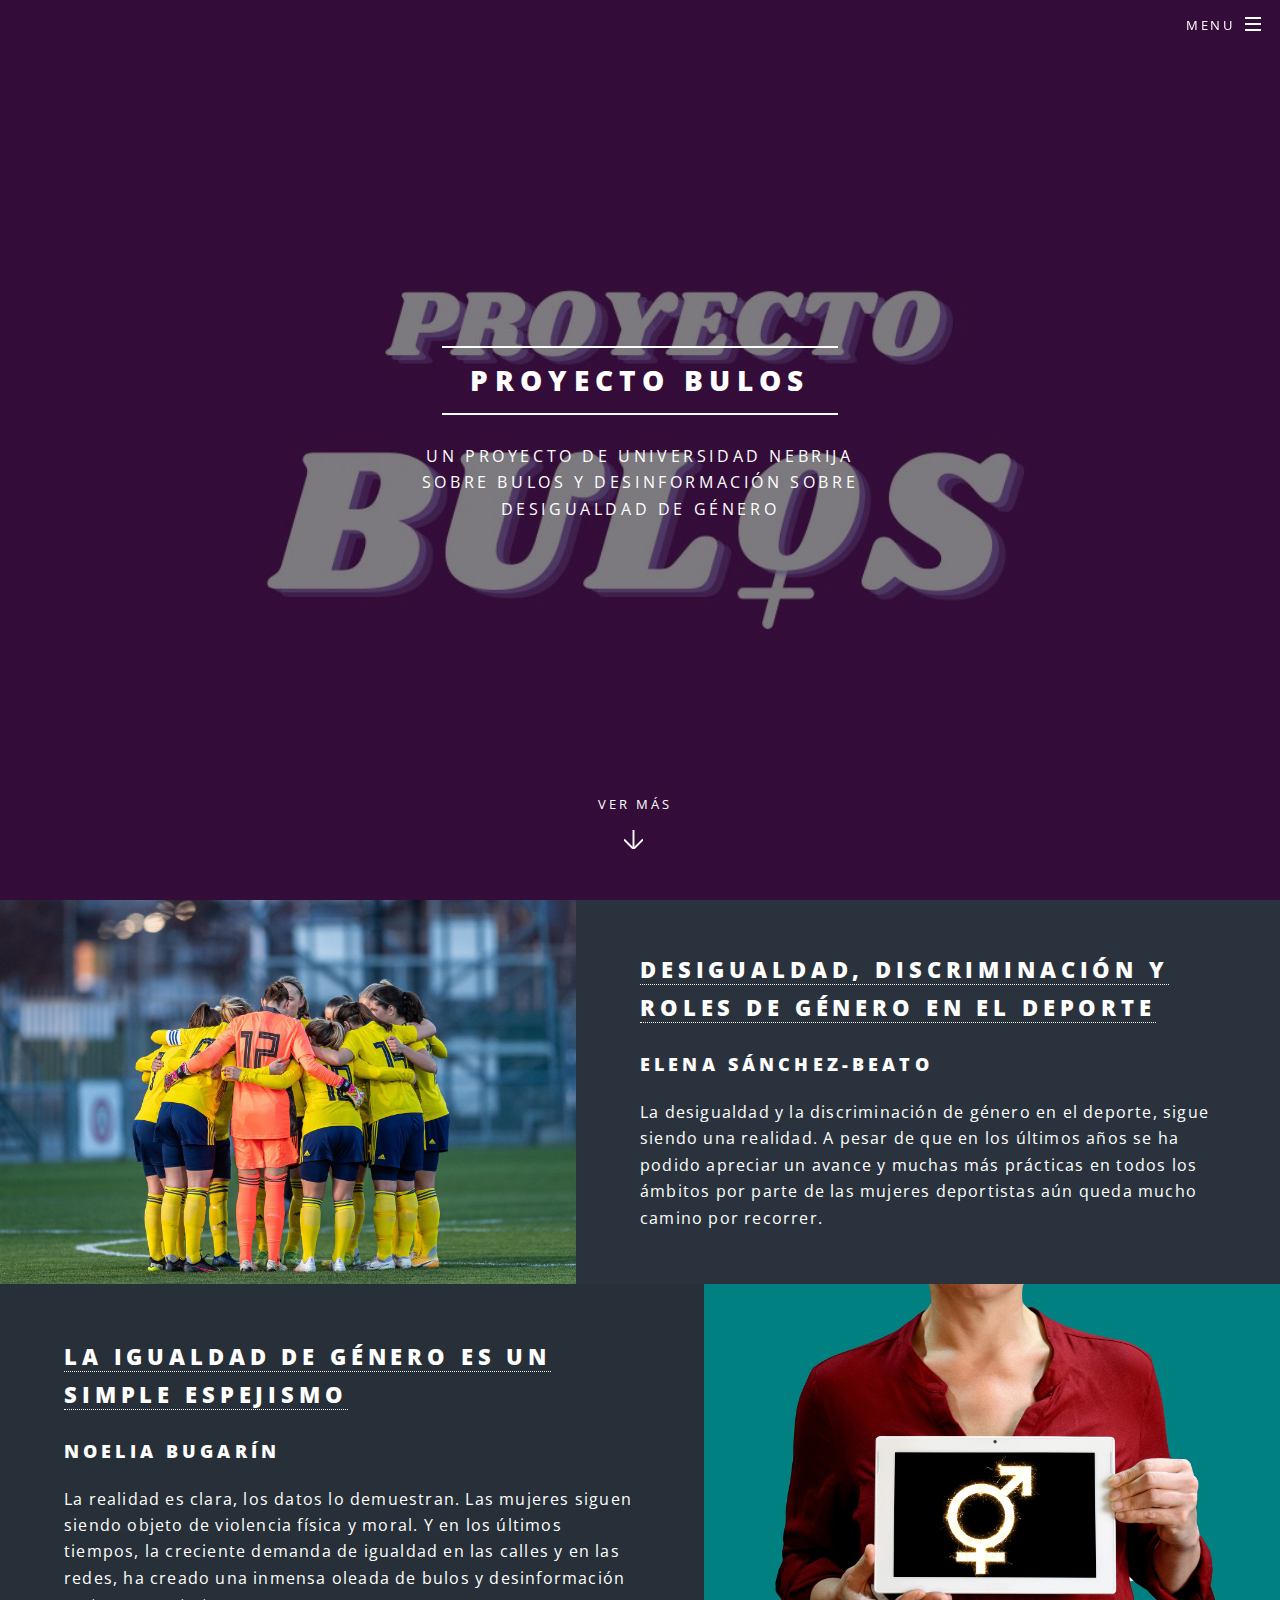
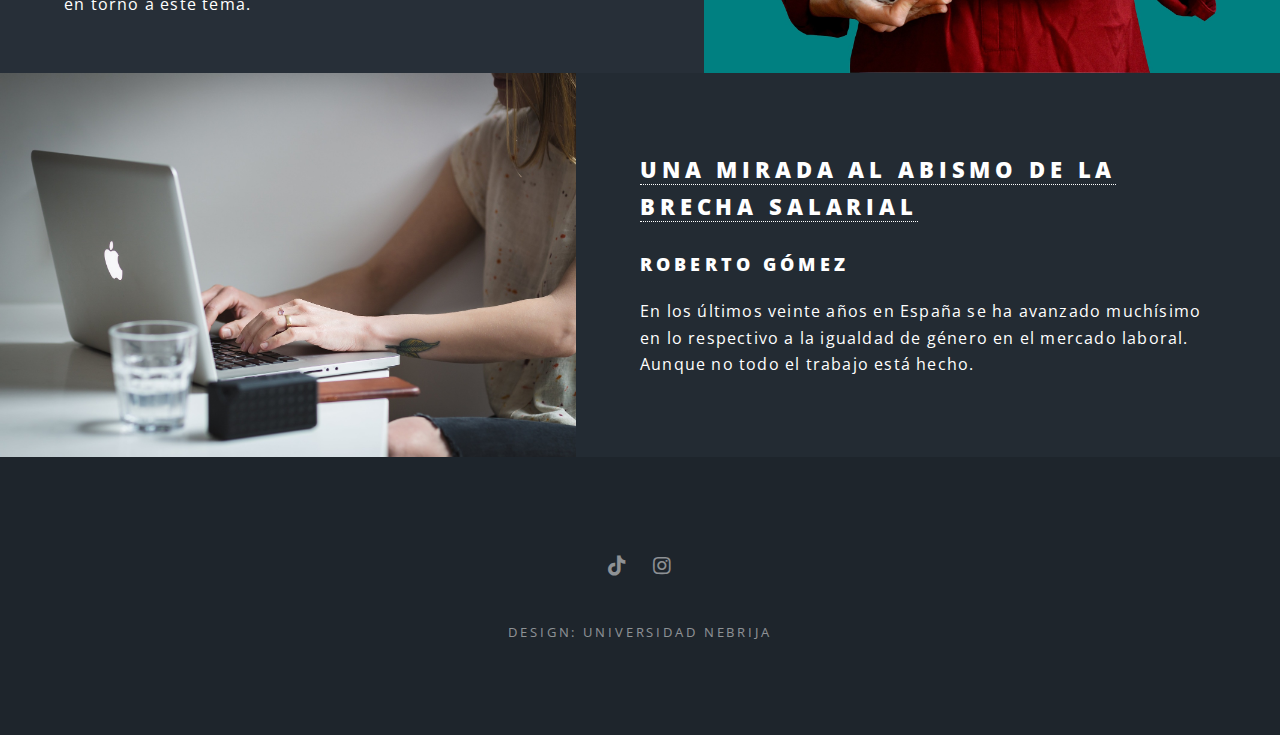
<file: index.html>
<!DOCTYPE HTML>
<!--
	Spectral by HTML5 UP
	html5up.net | @ajlkn
	Free for personal and commercial use under the CCA 3.0 license (html5up.net/license)
-->
<html>
	<head>
		<title>Proyecto Bulos</title>
		<meta charset="utf-8" />
		<meta name="viewport" content="width=device-width, initial-scale=1, user-scalable=no" />
		<meta name="keywords" content="bulos, genero, deporte, brecha salarial, igualdad, desinformacion, desigualdad, discriminacion" />
		<link rel="stylesheet" href="assets/css/main.css" />
		<noscript><link rel="stylesheet" href="assets/css/noscript.css" /></noscript>
	</head>
	<body class="landing is-preload">

		<!-- Page Wrapper -->
			<div id="page-wrapper">

				<!-- Header -->
					<header id="header" class="alt">
						<h1><a href="index.html">Proyecto Bulos</a></h1>
						<nav id="nav">
							<ul>
								<li class="special">
									<a href="#menu" class="menuToggle"><span>Menu</span></a>
									<div id="menu">
										<ul>
											<li><a href="index.html">Proyecto Bulos</a></li>
											<li><a href="desigualdad-discriminacion-roles-genero-deporte.html">Desigualdad, discriminación y roles de género en el deporte</a></li>
											<li><a href="igualdad-genero-simple-espejismo.html">La igualdad de género es un simple espejismo</a></li>
											<li><a href="mirada-abismo-brecha-salarial.html">Una mirada al abismo de la brecha salarial</a></li>
											<li><a href="https://vm.tiktok.com/ZMN6NdBa2/">TikTok</a></li>
											<li><a href="https://www.instagram.com/proyecto_bulos/?igshid=YmMyMTA2M2Y=">Instagram</a></li>
										</ul>
									</div>
								</li>
							</ul>
						</nav>
					</header>

				<!-- Banner -->
					<section id="banner">
						<div class="inner">
							<h2>Proyecto bulos</h2>
							<p>Un proyecto de Universidad Nebrija<br/>
							sobre bulos y desinformación sobre <br/>
							desigualdad de género<br /> </p>
						</div>
						<a href="#two" class="more scrolly">Ver más</a>
					</section>


				<!-- Two -->
					<section id="two" class="wrapper alt style2">
						<section class="spotlight">
							<div class="image"><img src="images/01reporhome.jpg" alt="desigualdad-discriminacion-roles-genero-deporte" /></div><div class="content">
								<h2><a href="desigualdad-discriminacion-roles-genero-deporte.html">Desigualdad, discriminación y roles de género en el deporte</a></h2>
								<h3>Elena Sánchez-Beato</h3>
								<p>La desigualdad y la discriminación de género en el deporte, sigue siendo una realidad. A pesar de que en los últimos años se
								ha podido apreciar un avance y muchas más prácticas en todos los ámbitos por parte de las mujeres deportistas
								aún queda mucho camino por recorrer. </p>
							</div>
						</section>
						<section class="spotlight">
							<div class="image"><img src="images/02reporhome.jpg" alt="igualdad-genero-simple-espejismo" /></div><div class="content">
								<h2><a href="igualdad-genero-simple-espejismo.html">La igualdad de género es un simple espejismo</a></h2>
								<h3>Noelia Bugarín</h3>
								<p>La realidad es clara, los datos lo demuestran. Las mujeres siguen siendo objeto de violencia física y moral. Y en los últimos
								tiempos, la creciente demanda de igualdad en las calles y en las redes, ha creado una inmensa oleada de bulos y
								desinformación en torno a este tema.</p>
							</div>
						</section>
						<section class="spotlight">
							<div class="image"><img src="images/03reporhome.jpg" alt="mirada-abismo-brecha-salarial" /></div><div class="content">
								<h2><a href="mirada-abismo-brecha-salarial.html">Una mirada al abismo de la brecha salarial</a></h2>
								<h3>Roberto Gómez</h3>
								<p>En los últimos veinte años en España se ha avanzado muchísimo en lo respectivo
	              a la igualdad de género en el mercado laboral. Aunque no todo el trabajo está hecho.</p>
							</div>
						</section>
					</section>


				<!-- Footer -->
					<footer id="footer">
						<ul class="icons">
							<li><a href="https://vm.tiktok.com/ZMN6NdBa2/" class="icon brands fa-tiktok"><span class="label">Twitter</span></a></li>
							<li><a href="https://www.instagram.com/proyecto_bulos/?igshid=YmMyMTA2M2Y=" class="icon brands fa-instagram"><span class="label">Instagram</span></a></li>
						</ul>
						<ul class="copyright">
							<li>Design: Universidad Nebrija</li>
						</ul>
					</footer>

			</div>

		<!-- Scripts -->
			<script src="assets/js/jquery.min.js"></script>
			<script src="assets/js/jquery.scrollex.min.js"></script>
			<script src="assets/js/jquery.scrolly.min.js"></script>
			<script src="assets/js/browser.min.js"></script>
			<script src="assets/js/breakpoints.min.js"></script>
			<script src="assets/js/util.js"></script>
			<script src="assets/js/main.js"></script>

	</body>
</html>
</file>
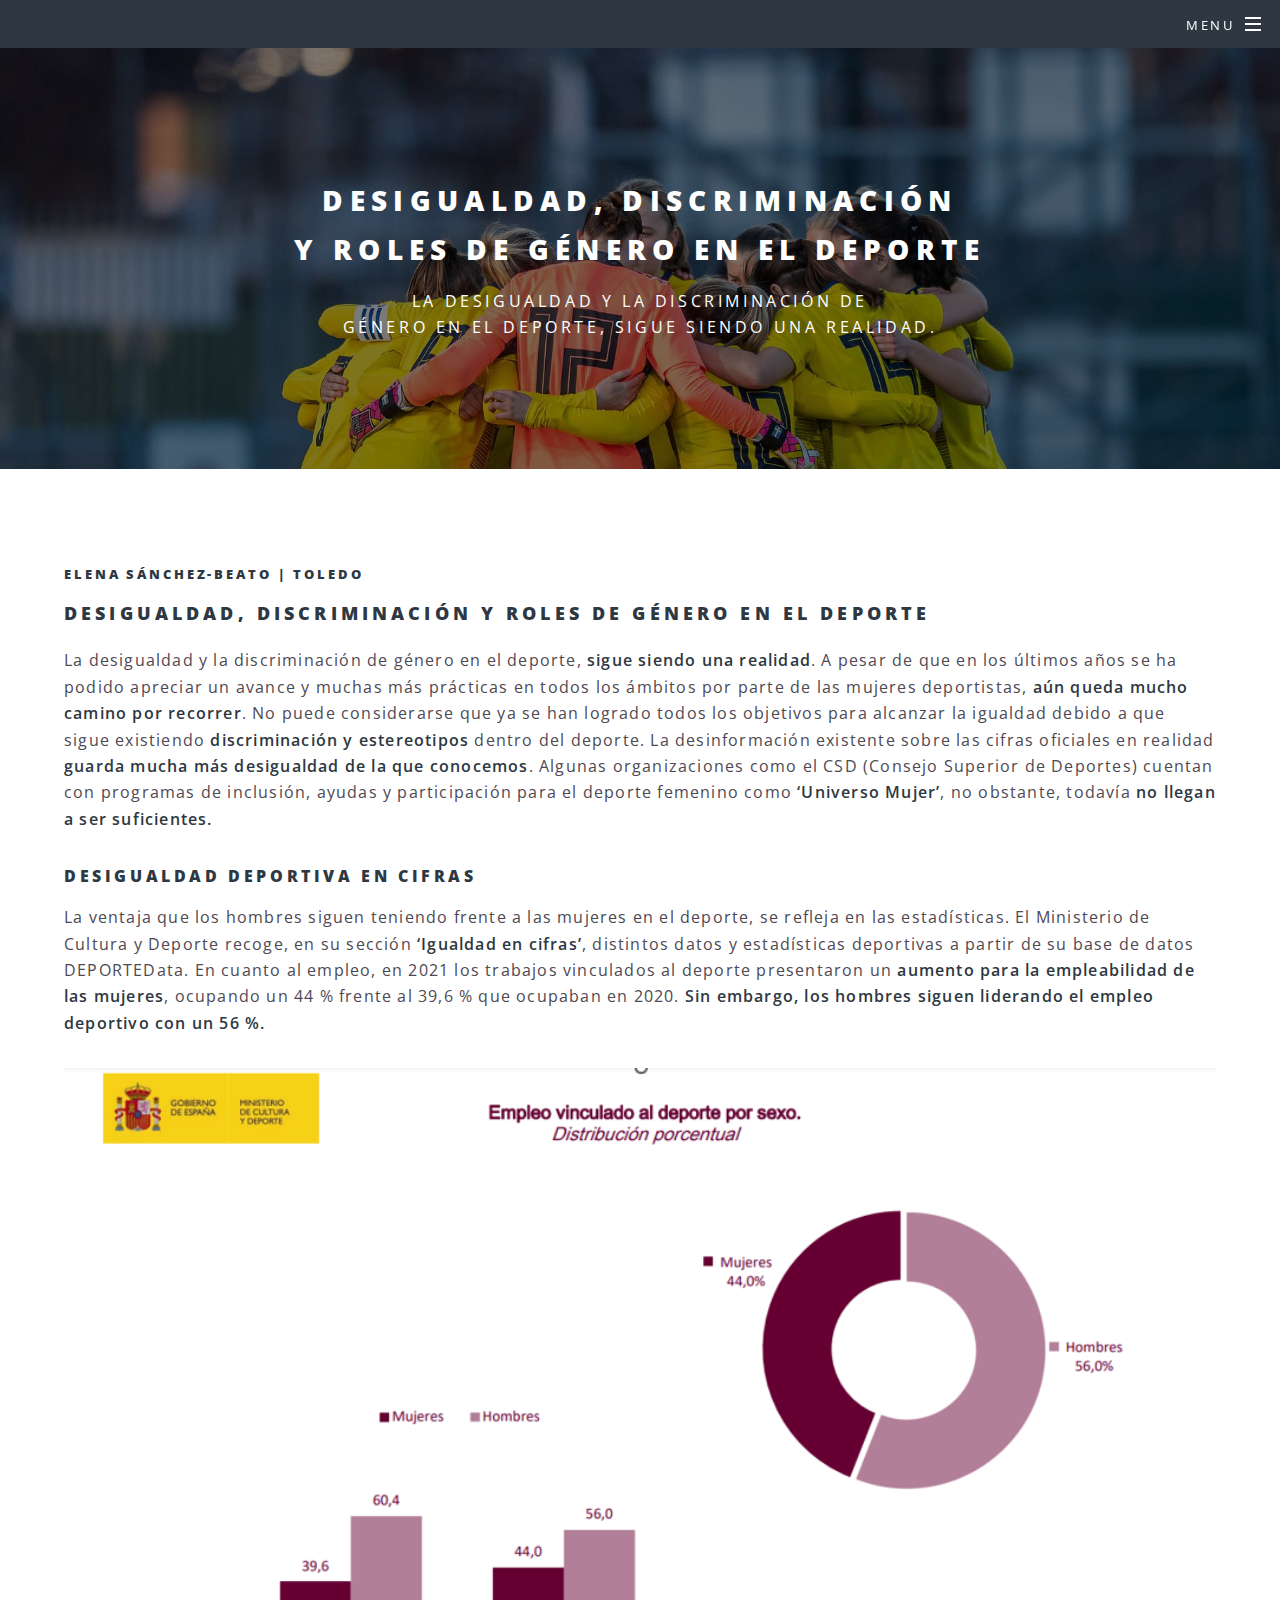
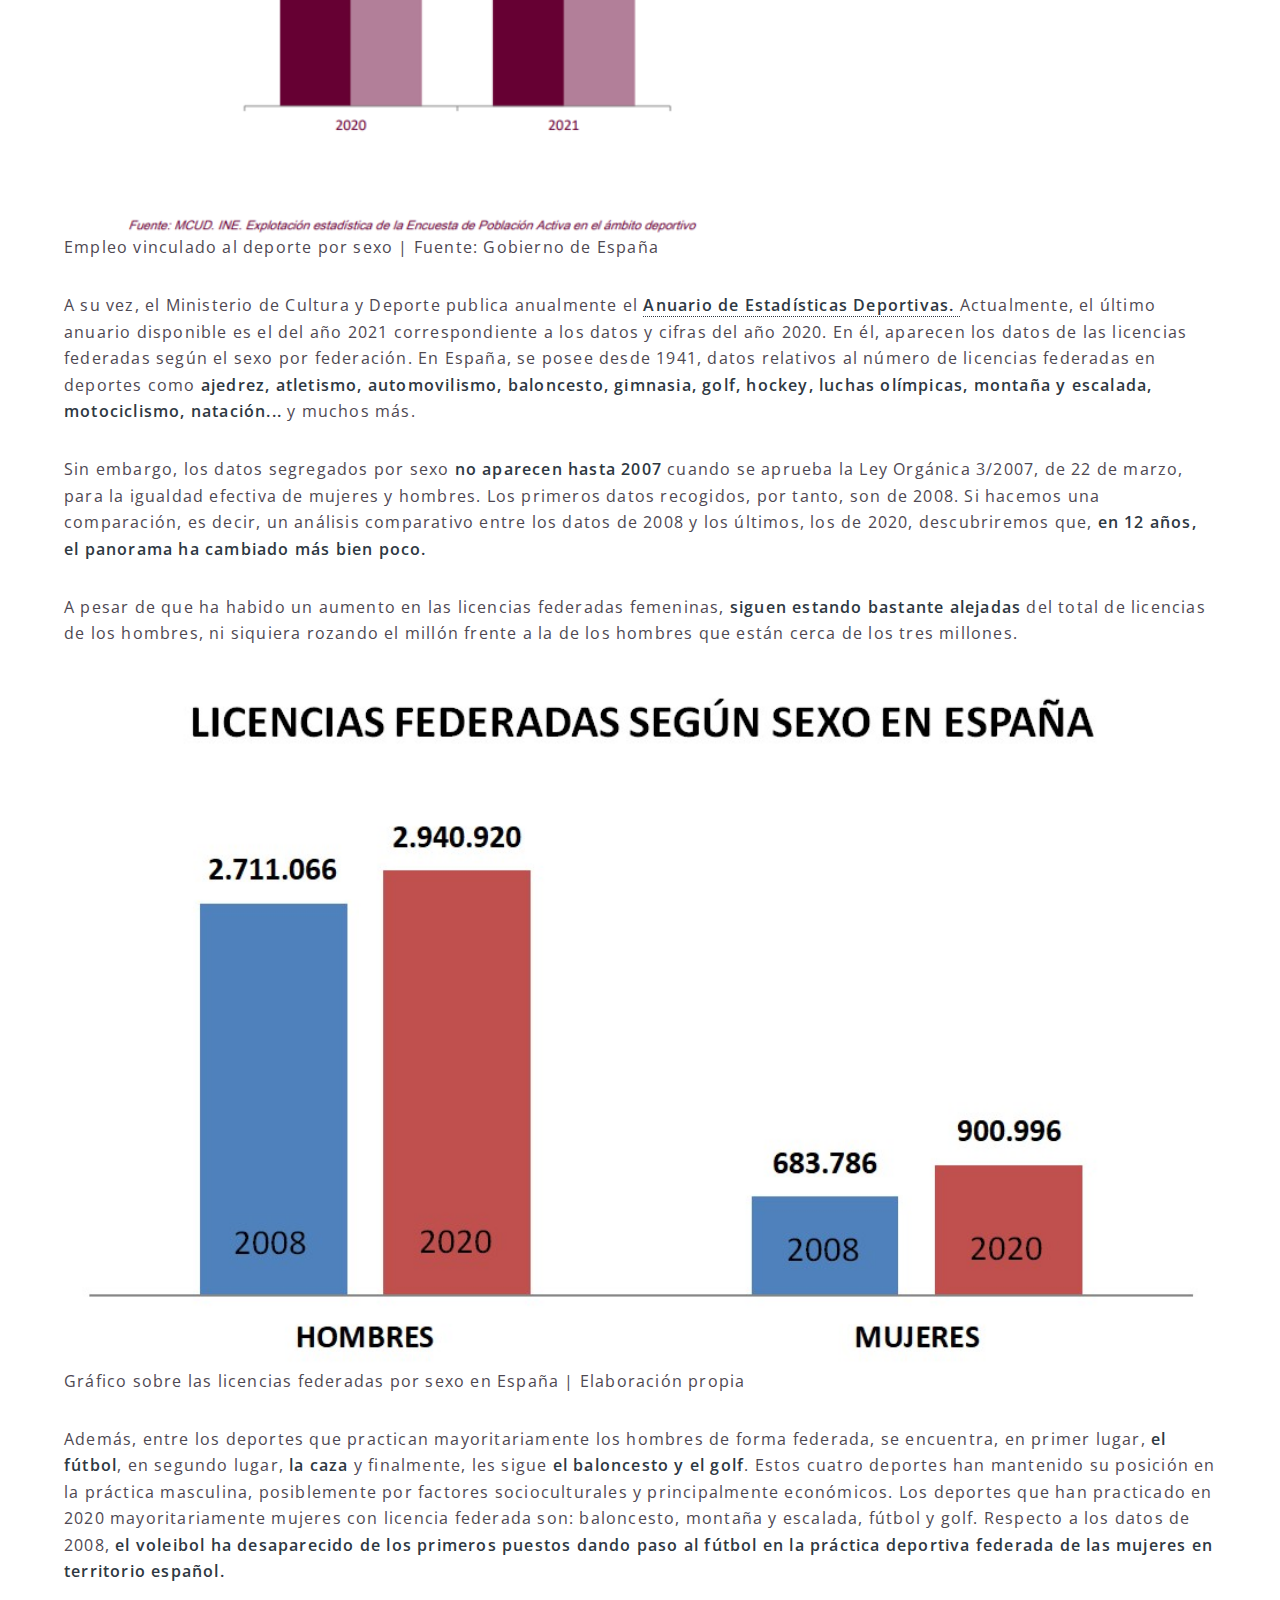
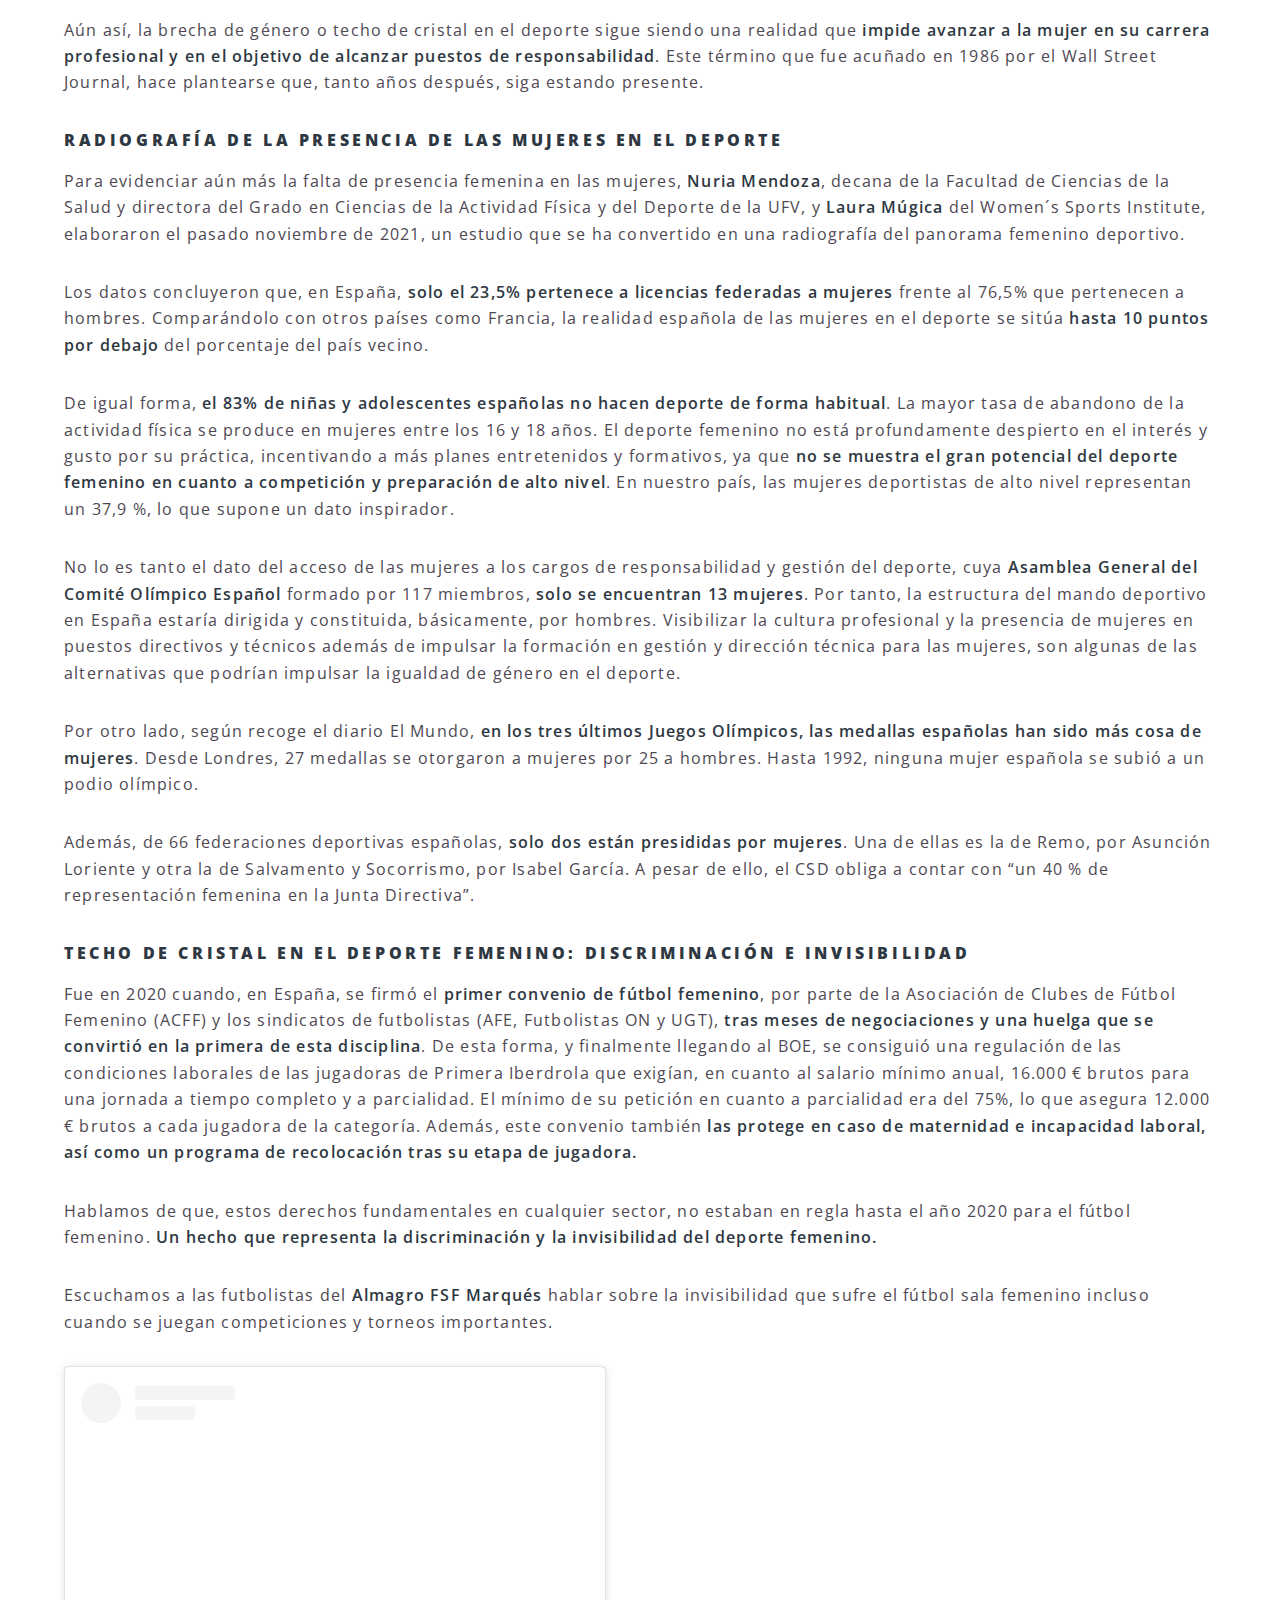
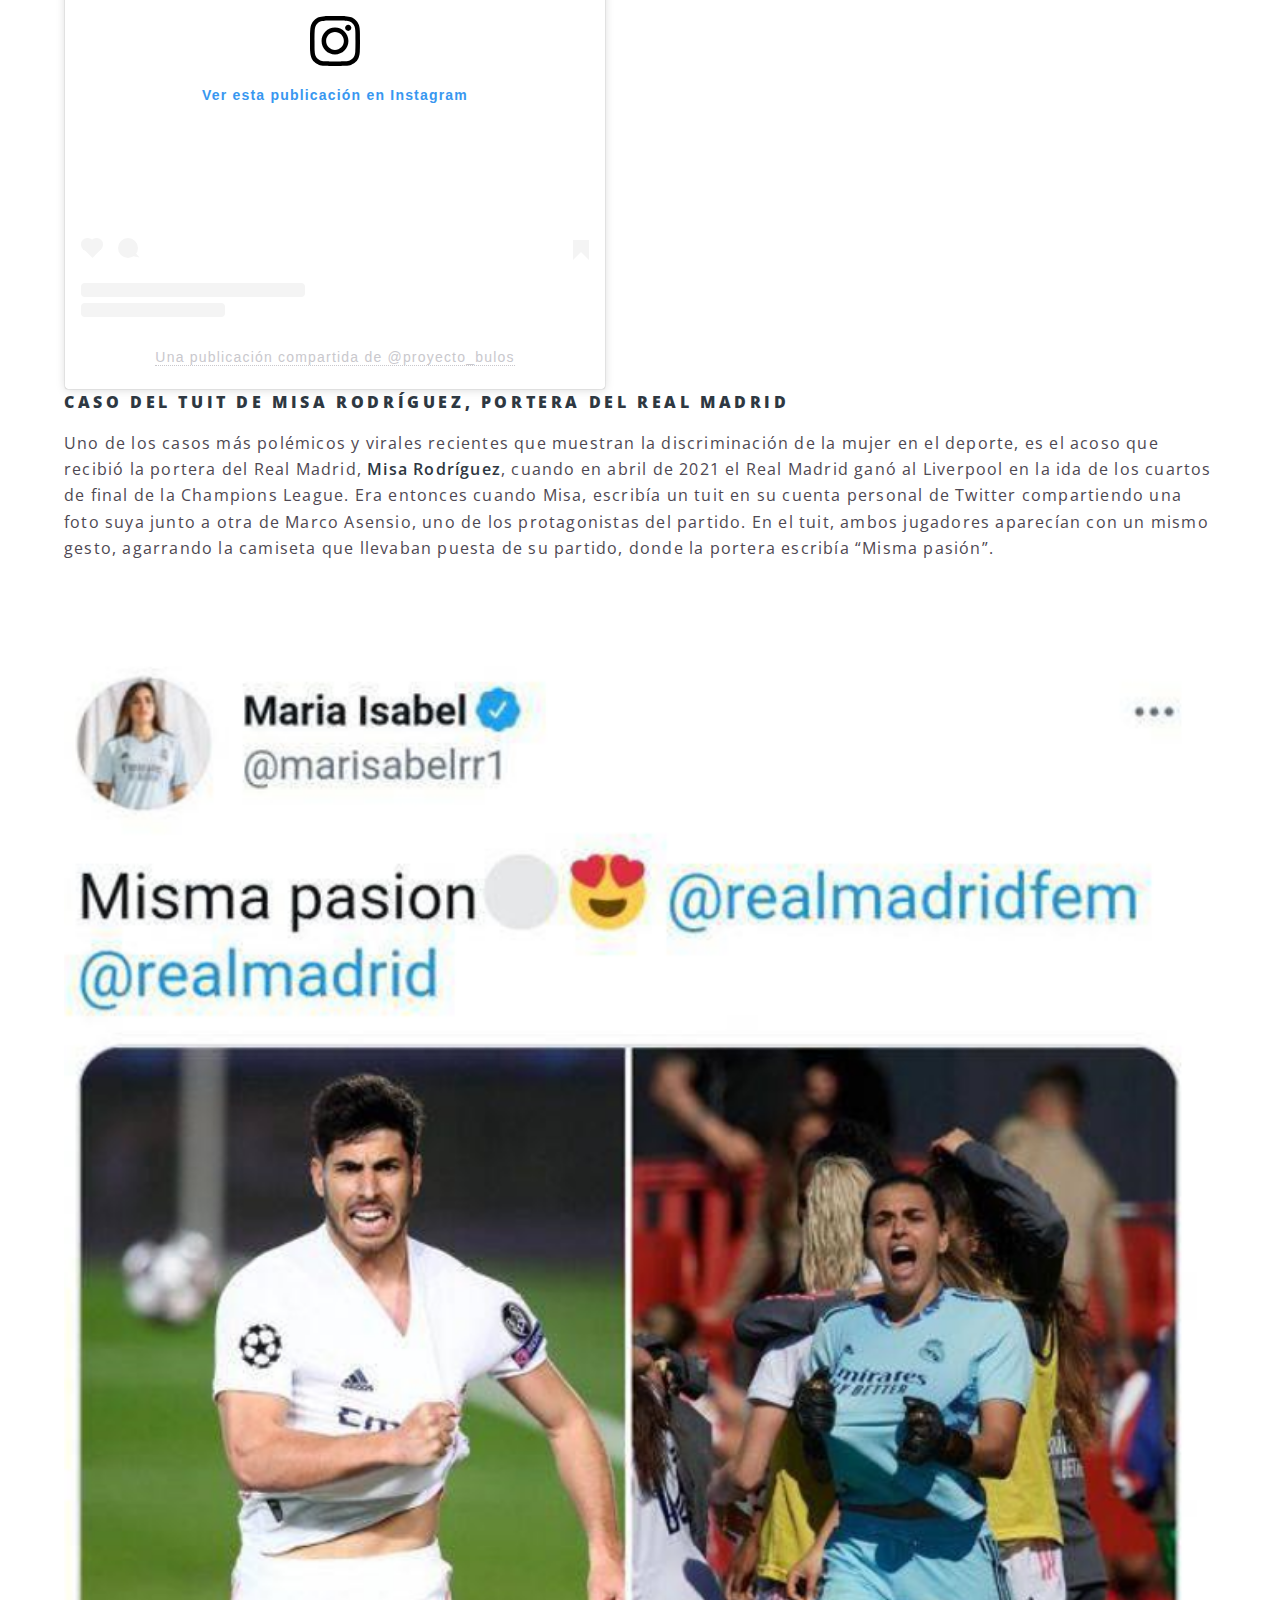
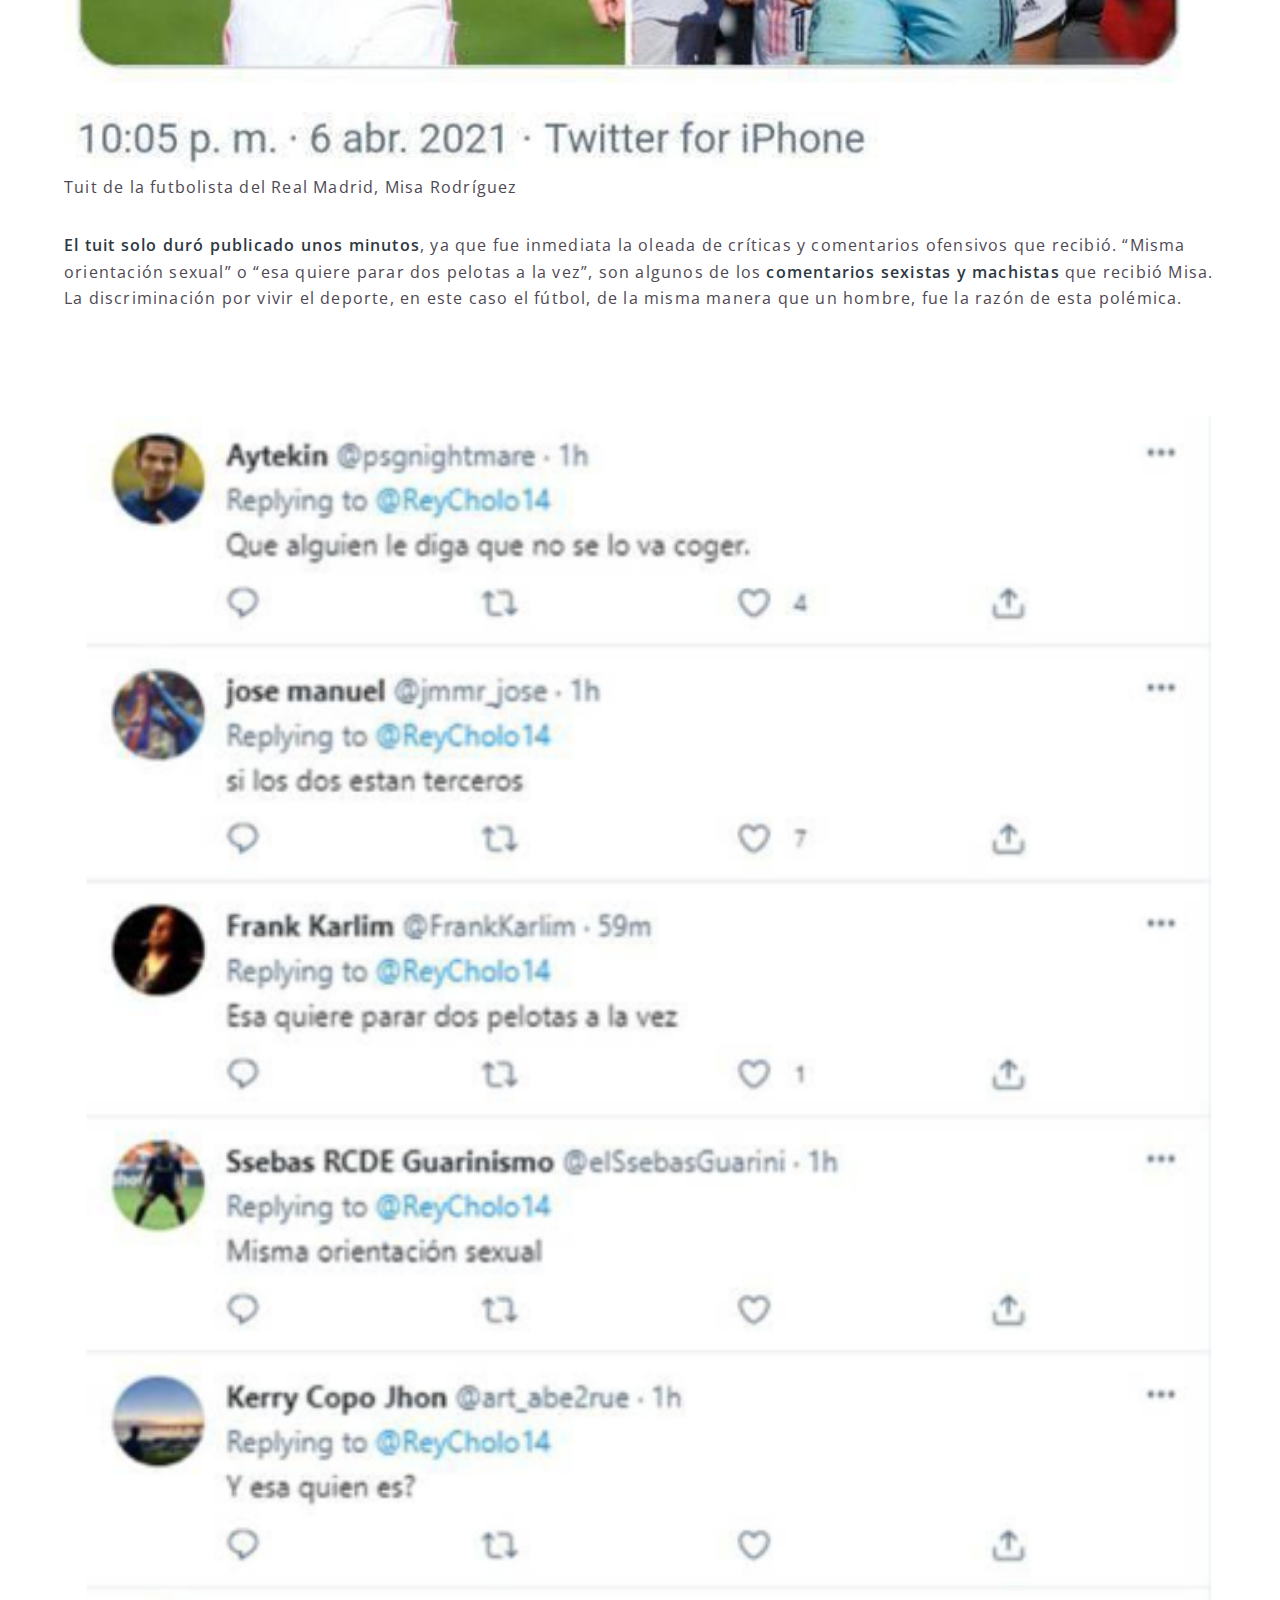
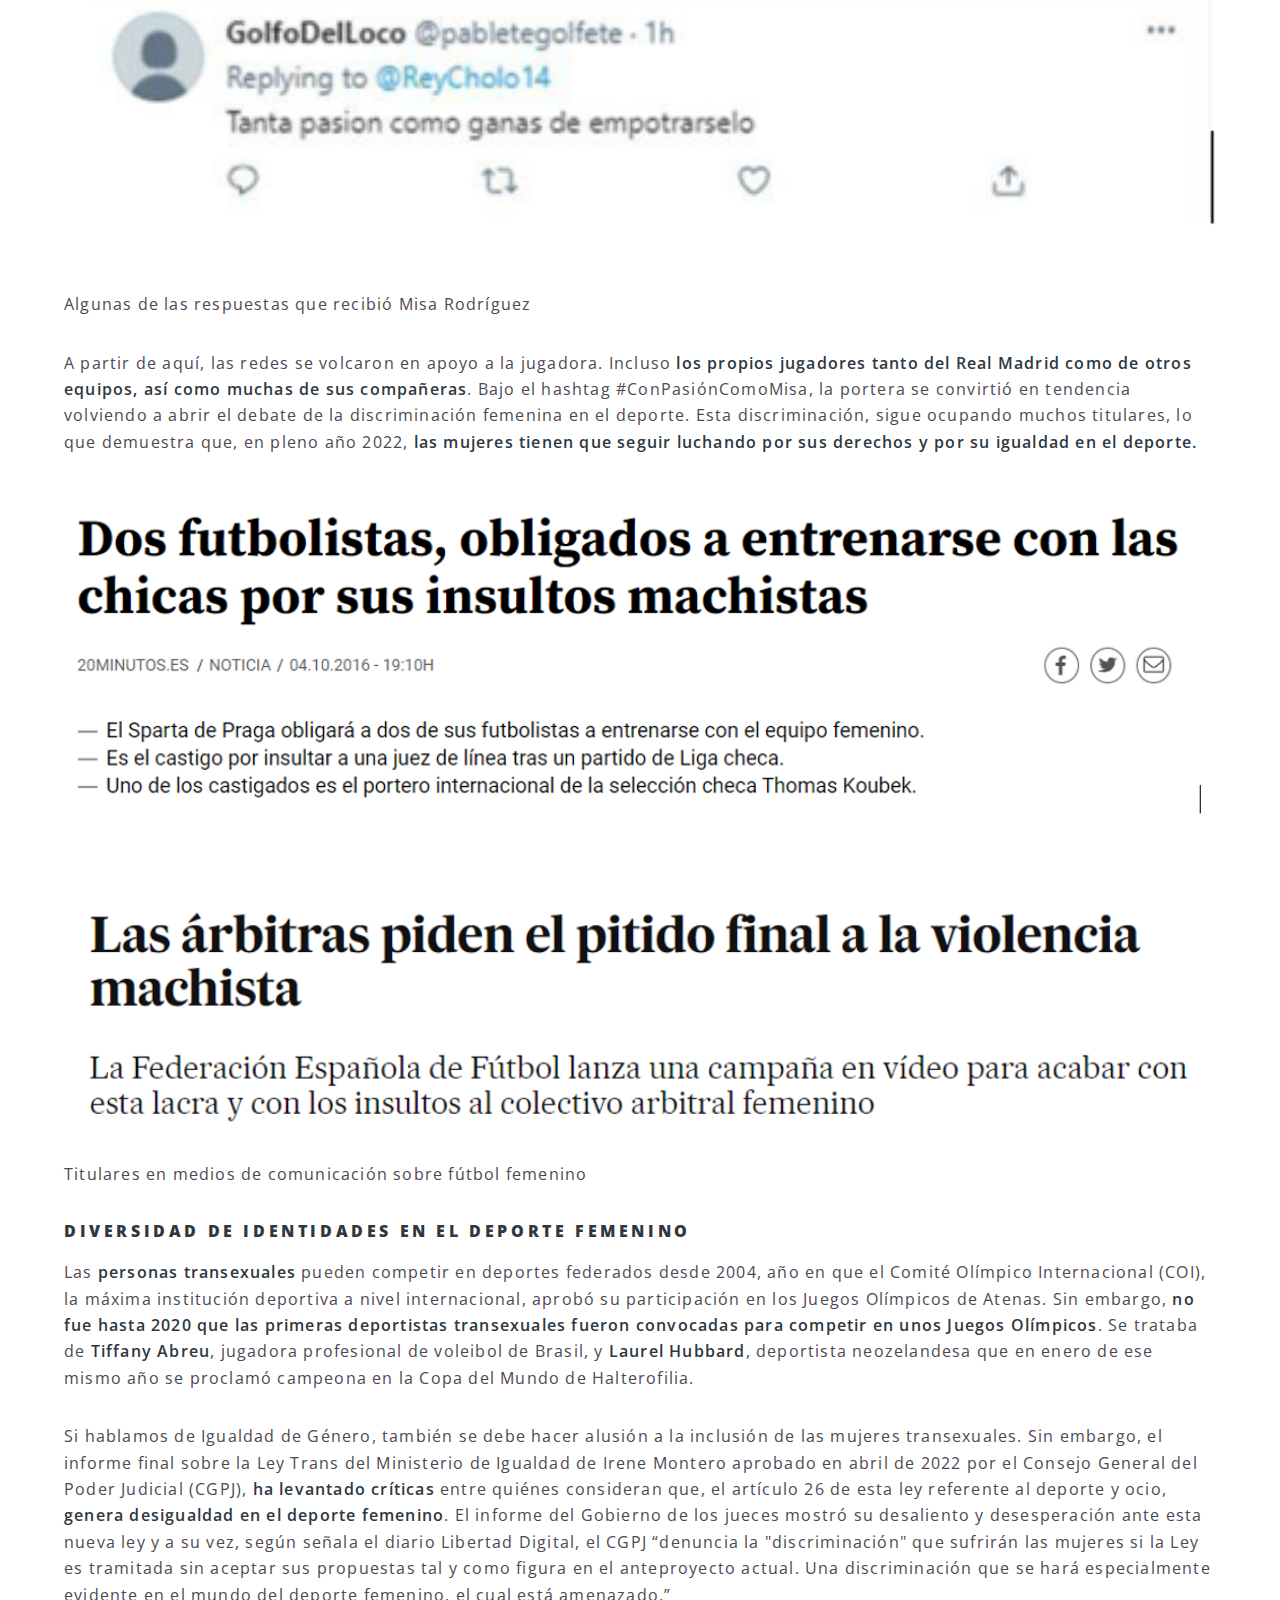
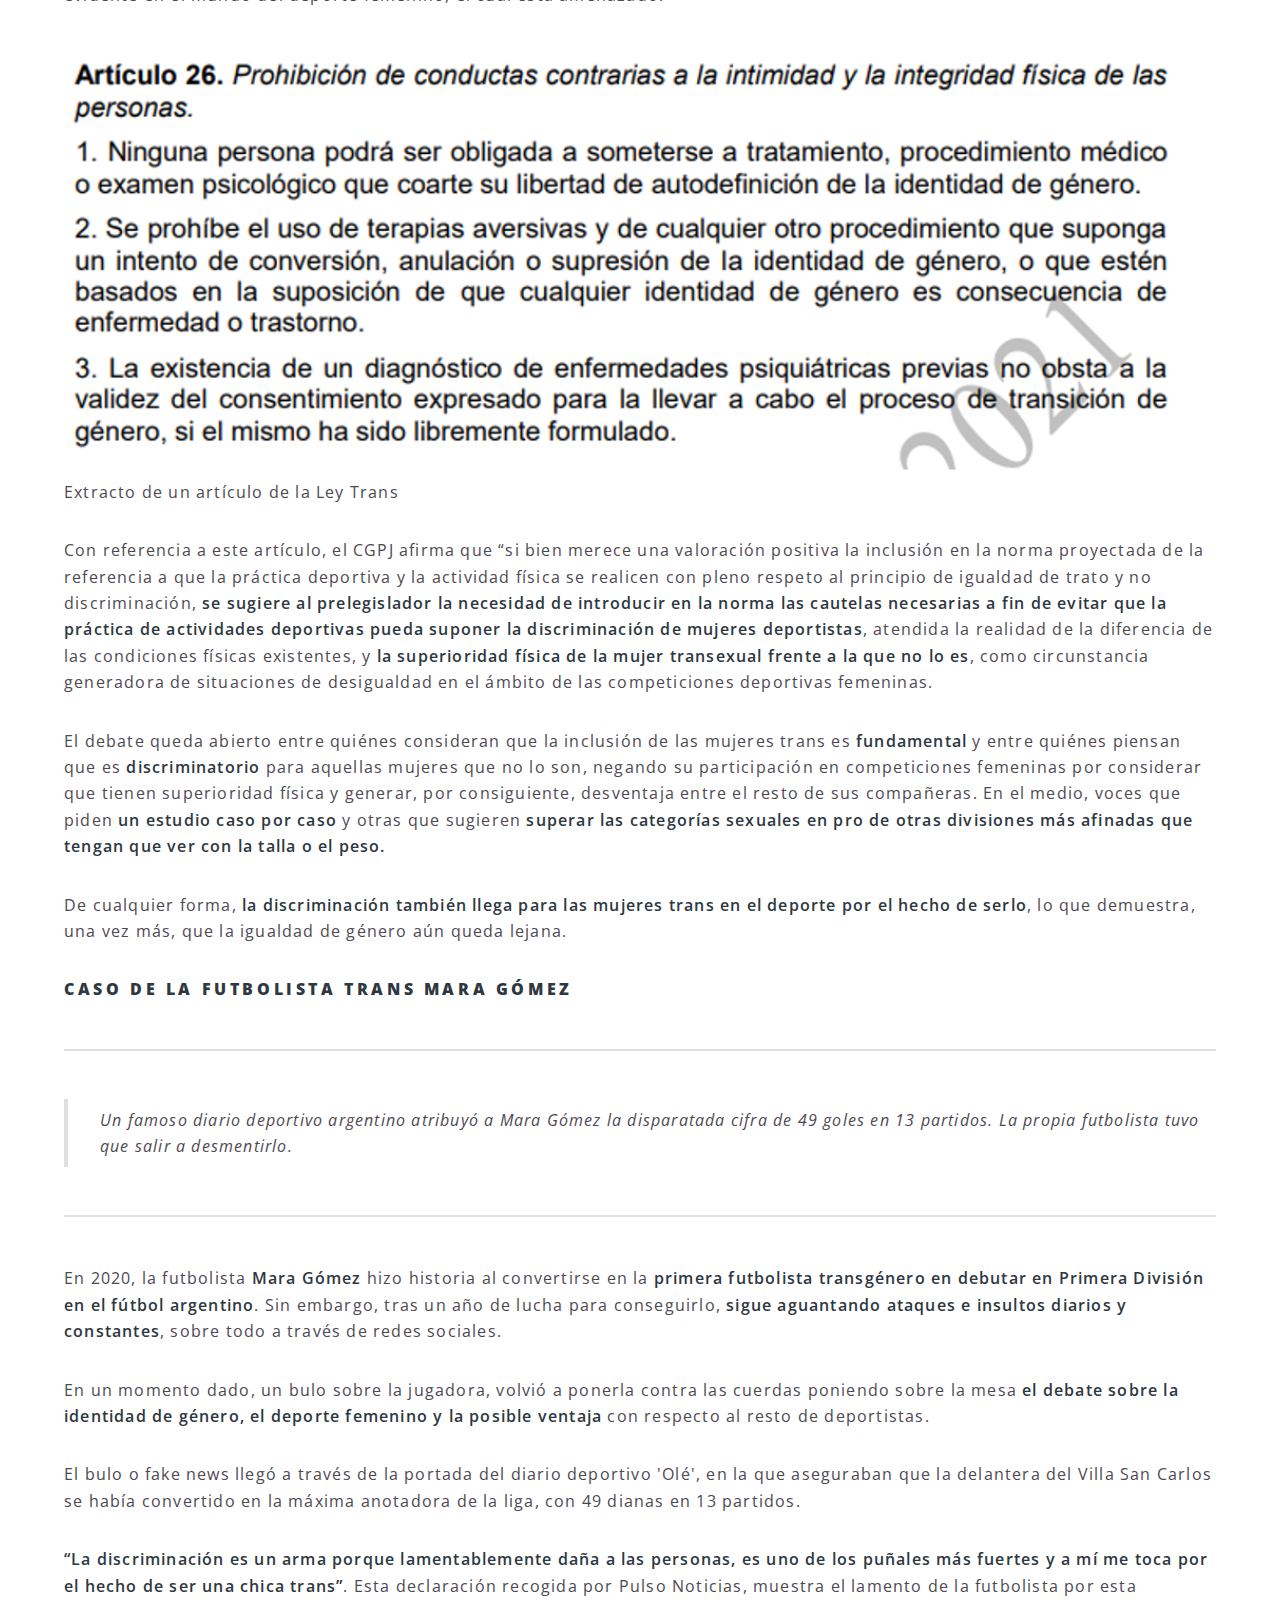
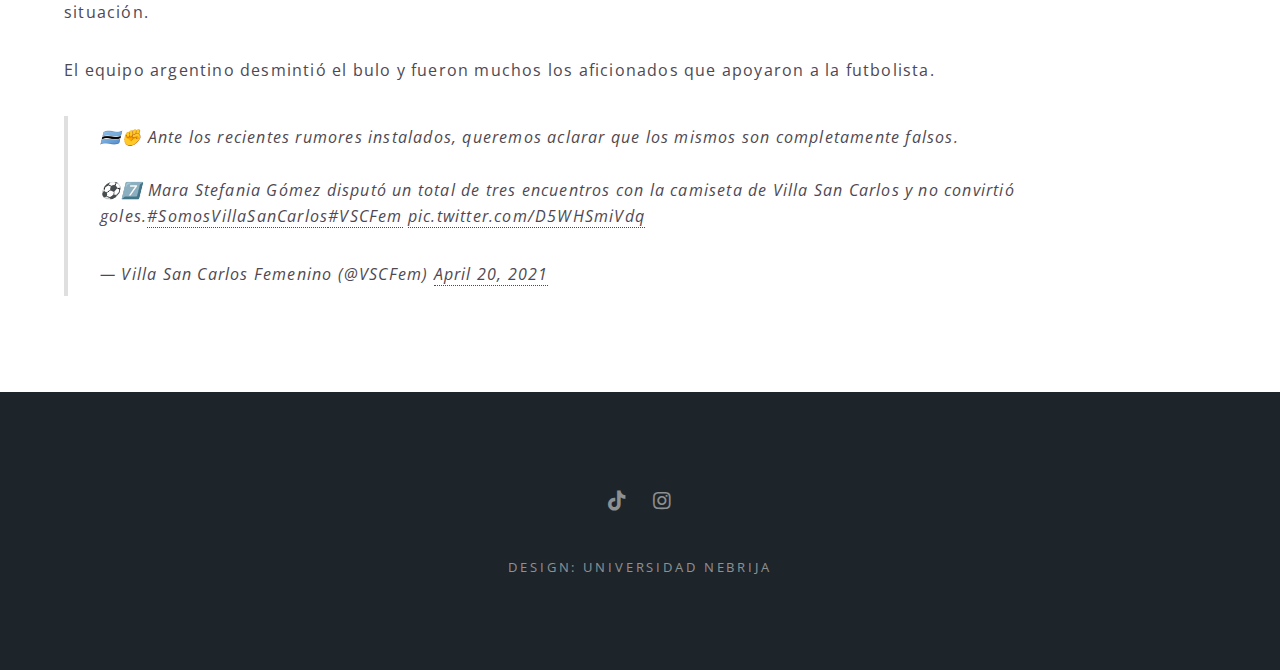
<file: desigualdad-discriminacion-roles-genero-deporte.html>
<!DOCTYPE HTML>
<!--
	Spectral by HTML5 UP
	html5up.net | @ajlkn
	Free for personal and commercial use under the CCA 3.0 license (html5up.net/license)
-->
<html>
	<head>
		<title>Desigualdad, discriminación y roles de género en el deporte</title>
		<meta charset="utf-8" />
		<meta name="viewport" content="width=device-width, initial-scale=1, user-scalable=no" />
		<meta name="keywords" content="bulos, genero, deporte, brecha salarial, igualdad, desinformacion, desigualdad, discriminacion" />
		<link rel="stylesheet" href="assets/css/main.css" />
		<noscript><link rel="stylesheet" href="assets/css/noscript.css" /></noscript>
	</head>
	<body class="is-preload">

		<!-- Page Wrapper -->
			<div id="page-wrapper">

				<!-- Header -->
				<header id="header" class="alt">
					<h1><a href="index.html">Proyecto Bulos</a></h1>
					<nav id="nav">
						<ul>
							<li class="special">
								<a href="#menu" class="menuToggle"><span>Menu</span></a>
								<div id="menu">
									<ul>
										<li><a href="index.html">Proyecto Bulos</a></li>
										<li><a href="desigualdad-discriminacion-roles-genero-deporte.html">Desigualdad, discriminación y roles de género en el deporte</a></li>
										<li><a href="igualdad-genero-simple-espejismo.html">La igualdad de género es un simple espejismo</a></li>
										<li><a href="mirada-abismo-brecha-salarial.html">Una mirada al abismo de la brecha salarial</a></li>
										<li><a href="https://vm.tiktok.com/ZMN6NdBa2/">TikTok</a></li>
										<li><a href="https://www.instagram.com/proyecto_bulos/?igshid=YmMyMTA2M2Y=">Instagram</a></li>
									</ul>
								</div>
							</li>
						</ul>
					</nav>
				</header>

				<!-- Main01 -->
					<article id="main01">
						<header>
							<h2>DESIGUALDAD, DISCRIMINACIÓN<br />
							Y ROLES DE GÉNERO EN EL DEPORTE</h2>
							<p>La desigualdad y la discriminación de <br />
							género en el deporte, sigue siendo una realidad. </p>
						</header>
						<section class="wrapper style5">
							<div class="inner">
								<h5>Elena Sánchez-Beato | Toledo<h5>
								<h3>Desigualdad, discriminación y roles de género en el deporte</h3>
								<p>La desigualdad y la discriminación de género en el deporte, <b>sigue siendo una realidad</b>. A pesar de que en los últimos años se ha podido apreciar un avance y muchas más prácticas en todos los ámbitos por parte de las mujeres deportistas, <b>aún queda mucho camino por recorrer</b>. No puede considerarse que ya se han logrado todos los objetivos para alcanzar la igualdad debido a que sigue existiendo <b>discriminación y estereotipos</b> dentro del deporte. La desinformación existente sobre las cifras oficiales en realidad <b>guarda mucha más desigualdad de la que conocemos</b>. Algunas organizaciones como el CSD (Consejo Superior de Deportes) cuentan con programas de inclusión, ayudas y participación para el deporte femenino como <b>‘Universo Mujer’</b>, no obstante, todavía <b>no llegan a ser suficientes.</b> </p>

								<h4>Desigualdad deportiva en cifras</h4>
								<p>La ventaja que los hombres siguen teniendo frente a las mujeres en el deporte, se refleja en las estadísticas. El Ministerio de Cultura y Deporte recoge, en su sección <b>‘Igualdad en cifras’</b>, distintos datos y estadísticas deportivas a partir de su base de datos DEPORTEData. En cuanto al empleo, en 2021 los trabajos vinculados al deporte presentaron un <b>aumento para la empleabilidad de las mujeres</b>, ocupando un 44 % frente al 39,6 % que ocupaban en 2020. <b>Sin embargo, los hombres siguen liderando el empleo deportivo con un 56 %.</b></p>

								<div class="col-12">
									<span class="image fit">
										<figure>
											<img src="images/02dxt.PNG" alt="grafico-ministerio" />
											<figcaption>Empleo vinculado al deporte por sexo | Fuente: Gobierno de España</figcaption>
										</figure>
									</span>
								</div>

								<p>A su vez, el Ministerio de Cultura y Deporte publica anualmente el <b> <a href= "https://www.culturaydeporte.gob.es/dam/jcr:b24c68ad-75ff-48d0-aa1f-d57075f22e64/anuario-de-estadisticas-deportivas-2021.pdf"> Anuario de Estadísticas Deportivas. </a> </b> Actualmente, el último anuario disponible es el del año 2021 correspondiente a los datos y cifras del año 2020. En él, aparecen los datos de las licencias federadas según el sexo por federación. En España, se posee desde 1941, datos relativos al número de licencias federadas en deportes como <b>ajedrez, atletismo, automovilismo, baloncesto, gimnasia, golf, hockey, luchas olímpicas, montaña y escalada, motociclismo, natación...</b> y muchos más.</p>
								<p>Sin embargo, los datos segregados por sexo <b>no aparecen hasta 2007</b> cuando se aprueba la Ley Orgánica 3/2007, de 22 de marzo, para la igualdad efectiva de mujeres y hombres. Los primeros datos recogidos, por tanto, son de 2008. Si hacemos una comparación, es decir, un análisis comparativo entre los datos de 2008 y los últimos, los de 2020, descubriremos que, <b>en 12 años, el panorama ha cambiado más bien poco.</b> </p>
								<p>A pesar de que ha habido un aumento en las licencias federadas femeninas, <b>siguen estando bastante alejadas</b> del total de licencias de los hombres, ni siquiera rozando el millón frente a la de los hombres que están cerca de los tres millones.</p>

								<div class="col-12">
									<span class="image fit">
										<figure>
											<img src="images/01dxt.jpg" alt="grafico-licencias" />
											<figcaption>Gráfico sobre las licencias federadas por sexo en España | Elaboración propia</figcaption>
										</figure>
									</span>
								</div>

								<p>Además, entre los deportes que practican mayoritariamente los hombres de forma federada, se encuentra, en primer lugar, <b>el fútbol</b>, en segundo lugar, <b>la caza</b> y finalmente, les sigue <b>el baloncesto y el golf</b>. Estos cuatro deportes han mantenido su posición en la práctica masculina, posiblemente por factores socioculturales y principalmente económicos. Los deportes que han practicado en 2020 mayoritariamente mujeres con licencia federada son: baloncesto, montaña y escalada, fútbol y golf. Respecto a los datos de 2008, <b>el voleibol ha desaparecido de los primeros puestos dando paso al fútbol en la práctica deportiva federada de las mujeres en territorio español.</b></p>
								<p>Aún así, la brecha de género o techo de cristal en el deporte sigue siendo una realidad que <b>impide avanzar a la mujer en su carrera profesional y en el objetivo de alcanzar puestos de responsabilidad</b>. Este término que fue acuñado en 1986 por el Wall Street Journal, hace plantearse que, tanto años después, siga estando presente.</p>

								<h4>Radiografía de la presencia de las mujeres en el deporte</h4>
								<p>Para evidenciar aún más la falta de presencia femenina en las mujeres, <b>Nuria Mendoza</b>, decana de la Facultad de Ciencias de la Salud y directora del Grado en Ciencias de la Actividad Física y del Deporte de la UFV, y <b>Laura Múgica</b> del Women´s Sports Institute, elaboraron el pasado noviembre de 2021, un estudio que se ha convertido en una radiografía del panorama femenino deportivo. </p>
								<p>Los datos concluyeron que, en España, <b>solo el 23,5% pertenece a licencias federadas a mujeres</b> frente al 76,5% que pertenecen a hombres. Comparándolo con otros países como Francia, la realidad española de las mujeres en el deporte se sitúa <b>hasta 10 puntos por debajo</b> del porcentaje del país vecino.</p>
								<p>De igual forma, <b>el 83% de niñas y adolescentes españolas no hacen deporte de forma habitual</b>. La mayor tasa de abandono de la actividad física se produce en mujeres entre los 16 y 18 años. El deporte femenino no está profundamente despierto en el interés y gusto por su práctica, incentivando a más planes entretenidos y formativos, ya que <b>no se muestra el gran potencial del deporte femenino en cuanto a competición y preparación de alto nivel</b>. En nuestro país, las mujeres deportistas de alto nivel representan un 37,9 %, lo que supone un dato inspirador. </p>
								<p>No lo es tanto el dato del acceso de las mujeres a los cargos de responsabilidad y gestión del deporte, cuya <b>Asamblea General del Comité Olímpico Español</b> formado por 117 miembros, <b>solo se encuentran 13 mujeres</b>. Por tanto, la estructura del mando deportivo en España estaría dirigida y constituida, básicamente, por hombres. Visibilizar la cultura profesional y la presencia de mujeres en puestos directivos y técnicos además de impulsar la formación en gestión y dirección técnica para las mujeres, son algunas de las alternativas que podrían impulsar la igualdad de género en el deporte.</p>
								Por otro lado, según recoge el diario El Mundo, <b>en los tres últimos Juegos Olímpicos, las medallas españolas han sido más cosa de mujeres</b>. Desde Londres, 27 medallas se otorgaron a mujeres por 25 a hombres. Hasta 1992, ninguna mujer española se subió a un podio olímpico.</p>
								<p>Además, de 66 federaciones deportivas españolas, <b>solo dos están presididas por mujeres</b>. Una de ellas es la de Remo, por Asunción Loriente y otra la de Salvamento y Socorrismo, por Isabel García. A pesar de ello, el CSD obliga a contar con “un 40 % de representación femenina en la Junta Directiva”.</p>

								<h4>Techo de cristal en el deporte femenino: Discriminación e invisibilidad</h4>
								<p>Fue en 2020 cuando, en España, se firmó el <b>primer convenio de fútbol femenino</b>, por parte de la Asociación de Clubes de Fútbol Femenino (ACFF) y los sindicatos de futbolistas (AFE, Futbolistas ON y UGT), <b>tras meses de negociaciones y una huelga que se convirtió en la primera de esta disciplina</b>. De esta forma, y finalmente llegando al BOE, se consiguió una regulación de las condiciones laborales de las jugadoras de Primera Iberdrola que exigían, en cuanto al salario mínimo anual, 16.000 € brutos para una jornada a tiempo completo y a parcialidad. El mínimo de su petición en cuanto a parcialidad era del 75%, lo que asegura 12.000 € brutos a cada jugadora de la categoría. Además, este convenio también <b>las protege en caso de maternidad e incapacidad laboral, así como un programa de recolocación tras su etapa de jugadora.</b></p>
								<p>Hablamos de que, estos derechos fundamentales en cualquier sector, no estaban en regla hasta el año 2020 para el fútbol femenino. <b>Un hecho que representa la discriminación y la invisibilidad del deporte femenino.</b> </p>
								<p>Escuchamos a las futbolistas del <b> Almagro FSF Marqués</b> hablar sobre la invisibilidad que sufre el fútbol sala femenino incluso cuando se juegan competiciones y torneos importantes.</p>
								<blockquote class="instagram-media" data-instgrm-captioned data-instgrm-permalink="https://www.instagram.com/p/CfHZJBFjx7h/" data-instgrm-version="14" style=" background:#FFF; border:0; border-radius:3px; box-shadow:0 0 1px 0 rgba(0,0,0,0.5),0 1px 10px 0 rgba(0,0,0,0.15); margin: 1px; max-width:540px; min-width:326px; padding:0; width:99.375%; width:-webkit-calc(100% - 2px); width:calc(100% - 2px);"><div style="padding:16px;"> <a href="https://www.instagram.com/reel/CfKMwzoj5Vu/?utm_source=ig_embed&amp;utm_campaign=loading" style=" background:#FFFFFF; line-height:0; padding:0 0; text-align:center; text-decoration:none; width:100%;" target="_blank"> <div style=" display: flex; flex-direction: row; align-items: center;"> <div style="background-color: #F4F4F4; border-radius: 50%; flex-grow: 0; height: 40px; margin-right: 14px; width: 40px;"></div> <div style="display: flex; flex-direction: column; flex-grow: 1; justify-content: center;"> <div style=" background-color: #F4F4F4; border-radius: 4px; flex-grow: 0; height: 14px; margin-bottom: 6px; width: 100px;"></div> <div style=" background-color: #F4F4F4; border-radius: 4px; flex-grow: 0; height: 14px; width: 60px;"></div></div></div><div style="padding: 19% 0;"></div> <div style="display:block; height:50px; margin:0 auto 12px; width:50px;"><svg width="50px" height="50px" viewBox="0 0 60 60" version="1.1" xmlns="https://www.w3.org/2000/svg" xmlns:xlink="https://www.w3.org/1999/xlink"><g stroke="none" stroke-width="1" fill="none" fill-rule="evenodd"><g transform="translate(-511.000000, -20.000000)" fill="#000000"><g><path d="M556.869,30.41 C554.814,30.41 553.148,32.076 553.148,34.131 C553.148,36.186 554.814,37.852 556.869,37.852 C558.924,37.852 560.59,36.186 560.59,34.131 C560.59,32.076 558.924,30.41 556.869,30.41 M541,60.657 C535.114,60.657 530.342,55.887 530.342,50 C530.342,44.114 535.114,39.342 541,39.342 C546.887,39.342 551.658,44.114 551.658,50 C551.658,55.887 546.887,60.657 541,60.657 M541,33.886 C532.1,33.886 524.886,41.1 524.886,50 C524.886,58.899 532.1,66.113 541,66.113 C549.9,66.113 557.115,58.899 557.115,50 C557.115,41.1 549.9,33.886 541,33.886 M565.378,62.101 C565.244,65.022 564.756,66.606 564.346,67.663 C563.803,69.06 563.154,70.057 562.106,71.106 C561.058,72.155 560.06,72.803 558.662,73.347 C557.607,73.757 556.021,74.244 553.102,74.378 C549.944,74.521 548.997,74.552 541,74.552 C533.003,74.552 532.056,74.521 528.898,74.378 C525.979,74.244 524.393,73.757 523.338,73.347 C521.94,72.803 520.942,72.155 519.894,71.106 C518.846,70.057 518.197,69.06 517.654,67.663 C517.244,66.606 516.755,65.022 516.623,62.101 C516.479,58.943 516.448,57.996 516.448,50 C516.448,42.003 516.479,41.056 516.623,37.899 C516.755,34.978 517.244,33.391 517.654,32.338 C518.197,30.938 518.846,29.942 519.894,28.894 C520.942,27.846 521.94,27.196 523.338,26.654 C524.393,26.244 525.979,25.756 528.898,25.623 C532.057,25.479 533.004,25.448 541,25.448 C548.997,25.448 549.943,25.479 553.102,25.623 C556.021,25.756 557.607,26.244 558.662,26.654 C560.06,27.196 561.058,27.846 562.106,28.894 C563.154,29.942 563.803,30.938 564.346,32.338 C564.756,33.391 565.244,34.978 565.378,37.899 C565.522,41.056 565.552,42.003 565.552,50 C565.552,57.996 565.522,58.943 565.378,62.101 M570.82,37.631 C570.674,34.438 570.167,32.258 569.425,30.349 C568.659,28.377 567.633,26.702 565.965,25.035 C564.297,23.368 562.623,22.342 560.652,21.575 C558.743,20.834 556.562,20.326 553.369,20.18 C550.169,20.033 549.148,20 541,20 C532.853,20 531.831,20.033 528.631,20.18 C525.438,20.326 523.257,20.834 521.349,21.575 C519.376,22.342 517.703,23.368 516.035,25.035 C514.368,26.702 513.342,28.377 512.574,30.349 C511.834,32.258 511.326,34.438 511.181,37.631 C511.035,40.831 511,41.851 511,50 C511,58.147 511.035,59.17 511.181,62.369 C511.326,65.562 511.834,67.743 512.574,69.651 C513.342,71.625 514.368,73.296 516.035,74.965 C517.703,76.634 519.376,77.658 521.349,78.425 C523.257,79.167 525.438,79.673 528.631,79.82 C531.831,79.965 532.853,80.001 541,80.001 C549.148,80.001 550.169,79.965 553.369,79.82 C556.562,79.673 558.743,79.167 560.652,78.425 C562.623,77.658 564.297,76.634 565.965,74.965 C567.633,73.296 568.659,71.625 569.425,69.651 C570.167,67.743 570.674,65.562 570.82,62.369 C570.966,59.17 571,58.147 571,50 C571,41.851 570.966,40.831 570.82,37.631"></path></g></g></g></svg></div><div style="padding-top: 8px;"> <div style=" color:#3897f0; font-family:Arial,sans-serif; font-size:14px; font-style:normal; font-weight:550; line-height:18px;">Ver esta publicación en Instagram</div></div><div style="padding: 12.5% 0;"></div> <div style="display: flex; flex-direction: row; margin-bottom: 14px; align-items: center;"><div> <div style="background-color: #F4F4F4; border-radius: 50%; height: 12.5px; width: 12.5px; transform: translateX(0px) translateY(7px);"></div> <div style="background-color: #F4F4F4; height: 12.5px; transform: rotate(-45deg) translateX(3px) translateY(1px); width: 12.5px; flex-grow: 0; margin-right: 14px; margin-left: 2px;"></div> <div style="background-color: #F4F4F4; border-radius: 50%; height: 12.5px; width: 12.5px; transform: translateX(9px) translateY(-18px);"></div></div><div style="margin-left: 8px;"> <div style=" background-color: #F4F4F4; border-radius: 50%; flex-grow: 0; height: 20px; width: 20px;"></div> <div style=" width: 0; height: 0; border-top: 2px solid transparent; border-left: 6px solid #f4f4f4; border-bottom: 2px solid transparent; transform: translateX(16px) translateY(-4px) rotate(30deg)"></div></div><div style="margin-left: auto;"> <div style=" width: 0px; border-top: 8px solid #F4F4F4; border-right: 8px solid transparent; transform: translateY(16px);"></div> <div style=" background-color: #F4F4F4; flex-grow: 0; height: 12px; width: 16px; transform: translateY(-4px);"></div> <div style=" width: 0; height: 0; border-top: 8px solid #F4F4F4; border-left: 8px solid transparent; transform: translateY(-4px) translateX(8px);"></div></div></div> <div style="display: flex; flex-direction: column; flex-grow: 1; justify-content: center; margin-bottom: 24px;"> <div style=" background-color: #F4F4F4; border-radius: 4px; flex-grow: 0; height: 14px; margin-bottom: 6px; width: 224px;"></div> <div style=" background-color: #F4F4F4; border-radius: 4px; flex-grow: 0; height: 14px; width: 144px;"></div></div></a><p style=" color:#c9c8cd; font-family:Arial,sans-serif; font-size:14px; line-height:17px; margin-bottom:0; margin-top:8px; overflow:hidden; padding:8px 0 7px; text-align:center; text-overflow:ellipsis; white-space:nowrap;"><a href="https://www.instagram.com/reel/CfKMwzoj5Vu/?utm_source=ig_embed&amp;utm_campaign=loading" style=" color:#c9c8cd; font-family:Arial,sans-serif; font-size:14px; font-style:normal; font-weight:normal; line-height:17px; text-decoration:none;" target="_blank">Una publicación compartida de @proyecto_bulos</a></p></div></blockquote> <script async src="//www.instagram.com/embed.js"></script>
								<h4>Caso del tuit de Misa Rodríguez, portera del Real Madrid</h4>
								<p>Uno de los casos más polémicos y virales recientes que muestran la discriminación de la mujer en el deporte, es el acoso que recibió la portera del Real Madrid, <b>Misa Rodríguez</b>, cuando en abril de 2021 el Real Madrid ganó al Liverpool en la ida de los cuartos de final de la Champions League. Era entonces cuando Misa, escribía un tuit en su cuenta personal de Twitter compartiendo una foto suya junto a otra de Marco Asensio, uno de los protagonistas del partido. En el tuit, ambos jugadores aparecían con un mismo gesto, agarrando la camiseta que llevaban puesta de su partido, donde la portera escribía “Misma pasión”.</p>

								<div class="col-12">
									<span class="image fit">
										<figure>
											<img src="images/03dxt.PNG" alt="tuit-misa" />
											<figcaption>Tuit de la futbolista del Real Madrid, Misa Rodríguez</figcaption>
										</figure>
									</span>
								</div>


								<p><b>El tuit solo duró publicado unos minutos</b>, ya que fue inmediata la oleada de críticas y comentarios ofensivos que recibió. “Misma orientación sexual” o “esa quiere parar dos pelotas a la vez”, son algunos de los <b>comentarios sexistas y machistas</b> que recibió Misa. La discriminación por vivir el deporte, en este caso el fútbol, de la misma manera que un hombre, fue la razón de esta polémica.</p>

								<div class="col-12">
									<span class="image fit">
										<figure>
											<img src="images/04dxt.PNG" alt="respuestas-misa" />
											<figcaption>Algunas de las respuestas que recibió Misa Rodríguez</figcaption>
										</figure>
									</span>
								</div>


								<p>A partir de aquí, las redes se volcaron en apoyo a la jugadora. Incluso <b>los propios jugadores tanto del Real Madrid como de otros equipos, así como muchas de sus compañeras</b>. Bajo el hashtag #ConPasiónComoMisa, la portera se convirtió en tendencia volviendo a abrir el debate de la discriminación femenina en el deporte. Esta discriminación, sigue ocupando muchos titulares, lo que demuestra que, en pleno año 2022, <b>las mujeres tienen que seguir luchando por sus derechos y por su igualdad en el deporte.</b></p>

								<div class="col-12">
									<span class="image fit">
										<figure>
											<img src="images/05dxt.PNG" alt="titular-01" />
											<img src="images/06dxt.PNG" alt="titular-02" />
											<figcaption>Titulares en medios de comunicación sobre fútbol femenino</figcaption>
										</figure>
									</span>
								</div>

								<h4>Diversidad de identidades en el deporte femenino</h4>
								<p>Las <b>personas transexuales</b> pueden competir en deportes federados desde 2004, año en que el Comité Olímpico Internacional (COI), la máxima institución deportiva a nivel internacional, aprobó su participación en los Juegos Olímpicos de Atenas. Sin embargo, <b>no fue hasta 2020 que las primeras deportistas transexuales fueron convocadas para competir en unos Juegos Olímpicos</b>. Se trataba de <b>Tiffany Abreu</b>, jugadora profesional de voleibol de Brasil, y <b>Laurel Hubbard</b>, deportista neozelandesa que en enero de ese mismo año se proclamó campeona en la Copa del Mundo de Halterofilia.</p>
								<p>Si hablamos de Igualdad de Género, también se debe hacer alusión a la inclusión de las mujeres transexuales. Sin embargo, el informe final sobre la Ley Trans del Ministerio de Igualdad de Irene Montero aprobado en abril de 2022 por el Consejo General del Poder Judicial (CGPJ), <b>ha levantado críticas</b> entre quiénes consideran que, el artículo 26 de esta ley referente al deporte y ocio, <b>genera desigualdad en el deporte femenino</b>. El informe del Gobierno de los jueces mostró su desaliento y desesperación ante esta nueva ley y a su vez, según señala el diario Libertad Digital, el CGPJ “denuncia la "discriminación" que sufrirán las mujeres si la Ley es tramitada sin aceptar sus propuestas tal y como figura en el anteproyecto actual. Una discriminación que se hará especialmente evidente en el mundo del deporte femenino, el cual está amenazado.” </p>

								<div class="col-12">
									<span class="image fit">
										<figure>
											<img src="images/07dxt.PNG" alt="extracto-ley" />
											<figcaption>Extracto de un artículo de la Ley Trans</figcaption>
										</figure>
									</span>
								</div>


								<p>Con referencia a este artículo, el CGPJ afirma que “si bien merece una valoración positiva la inclusión en la norma proyectada de la referencia a que la práctica deportiva y la actividad física se realicen con pleno respeto al principio de igualdad de trato y no discriminación, <b>se sugiere al prelegislador la necesidad de introducir en la norma las cautelas necesarias a fin de evitar que la práctica de actividades deportivas pueda suponer la discriminación de mujeres deportistas</b>, atendida la realidad de la diferencia de las condiciones físicas existentes, y <b>la superioridad física de la mujer transexual frente a la que no lo es</b>, como circunstancia generadora de situaciones de desigualdad en el ámbito de las competiciones deportivas femeninas.</p>
								<p>El debate queda abierto entre quiénes consideran que la inclusión de las mujeres trans es <b>fundamental</b> y entre quiénes piensan que es <b>discriminatorio</b> para aquellas mujeres que no lo son, negando su participación en competiciones femeninas por considerar que tienen superioridad física y generar, por consiguiente, desventaja entre el resto de sus compañeras. En el medio, voces que piden <b>un estudio caso por caso</b> y otras que sugieren <b>superar las categorías sexuales en pro de otras divisiones más afinadas que tengan que ver con la talla o el peso.</b></p>
								<p>De cualquier forma, <b>la discriminación también llega para las mujeres trans en el deporte por el hecho de serlo</b>, lo que demuestra, una vez más, que la igualdad de género aún queda lejana. </p>

								<h4>Caso de la futbolista trans Mara Gómez</h4>
								<hr />
								<blockquote> Un famoso diario deportivo argentino atribuyó a Mara Gómez la disparatada cifra de 49 goles en 13 partidos. La propia futbolista tuvo que salir a desmentirlo.</blockquote>
								<hr />
								<p>En 2020, la futbolista <b>Mara Gómez</b> hizo historia al convertirse en la <b>primera futbolista transgénero en debutar en Primera División en el fútbol argentino</b>. Sin embargo, tras un año de lucha para conseguirlo, <b>sigue aguantando ataques e insultos diarios y constantes</b>, sobre todo a través de redes sociales. </p>
								<p>En un momento dado, un bulo sobre la jugadora, volvió a ponerla contra las cuerdas poniendo sobre la mesa <b>el debate sobre la identidad de género, el deporte femenino y la posible ventaja</b> con respecto al resto de deportistas. </p>
								<p>El bulo o fake news llegó a través de la portada del diario deportivo 'Olé', en la que aseguraban que la delantera del Villa San Carlos se había convertido en la máxima anotadora de la liga, con 49 dianas en 13 partidos. </p>
								<p><b>“La discriminación es un arma porque lamentablemente daña a las personas, es uno de los puñales más fuertes y a mí me toca por el hecho de ser una chica trans”</b>. Esta declaración recogida por Pulso Noticias, muestra el lamento de la futbolista por esta situación.</p>
								<p>El equipo argentino desmintió el bulo y fueron muchos los aficionados que apoyaron a la futbolista. </p>
								<blockquote class="twitter-tweet"><p lang="es" dir="ltr">🇧🇼✊ Ante los recientes rumores instalados, queremos aclarar que los mismos son completamente falsos. <br><br>⚽7️⃣ Mara Stefania Gómez disputó un total de tres encuentros con la camiseta de Villa San Carlos y no convirtió goles.<a href="https://twitter.com/hashtag/SomosVillaSanCarlos?src=hash&amp;ref_src=twsrc%5Etfw">#SomosVillaSanCarlos</a><a href="https://twitter.com/hashtag/VSCFem?src=hash&amp;ref_src=twsrc%5Etfw">#VSCFem</a> <a href="https://t.co/D5WHSmiVdq">pic.twitter.com/D5WHSmiVdq</a></p>&mdash; Villa San Carlos Femenino (@VSCFem) <a href="https://twitter.com/VSCFem/status/1384317459512139778?ref_src=twsrc%5Etfw">April 20, 2021</a></blockquote> <script async src="https://platform.twitter.com/widgets.js" charset="utf-8"></script>

							</div>
						</section>
					</article>

				<!-- Footer -->
				<footer id="footer">
					<ul class="icons">
						<li><a href="https://vm.tiktok.com/ZMN6NdBa2/" class="icon brands fa-tiktok"><span class="label">Twitter</span></a></li>
						<li><a href="https://www.instagram.com/proyecto_bulos/?igshid=YmMyMTA2M2Y=" class="icon brands fa-instagram"><span class="label">Instagram</span></a></li>
					</ul>
					<ul class="copyright">
						<li>Design: Universidad Nebrija</li>
					</ul>
				</footer>

			</div>

		<!-- Scripts -->
			<script src="assets/js/jquery.min.js"></script>
			<script src="assets/js/jquery.scrollex.min.js"></script>
			<script src="assets/js/jquery.scrolly.min.js"></script>
			<script src="assets/js/browser.min.js"></script>
			<script src="assets/js/breakpoints.min.js"></script>
			<script src="assets/js/util.js"></script>
			<script src="assets/js/main.js"></script>

	</body>
</html>
</file>
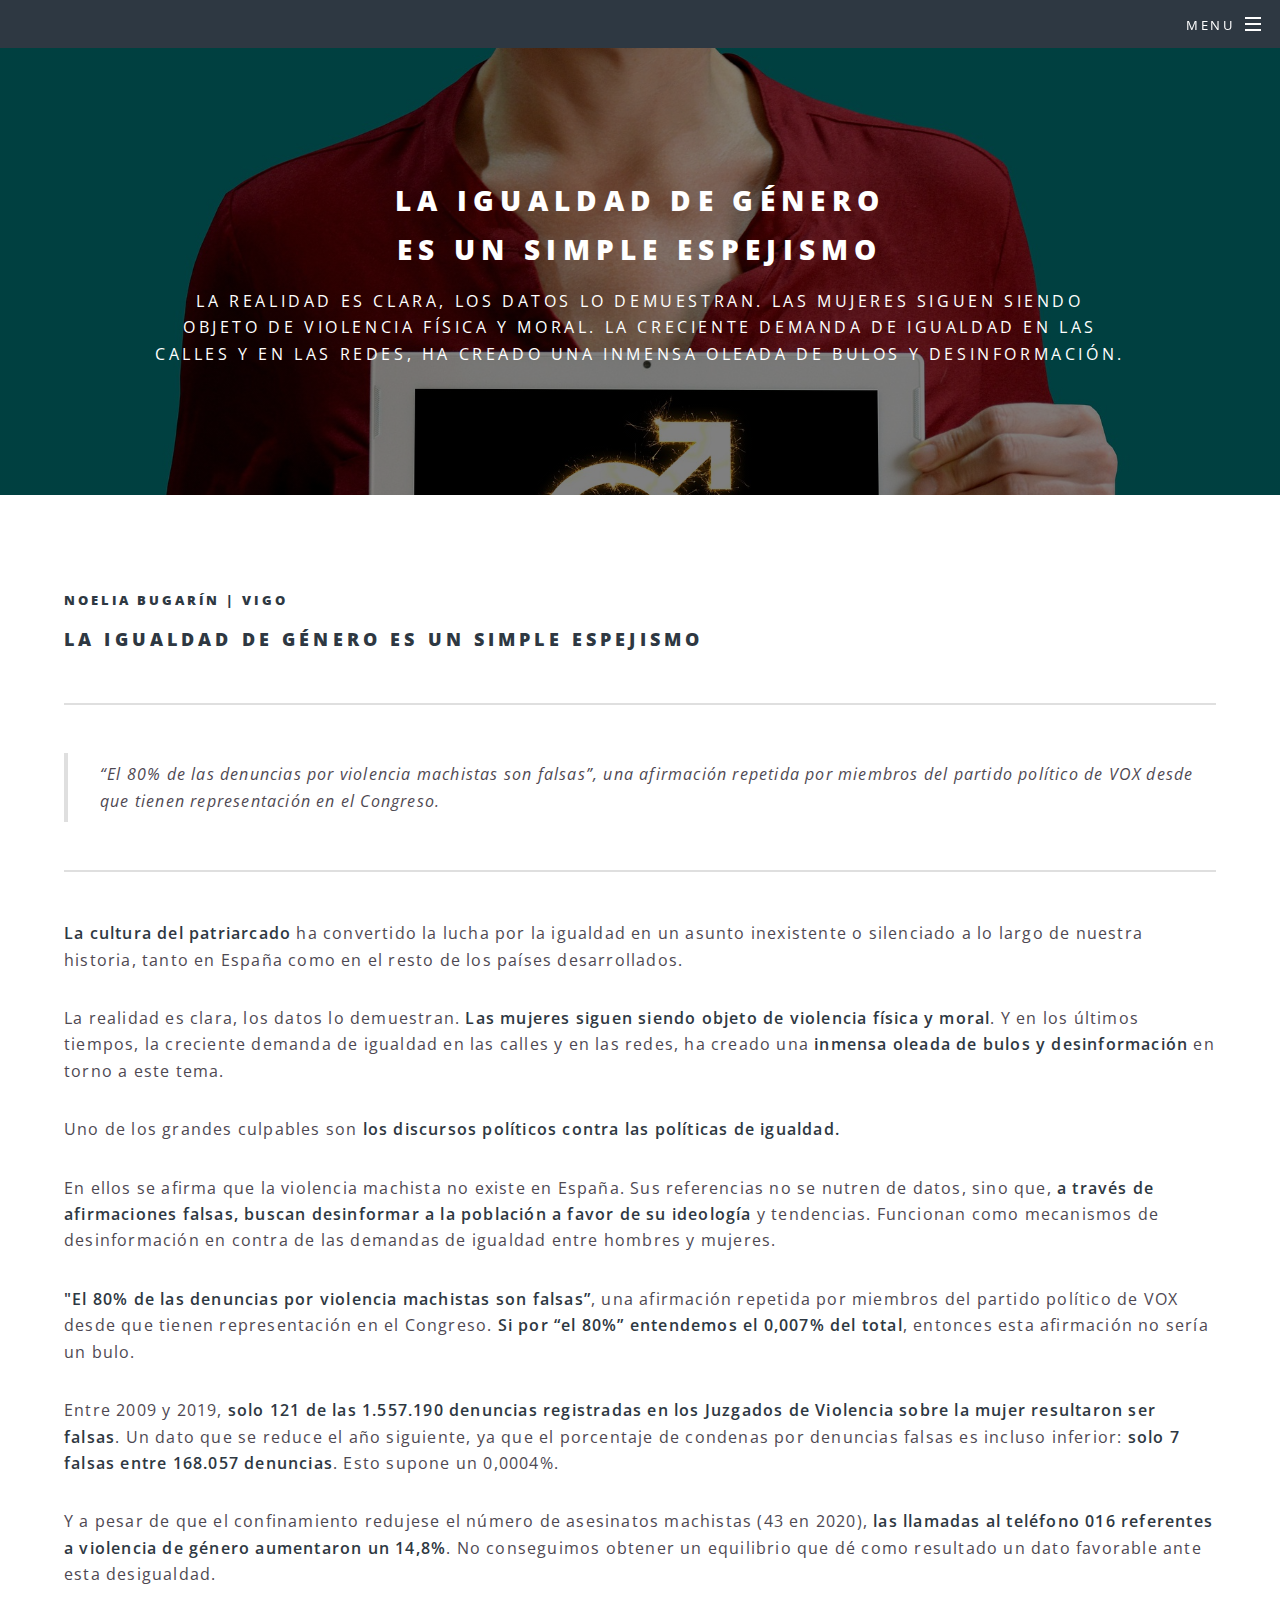
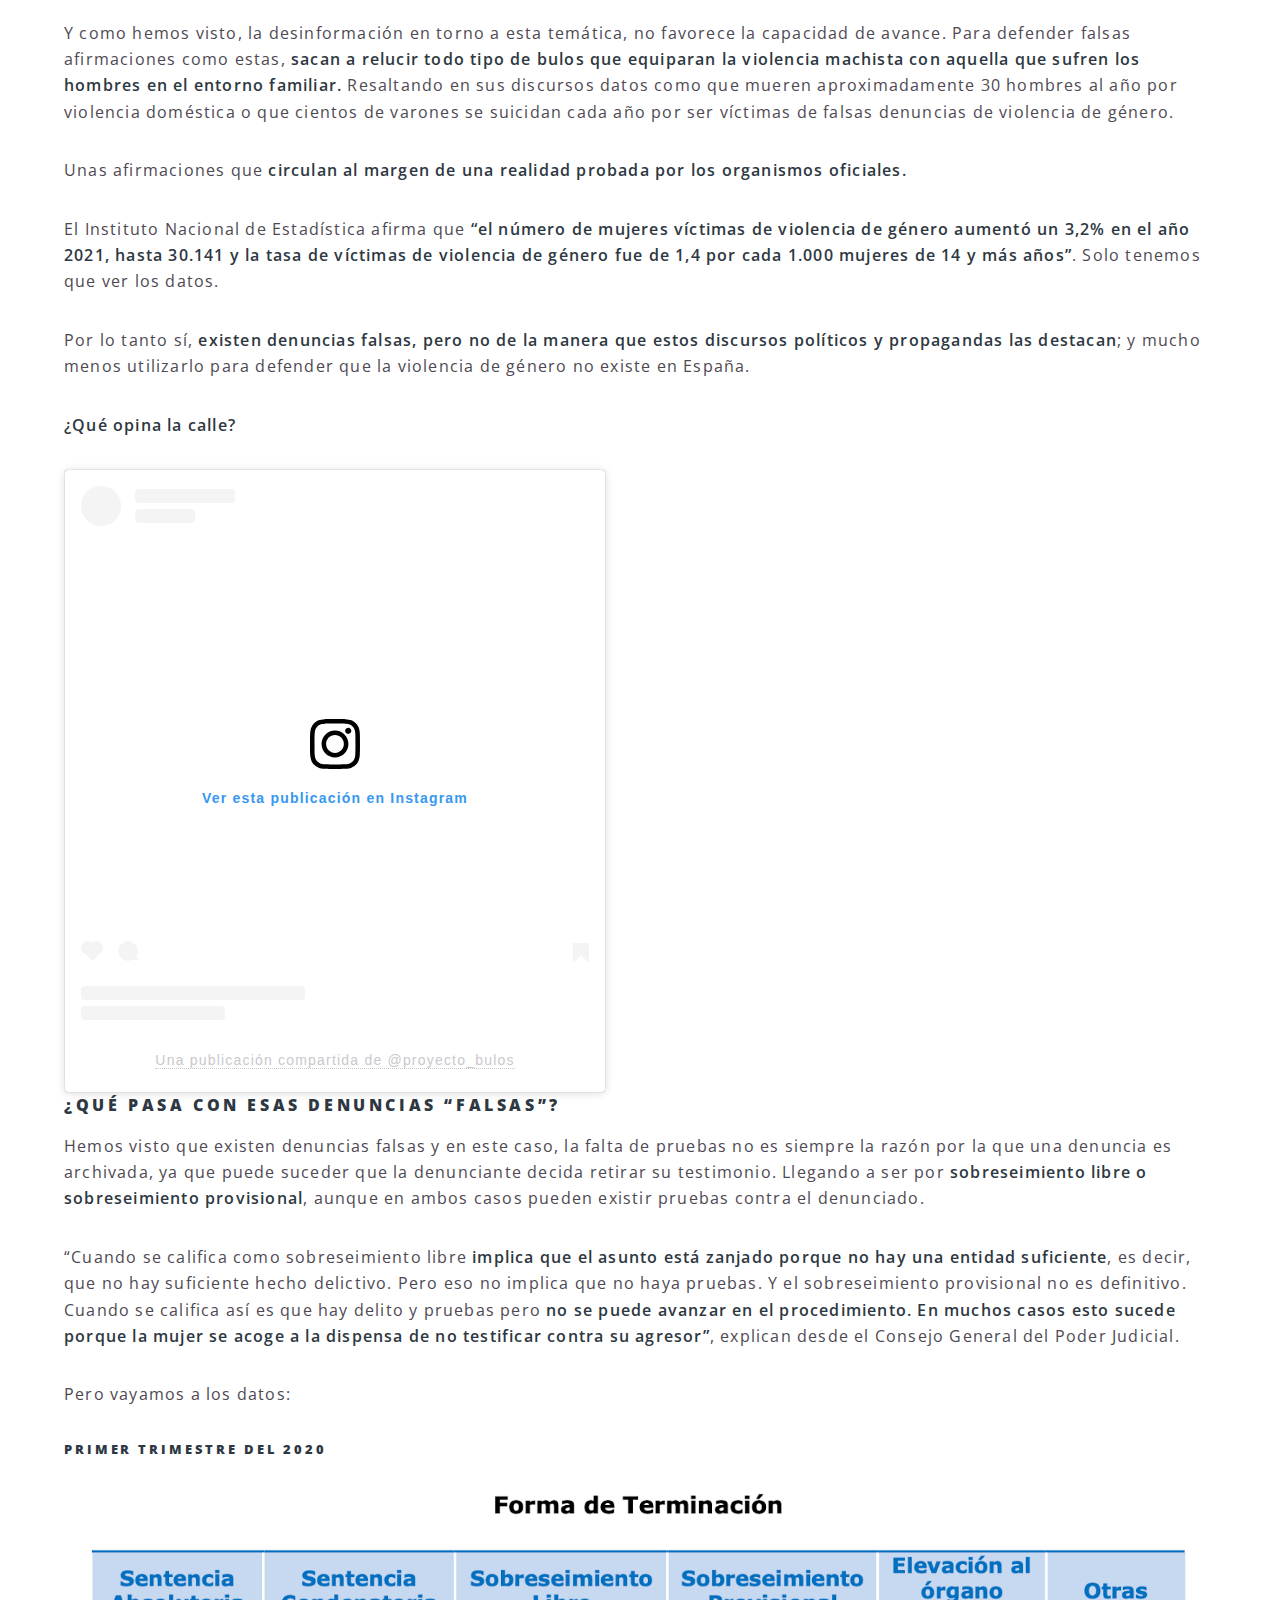
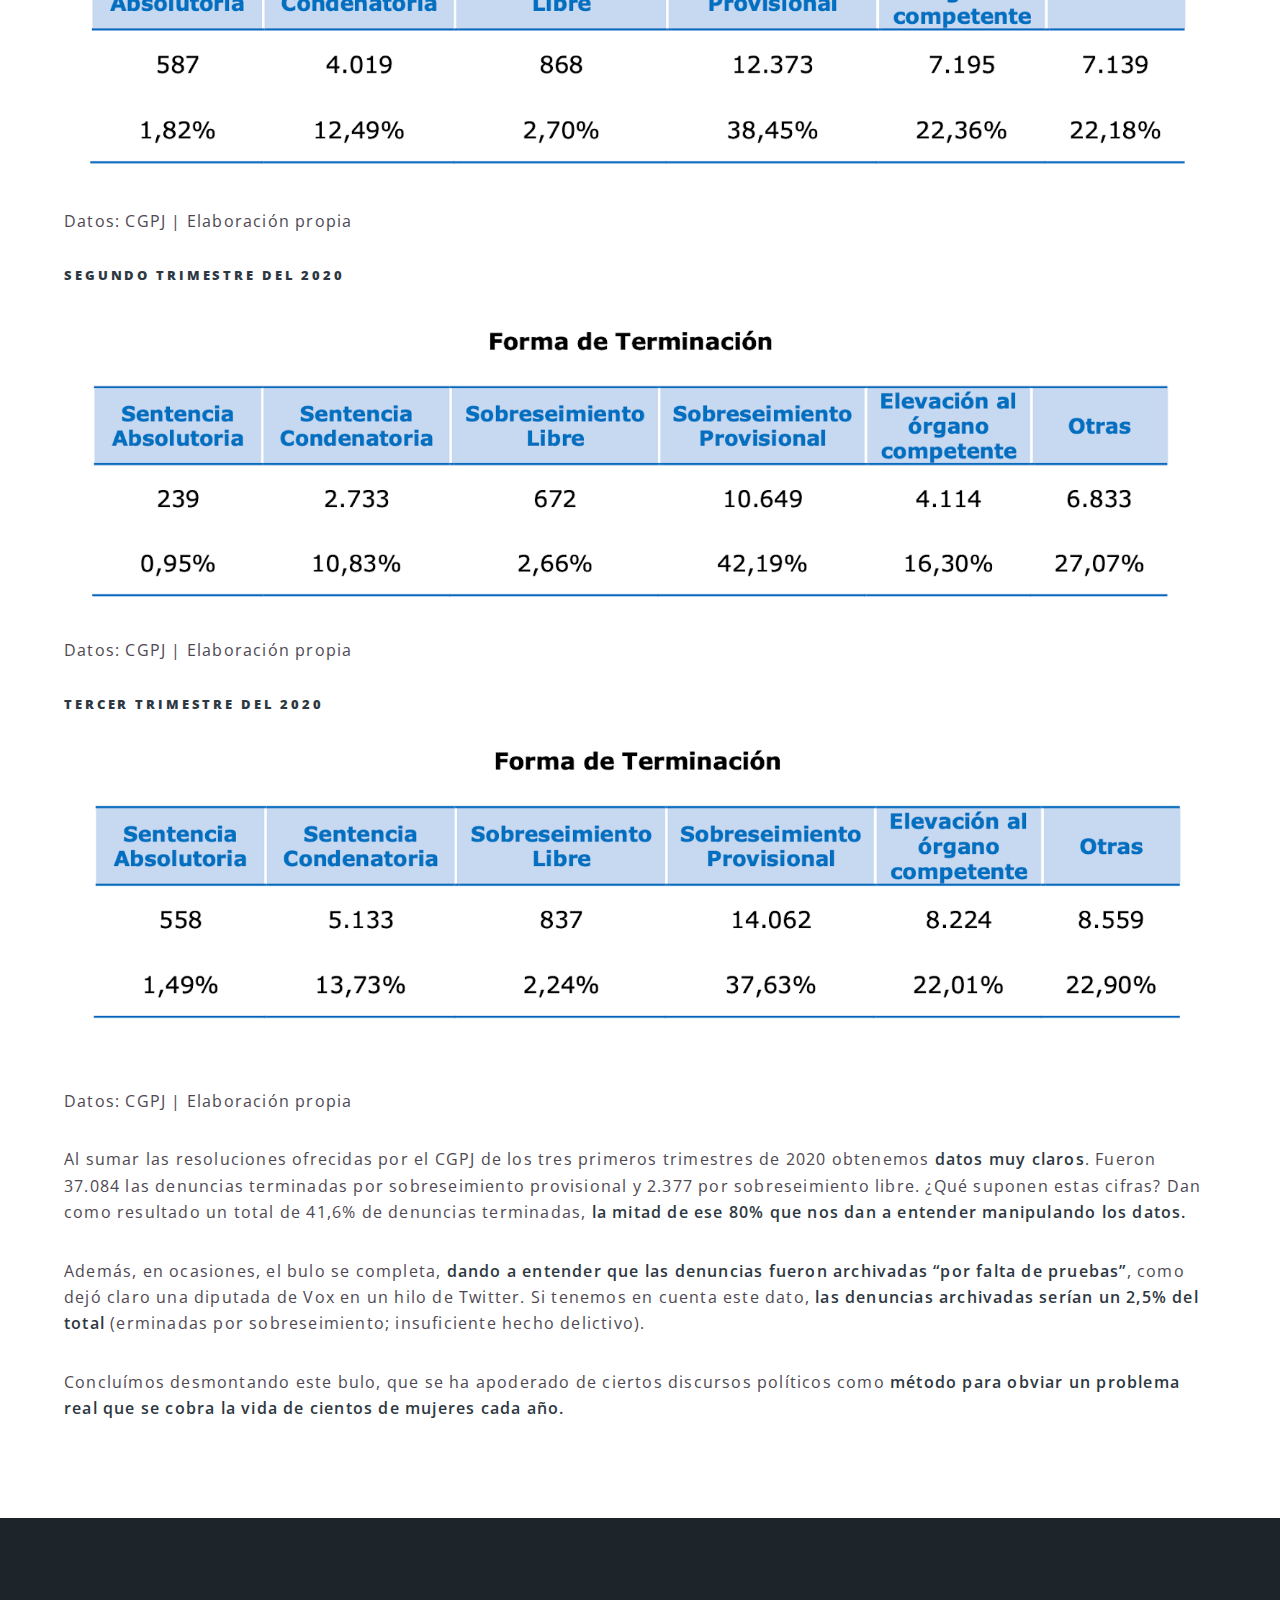
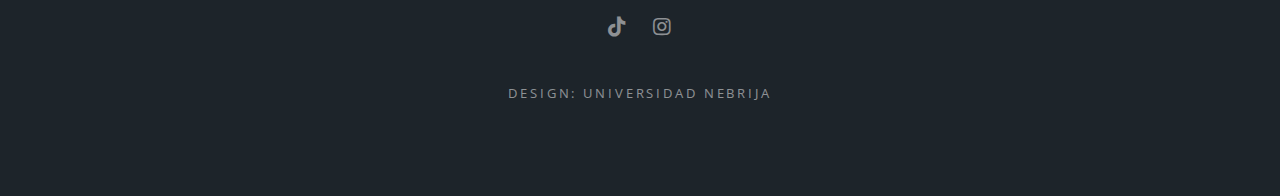
<file: igualdad-genero-simple-espejismo.html>
<!DOCTYPE HTML>
<!--
	Spectral by HTML5 UP
	html5up.net | @ajlkn
	Free for personal and commercial use under the CCA 3.0 license (html5up.net/license)
-->
<html>
	<head>
		<title>La igualdad de género es un simple espejismo</title>
		<meta charset="utf-8" />
		<meta name="viewport" content="width=device-width, initial-scale=1, user-scalable=no" />
		<meta name="keywords" content="bulos, genero, deporte, brecha salarial, igualdad, desinformacion, desigualdad, discriminacion" />
		<link rel="stylesheet" href="assets/css/main.css" />
		<noscript><link rel="stylesheet" href="assets/css/noscript.css" /></noscript>
	</head>
	<body class="is-preload">

		<!-- Page Wrapper -->
			<div id="page-wrapper">

				<!-- Header -->
				<header id="header" class="alt">
					<h1><a href="index.html">Proyecto Bulos</a></h1>
					<nav id="nav">
						<ul>
							<li class="special">
								<a href="#menu" class="menuToggle"><span>Menu</span></a>
								<div id="menu">
									<ul>
										<li><a href="index.html">Proyecto Bulos</a></li>
										<li><a href="desigualdad-discriminacion-roles-genero-deporte.html">Desigualdad, discriminación y roles de género en el deporte</a></li>
										<li><a href="igualdad-genero-simple-espejismo.html">La igualdad de género es un simple espejismo</a></li>
										<li><a href="mirada-abismo-brecha-salarial.html">Una mirada al abismo de la brecha salarial</a></li>
										<li><a href="https://vm.tiktok.com/ZMN6NdBa2/">TikTok</a></li>
										<li><a href="https://www.instagram.com/proyecto_bulos/?igshid=YmMyMTA2M2Y=">Instagram</a></li>
									</ul>
								</div>
							</li>
						</ul>
					</nav>
				</header>

				<!-- Main02 -->
					<article id="main02">
						<header>
              <h2>LA IGUALDAD DE GÉNERO<br />
              ES UN SIMPLE ESPEJISMO</h2>
              <P>La realidad es clara, los datos lo demuestran. Las mujeres siguen siendo <br />
              objeto de violencia física y moral. La creciente demanda de igualdad en las <br />
              calles y en las redes, ha creado una inmensa oleada de bulos y desinformación.
						</header>
						<section class="wrapper style5">
							<div class="inner">
								<h5>Noelia Bugarín | Vigo</h5>
								<h3>La igualdad de género es un simple espejismo</h3>
								<hr />

								<blockquote>“El 80% de las denuncias por violencia machistas son falsas”, una afirmación repetida por miembros del partido político de VOX desde que tienen representación en el Congreso.</blockquote>

								<hr />

								<p><b>La cultura del patriarcado</b> ha convertido la lucha por la igualdad en un asunto inexistente o silenciado a lo largo de nuestra historia, tanto en España como en el resto de los países desarrollados.</p>

								<p>La realidad es clara, los datos lo demuestran. <b>Las mujeres siguen siendo objeto de violencia física y moral</b>. Y en los últimos tiempos, la creciente demanda de igualdad en las calles y en las redes, ha creado una <b>inmensa oleada de bulos y desinformación</b> en torno a este tema.</p>

								<p>Uno de los grandes culpables son <b>los discursos políticos contra las políticas de igualdad.</b> </p>

								<p>En ellos se afirma que la violencia machista no existe en España. Sus referencias no se nutren de datos, sino que, <b>a través de afirmaciones falsas, buscan desinformar a la población a favor de su ideología</b> y tendencias. Funcionan como mecanismos de desinformación en contra de las demandas de igualdad entre hombres y mujeres. </p>

								<p><b>"El 80% de las denuncias por violencia machistas son falsas”</b>, una afirmación repetida por miembros del partido político de VOX desde que tienen representación en el Congreso. <b>Si por “el 80%” entendemos el 0,007% del total</b>, entonces esta afirmación no sería un bulo.</p>

								<p>Entre 2009 y 2019, <b>solo 121 de las 1.557.190 denuncias registradas en los Juzgados de Violencia sobre la mujer resultaron ser falsas</b>. Un dato que se reduce el año siguiente, ya que el porcentaje de condenas por denuncias falsas es incluso inferior: <b>solo 7 falsas entre 168.057 denuncias</b>. Esto supone un 0,0004%.</p>

								<p>Y a pesar de que el confinamiento redujese el número de asesinatos machistas (43 en 2020), <b>las llamadas al teléfono 016 referentes a violencia de género aumentaron un 14,8%</b>. No conseguimos obtener un equilibrio que dé como resultado un dato favorable ante esta desigualdad.</p>

								<p>Y como hemos visto, la desinformación en torno a esta temática, no favorece la capacidad de avance. Para defender falsas afirmaciones como estas, <b>sacan a relucir todo tipo de bulos que equiparan la violencia machista con aquella que sufren los hombres en el entorno familiar.</b> Resaltando en sus discursos datos como que mueren aproximadamente 30 hombres al año por violencia doméstica o que cientos de varones se suicidan cada año por ser víctimas de falsas denuncias de violencia de género. </p>

								<p>Unas afirmaciones que <b>circulan al margen de una realidad probada por los organismos oficiales.</b></p>

								<p>El Instituto Nacional de Estadística afirma que <b>“el número de mujeres víctimas de violencia de género aumentó un 3,2% en el año 2021, hasta 30.141 y la tasa de víctimas de violencia de género fue de 1,4 por cada 1.000 mujeres de 14 y más años”</b>. Solo tenemos que ver los datos.</p>

								<p>Por lo tanto sí, <b>existen denuncias falsas, pero no de la manera que estos discursos políticos y propagandas las destacan</b>; y mucho menos utilizarlo para defender que la violencia de género no existe en España.</p>

								<p> <b>¿Qué opina la calle?</b> </p>

								<blockquote class="instagram-media" data-instgrm-captioned data-instgrm-permalink="https://www.instagram.com/p/CemCVKlDo_G/" data-instgrm-version="14" style=" background:#FFF; border:0; border-radius:3px; box-shadow:0 0 1px 0 rgba(0,0,0,0.5),0 1px 10px 0 rgba(0,0,0,0.15); margin: 1px; max-width:540px; min-width:326px; padding:0; width:99.375%; width:-webkit-calc(100% - 2px); width:calc(100% - 2px);"><div style="padding:16px;"> <a href="https://www.instagram.com/reel/CfKMwzoj5Vu/?utm_source=ig_embed&amp;utm_campaign=loading" style=" background:#FFFFFF; line-height:0; padding:0 0; text-align:center; text-decoration:none; width:100%;" target="_blank"> <div style=" display: flex; flex-direction: row; align-items: center;"> <div style="background-color: #F4F4F4; border-radius: 50%; flex-grow: 0; height: 40px; margin-right: 14px; width: 40px;"></div> <div style="display: flex; flex-direction: column; flex-grow: 1; justify-content: center;"> <div style=" background-color: #F4F4F4; border-radius: 4px; flex-grow: 0; height: 14px; margin-bottom: 6px; width: 100px;"></div> <div style=" background-color: #F4F4F4; border-radius: 4px; flex-grow: 0; height: 14px; width: 60px;"></div></div></div><div style="padding: 19% 0;"></div> <div style="display:block; height:50px; margin:0 auto 12px; width:50px;"><svg width="50px" height="50px" viewBox="0 0 60 60" version="1.1" xmlns="https://www.w3.org/2000/svg" xmlns:xlink="https://www.w3.org/1999/xlink"><g stroke="none" stroke-width="1" fill="none" fill-rule="evenodd"><g transform="translate(-511.000000, -20.000000)" fill="#000000"><g><path d="M556.869,30.41 C554.814,30.41 553.148,32.076 553.148,34.131 C553.148,36.186 554.814,37.852 556.869,37.852 C558.924,37.852 560.59,36.186 560.59,34.131 C560.59,32.076 558.924,30.41 556.869,30.41 M541,60.657 C535.114,60.657 530.342,55.887 530.342,50 C530.342,44.114 535.114,39.342 541,39.342 C546.887,39.342 551.658,44.114 551.658,50 C551.658,55.887 546.887,60.657 541,60.657 M541,33.886 C532.1,33.886 524.886,41.1 524.886,50 C524.886,58.899 532.1,66.113 541,66.113 C549.9,66.113 557.115,58.899 557.115,50 C557.115,41.1 549.9,33.886 541,33.886 M565.378,62.101 C565.244,65.022 564.756,66.606 564.346,67.663 C563.803,69.06 563.154,70.057 562.106,71.106 C561.058,72.155 560.06,72.803 558.662,73.347 C557.607,73.757 556.021,74.244 553.102,74.378 C549.944,74.521 548.997,74.552 541,74.552 C533.003,74.552 532.056,74.521 528.898,74.378 C525.979,74.244 524.393,73.757 523.338,73.347 C521.94,72.803 520.942,72.155 519.894,71.106 C518.846,70.057 518.197,69.06 517.654,67.663 C517.244,66.606 516.755,65.022 516.623,62.101 C516.479,58.943 516.448,57.996 516.448,50 C516.448,42.003 516.479,41.056 516.623,37.899 C516.755,34.978 517.244,33.391 517.654,32.338 C518.197,30.938 518.846,29.942 519.894,28.894 C520.942,27.846 521.94,27.196 523.338,26.654 C524.393,26.244 525.979,25.756 528.898,25.623 C532.057,25.479 533.004,25.448 541,25.448 C548.997,25.448 549.943,25.479 553.102,25.623 C556.021,25.756 557.607,26.244 558.662,26.654 C560.06,27.196 561.058,27.846 562.106,28.894 C563.154,29.942 563.803,30.938 564.346,32.338 C564.756,33.391 565.244,34.978 565.378,37.899 C565.522,41.056 565.552,42.003 565.552,50 C565.552,57.996 565.522,58.943 565.378,62.101 M570.82,37.631 C570.674,34.438 570.167,32.258 569.425,30.349 C568.659,28.377 567.633,26.702 565.965,25.035 C564.297,23.368 562.623,22.342 560.652,21.575 C558.743,20.834 556.562,20.326 553.369,20.18 C550.169,20.033 549.148,20 541,20 C532.853,20 531.831,20.033 528.631,20.18 C525.438,20.326 523.257,20.834 521.349,21.575 C519.376,22.342 517.703,23.368 516.035,25.035 C514.368,26.702 513.342,28.377 512.574,30.349 C511.834,32.258 511.326,34.438 511.181,37.631 C511.035,40.831 511,41.851 511,50 C511,58.147 511.035,59.17 511.181,62.369 C511.326,65.562 511.834,67.743 512.574,69.651 C513.342,71.625 514.368,73.296 516.035,74.965 C517.703,76.634 519.376,77.658 521.349,78.425 C523.257,79.167 525.438,79.673 528.631,79.82 C531.831,79.965 532.853,80.001 541,80.001 C549.148,80.001 550.169,79.965 553.369,79.82 C556.562,79.673 558.743,79.167 560.652,78.425 C562.623,77.658 564.297,76.634 565.965,74.965 C567.633,73.296 568.659,71.625 569.425,69.651 C570.167,67.743 570.674,65.562 570.82,62.369 C570.966,59.17 571,58.147 571,50 C571,41.851 570.966,40.831 570.82,37.631"></path></g></g></g></svg></div><div style="padding-top: 8px;"> <div style=" color:#3897f0; font-family:Arial,sans-serif; font-size:14px; font-style:normal; font-weight:550; line-height:18px;">Ver esta publicación en Instagram</div></div><div style="padding: 12.5% 0;"></div> <div style="display: flex; flex-direction: row; margin-bottom: 14px; align-items: center;"><div> <div style="background-color: #F4F4F4; border-radius: 50%; height: 12.5px; width: 12.5px; transform: translateX(0px) translateY(7px);"></div> <div style="background-color: #F4F4F4; height: 12.5px; transform: rotate(-45deg) translateX(3px) translateY(1px); width: 12.5px; flex-grow: 0; margin-right: 14px; margin-left: 2px;"></div> <div style="background-color: #F4F4F4; border-radius: 50%; height: 12.5px; width: 12.5px; transform: translateX(9px) translateY(-18px);"></div></div><div style="margin-left: 8px;"> <div style=" background-color: #F4F4F4; border-radius: 50%; flex-grow: 0; height: 20px; width: 20px;"></div> <div style=" width: 0; height: 0; border-top: 2px solid transparent; border-left: 6px solid #f4f4f4; border-bottom: 2px solid transparent; transform: translateX(16px) translateY(-4px) rotate(30deg)"></div></div><div style="margin-left: auto;"> <div style=" width: 0px; border-top: 8px solid #F4F4F4; border-right: 8px solid transparent; transform: translateY(16px);"></div> <div style=" background-color: #F4F4F4; flex-grow: 0; height: 12px; width: 16px; transform: translateY(-4px);"></div> <div style=" width: 0; height: 0; border-top: 8px solid #F4F4F4; border-left: 8px solid transparent; transform: translateY(-4px) translateX(8px);"></div></div></div> <div style="display: flex; flex-direction: column; flex-grow: 1; justify-content: center; margin-bottom: 24px;"> <div style=" background-color: #F4F4F4; border-radius: 4px; flex-grow: 0; height: 14px; margin-bottom: 6px; width: 224px;"></div> <div style=" background-color: #F4F4F4; border-radius: 4px; flex-grow: 0; height: 14px; width: 144px;"></div></div></a><p style=" color:#c9c8cd; font-family:Arial,sans-serif; font-size:14px; line-height:17px; margin-bottom:0; margin-top:8px; overflow:hidden; padding:8px 0 7px; text-align:center; text-overflow:ellipsis; white-space:nowrap;"><a href="https://www.instagram.com/reel/CfKMwzoj5Vu/?utm_source=ig_embed&amp;utm_campaign=loading" style=" color:#c9c8cd; font-family:Arial,sans-serif; font-size:14px; font-style:normal; font-weight:normal; line-height:17px; text-decoration:none;" target="_blank">Una publicación compartida de @proyecto_bulos</a></p></div></blockquote> <script async src="//www.instagram.com/embed.js"></script>

								<h4>¿Qué pasa con esas denuncias “falsas”?</h4>

								<p>Hemos visto que existen denuncias falsas y en este caso, la falta de pruebas no es siempre la razón por la que una denuncia es archivada, ya que puede suceder que la denunciante decida retirar su testimonio. Llegando a ser por <b>sobreseimiento libre o sobreseimiento provisional</b>, aunque en ambos casos pueden existir pruebas contra el denunciado.</p>

								<p>“Cuando se califica como sobreseimiento libre <b>implica que el asunto está zanjado porque no hay una entidad suficiente</b>, es decir, que no hay suficiente hecho delictivo. Pero eso no implica que no haya pruebas. Y el sobreseimiento provisional no es definitivo. Cuando se califica así es que hay delito y pruebas pero <b>no se puede avanzar en el procedimiento. En muchos casos esto sucede porque la mujer se acoge a la dispensa de no testificar contra su agresor”</b>, explican desde el Consejo General del Poder Judicial.</p>

								<p>Pero vayamos a los datos:</p>

								<h5>Primer trimestre del 2020</h5>

								<div class="col-12">
									<span class="image fit">
										<figure>
											<img src="images/01vdg.png" alt="tabla-vdg-01" />
											<figcaption>Datos: CGPJ | Elaboración propia</figcaption>
										</figure>
									</span>
								</div>

								<h5>Segundo trimestre del 2020</h5>

								<div class="col-12">
									<span class="image fit">
										<figure>
											<img src="images/02vdg.png" alt="tabla-vdg-02" />
											<figcaption>Datos: CGPJ | Elaboración propia</figcaption>
										</figure>
									</span>
								</div>

								<h5>Tercer trimestre del 2020</h5>

								<div class="col-12">
									<span class="image fit">
										<figure>
											<img src="images/03vdg.png" alt="tabla-vdg-03" />
											<figcaption>Datos: CGPJ | Elaboración propia</figcaption>
										</figure>
									</span>
								</div>

								<p>Al sumar las resoluciones ofrecidas por el CGPJ de los tres primeros trimestres de 2020 obtenemos <b>datos muy claros</b>. Fueron 37.084 las denuncias terminadas por sobreseimiento provisional y 2.377 por sobreseimiento libre. ¿Qué suponen estas cifras? Dan como resultado un total de 41,6% de denuncias terminadas, <b>la mitad de ese 80% que nos dan a entender manipulando los datos.</b></p>

								<p>Además, en ocasiones, el bulo se completa, <b>dando a entender que las denuncias fueron archivadas “por falta de pruebas”</b>, como dejó claro una diputada de Vox en un hilo de Twitter. Si tenemos en cuenta este dato, <b>las denuncias archivadas serían un 2,5% del total</b> (erminadas por sobreseimiento; insuficiente hecho delictivo).</p>

								<p>Concluímos desmontando este bulo, que se ha apoderado de ciertos discursos políticos como <b>método para obviar un problema real que se cobra la vida de cientos de mujeres cada año.</b> </p>



							</div>
						</section>
					</article>

				<!-- Footer -->
				<footer id="footer">
					<ul class="icons">
						<li><a href="https://vm.tiktok.com/ZMN6NdBa2/" class="icon brands fa-tiktok"><span class="label">Twitter</span></a></li>
						<li><a href="https://www.instagram.com/proyecto_bulos/?igshid=YmMyMTA2M2Y=" class="icon brands fa-instagram"><span class="label">Instagram</span></a></li>
					</ul>
					<ul class="copyright">
						<li>Design: Universidad Nebrija</li>
					</ul>
				</footer>

			</div>

		<!-- Scripts -->
			<script src="assets/js/jquery.min.js"></script>
			<script src="assets/js/jquery.scrollex.min.js"></script>
			<script src="assets/js/jquery.scrolly.min.js"></script>
			<script src="assets/js/browser.min.js"></script>
			<script src="assets/js/breakpoints.min.js"></script>
			<script src="assets/js/util.js"></script>
			<script src="assets/js/main.js"></script>

	</body>
</html>
</file>
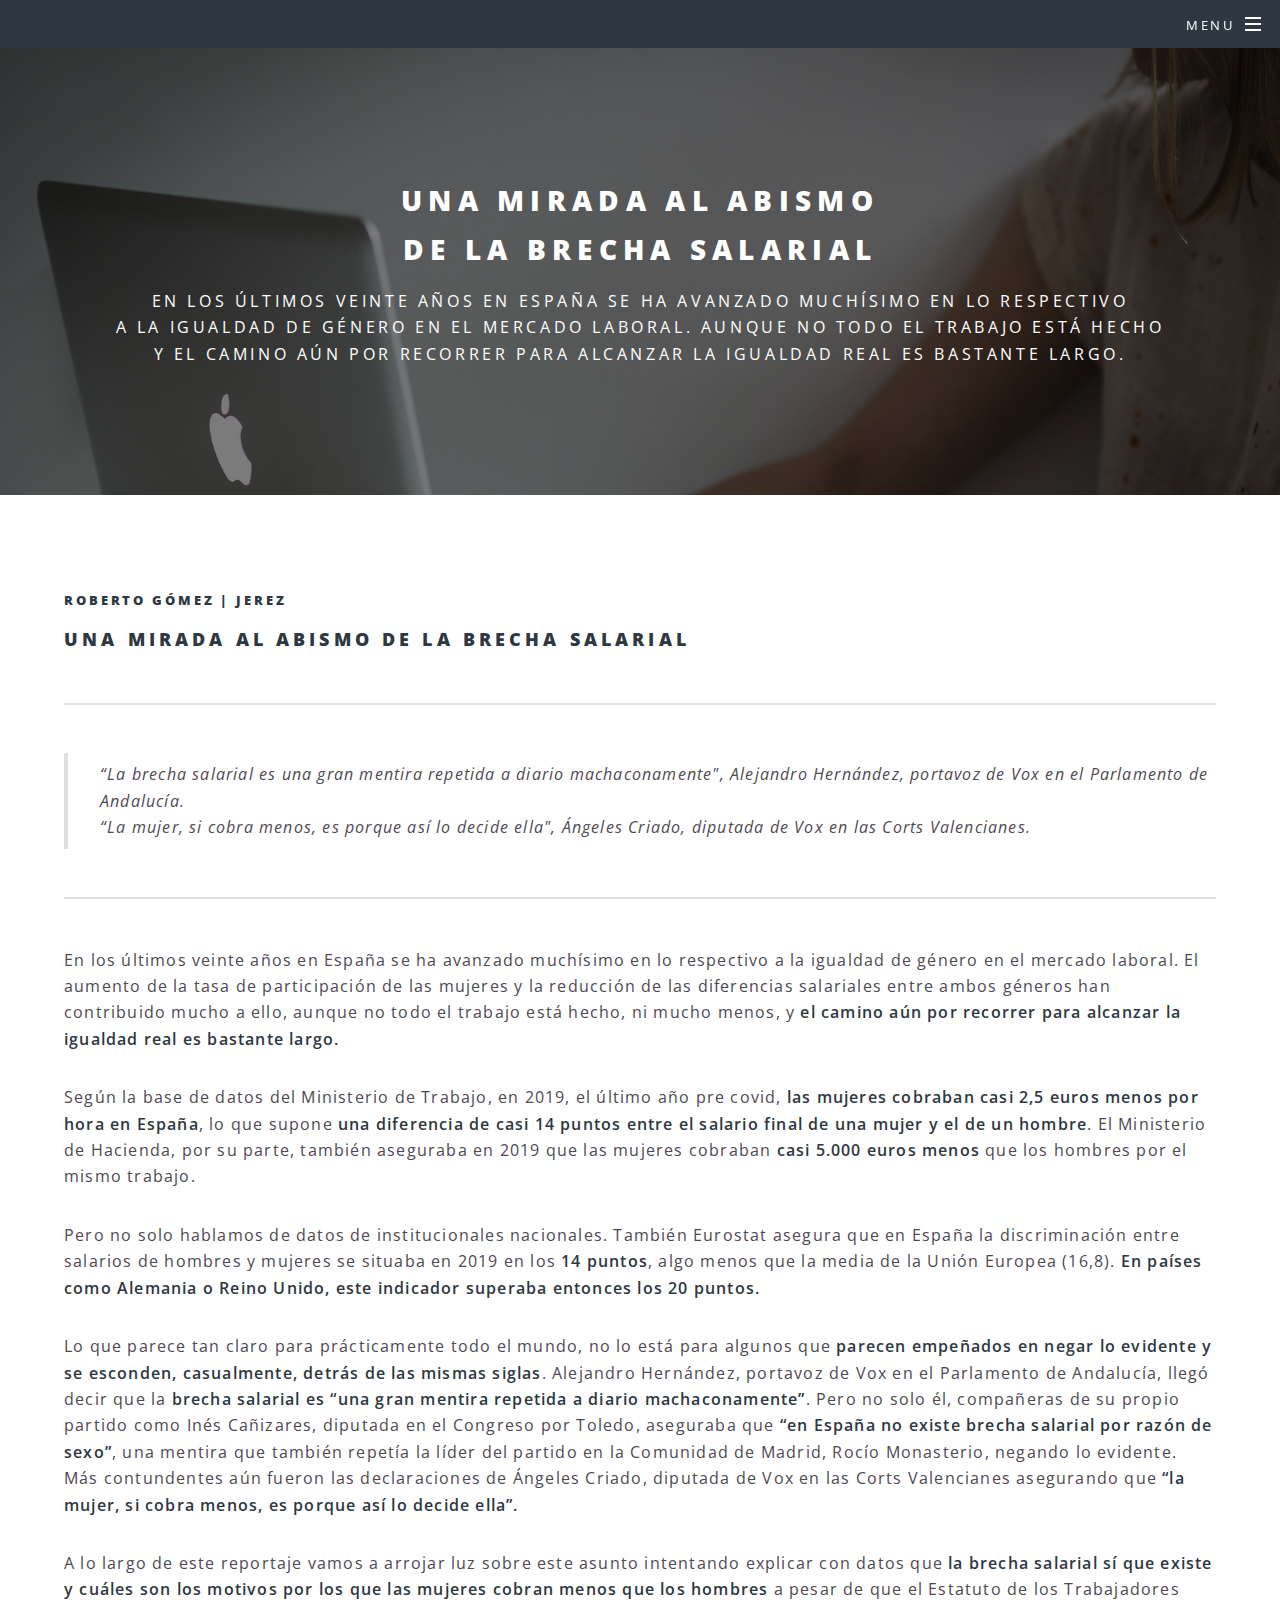
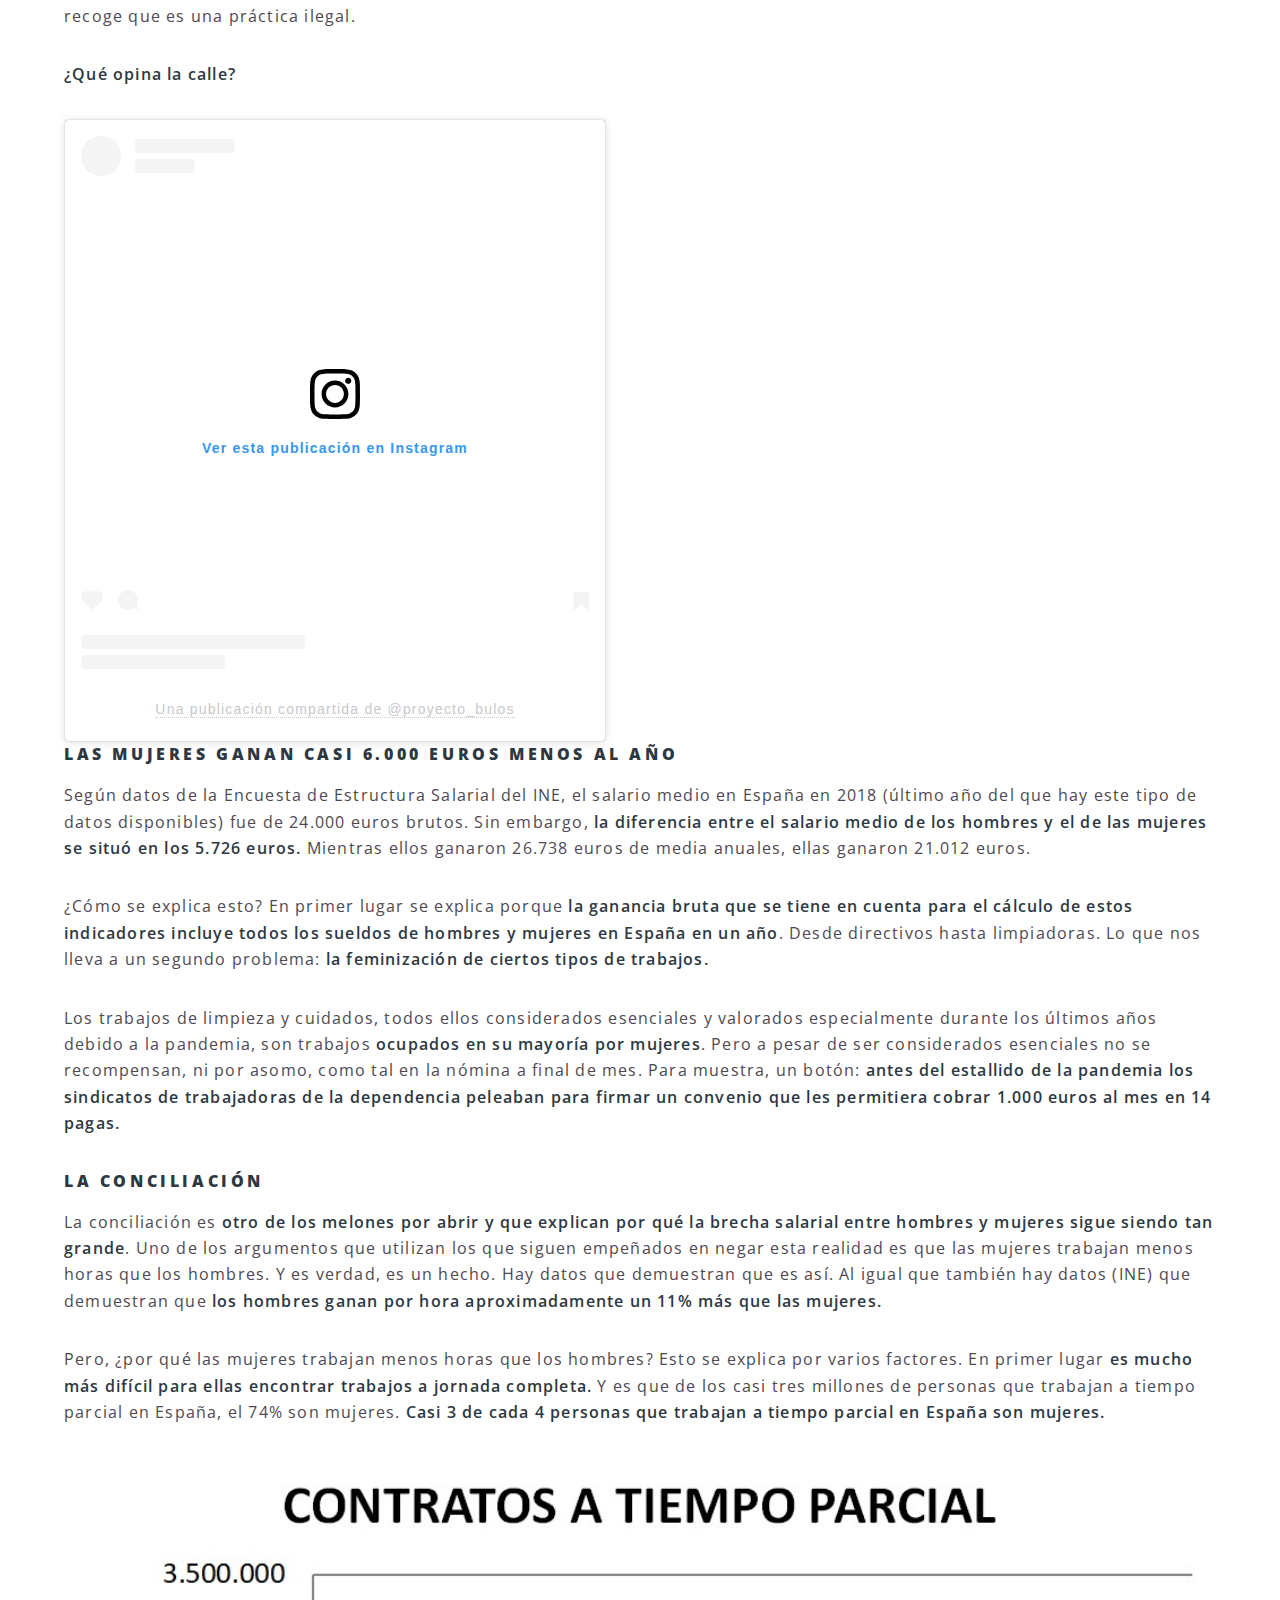
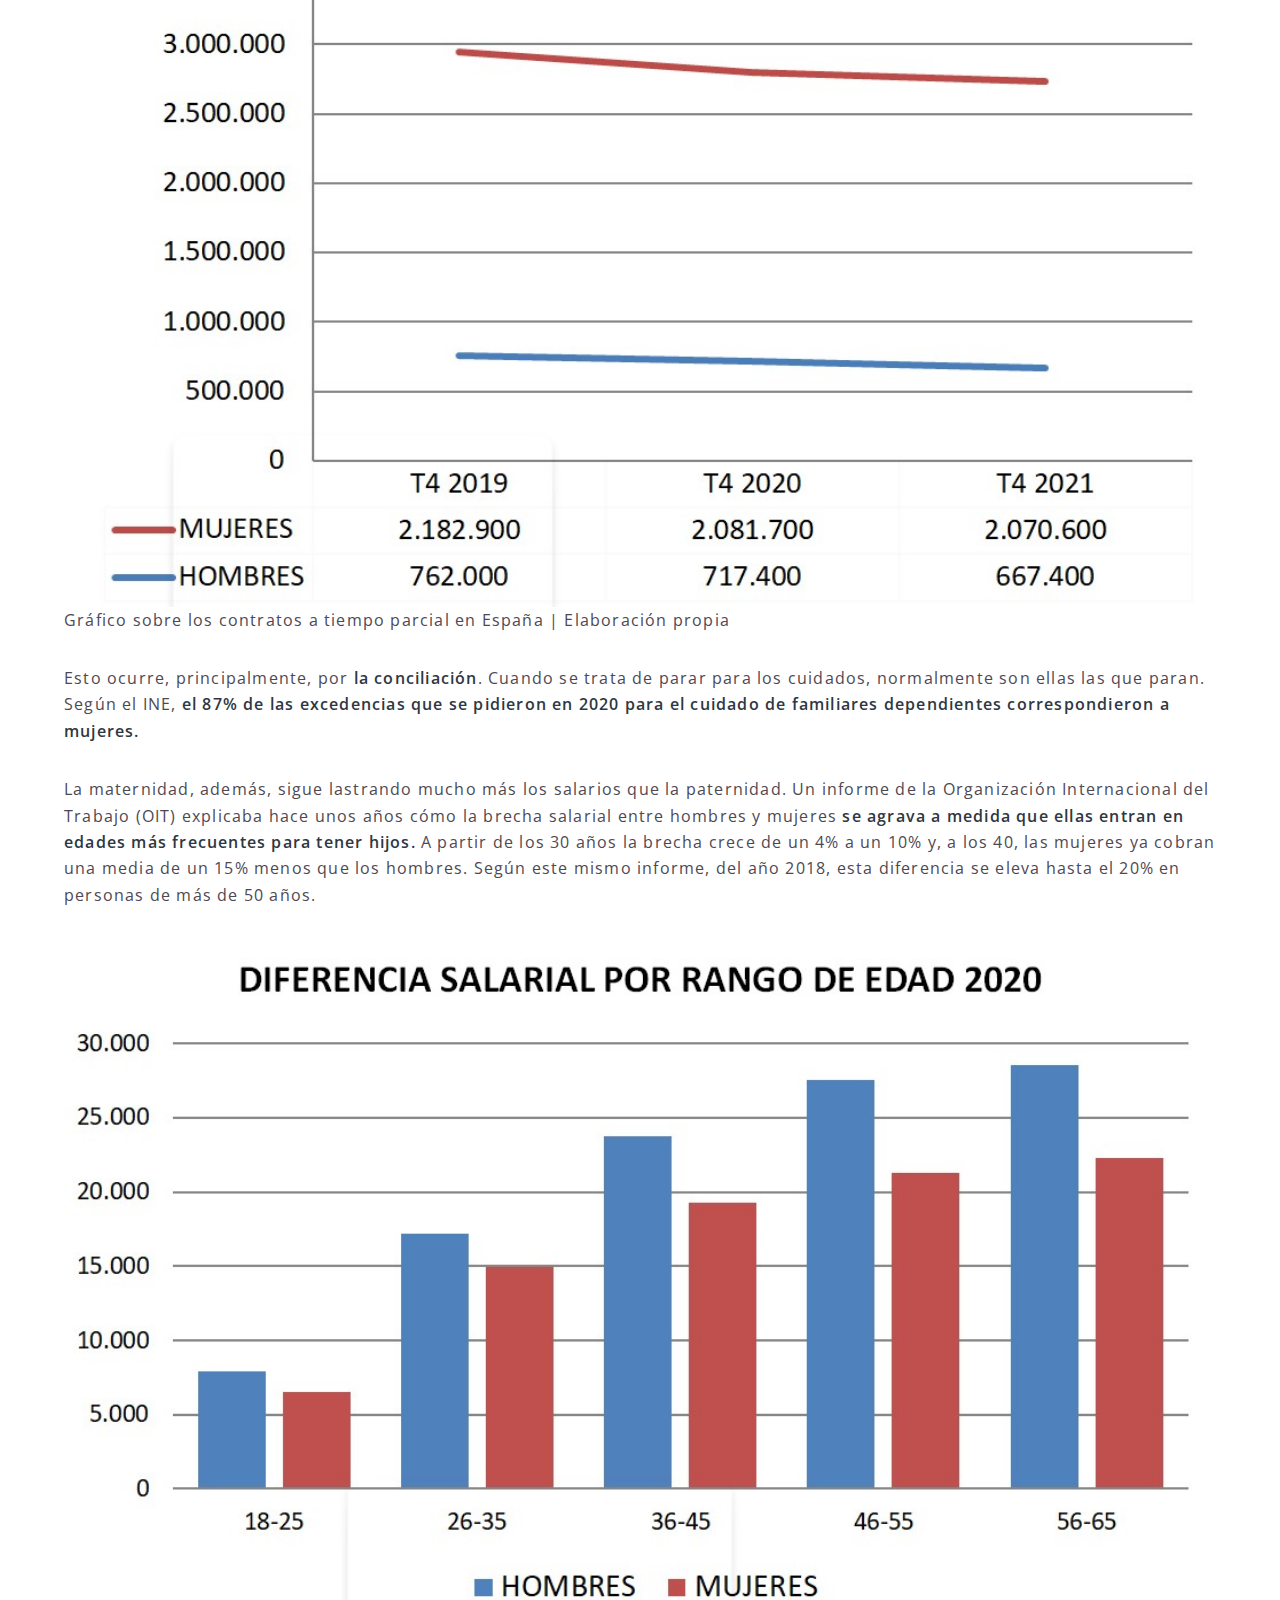
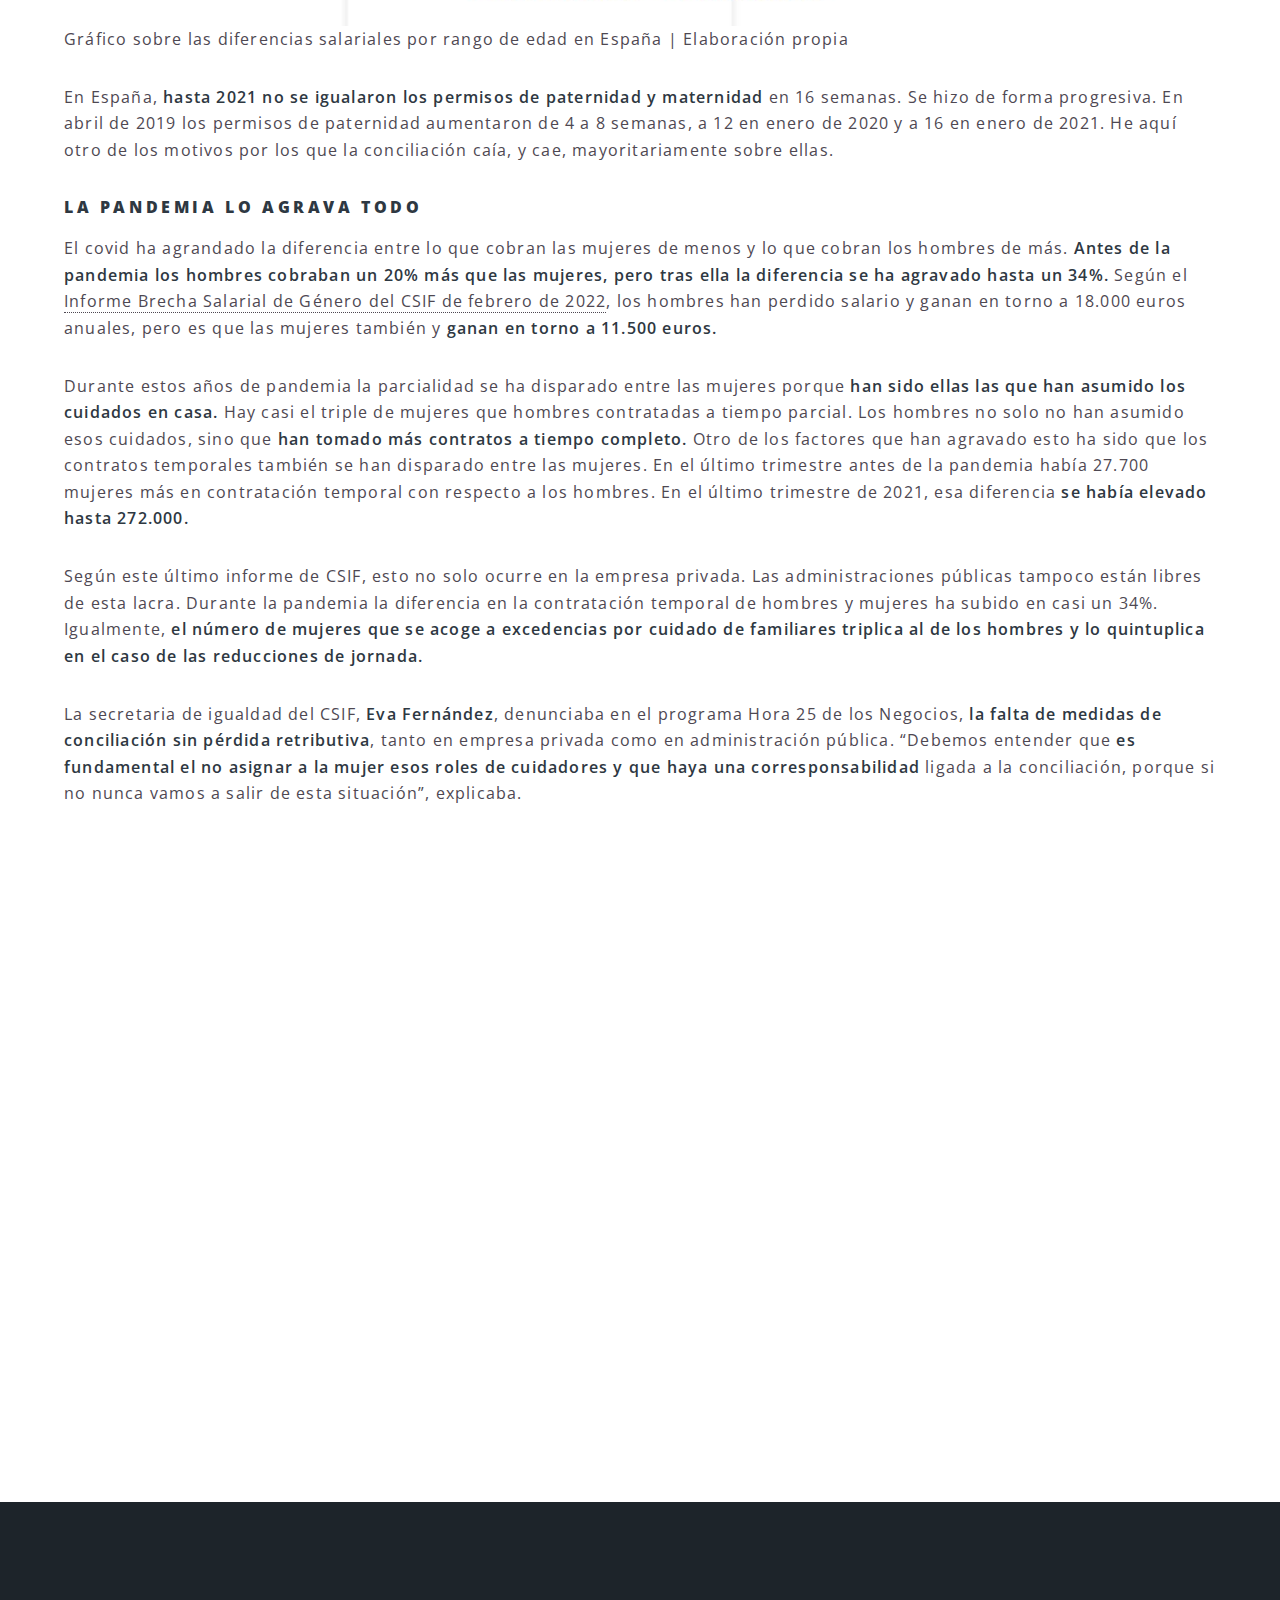
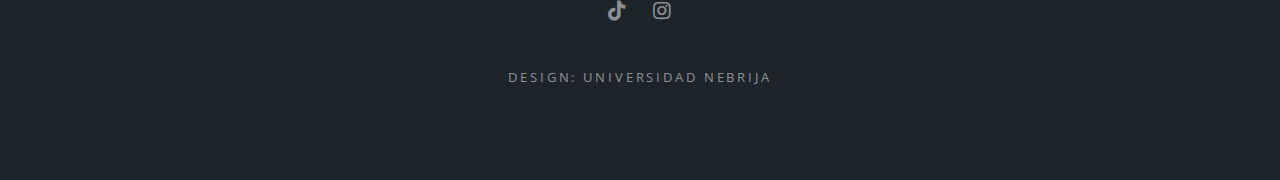
<file: mirada-abismo-brecha-salarial.html>
<!DOCTYPE HTML>
<!--
	Spectral by HTML5 UP
	html5up.net | @ajlkn
	Free for personal and commercial use under the CCA 3.0 license (html5up.net/license)
-->
<html>
	<head>
		<title>Una mirada al abismo de la brecha salarial</title>
		<meta charset="utf-8" />
		<meta name="viewport" content="width=device-width, initial-scale=1, user-scalable=no" />
		<meta name="keywords" content="bulos, genero, deporte, brecha salarial, igualdad, desinformacion, desigualdad, discriminacion" />
		<link rel="stylesheet" href="assets/css/main.css" />
		<noscript><link rel="stylesheet" href="assets/css/noscript.css" /></noscript>
	</head>
	<body class="is-preload">

		<!-- Page Wrapper -->
			<div id="page-wrapper">

				<!-- Header -->
				<header id="header" class="alt">
					<h1><a href="index.html">Proyecto Bulos</a></h1>
					<nav id="nav">
						<ul>
							<li class="special">
								<a href="#menu" class="menuToggle"><span>Menu</span></a>
								<div id="menu">
									<ul>
										<li><a href="index.html">Proyecto Bulos</a></li>
										<li><a href="desigualdad-discriminacion-roles-genero-deporte.html">Desigualdad, discriminación y roles de género en el deporte</a></li>
										<li><a href="igualdad-genero-simple-espejismo.html">La igualdad de género es un simple espejismo</a></li>
										<li><a href="mirada-abismo-brecha-salarial.html">Una mirada al abismo de la brecha salarial</a></li>
										<li><a href="https://vm.tiktok.com/ZMN6NdBa2/">TikTok</a></li>
										<li><a href="https://www.instagram.com/proyecto_bulos/?igshid=YmMyMTA2M2Y=">Instagram</a></li>
									</ul>
								</div>
							</li>
						</ul>
					</nav>
				</header>

				<!-- Main03 -->
					<article id="main03">
						<header>
              <h2>UNA MIRADA AL ABISMO<br />
              DE LA BRECHA SALARIAL</h2>
              <P>En los últimos veinte años en España se ha avanzado muchísimo en lo respectivo <br />
              a la igualdad de género en el mercado laboral. Aunque no todo el trabajo está hecho <br />
              y el camino aún por recorrer para alcanzar la igualdad real es bastante largo.

						</header>
						<section class="wrapper style5">
							<div class="inner">
                <h5>Roberto Gómez | Jerez </h5>
								<h3>Una mirada al abismo de la brecha salarial</h3>
								<hr />
								<blockquote>“La brecha salarial es una gran mentira repetida a diario machaconamente", Alejandro Hernández, portavoz de Vox en el Parlamento de Andalucía.
								<br>“La mujer, si cobra menos, es porque así lo decide ella", Ángeles Criado, diputada de Vox en las Corts Valencianes.</blockquote>
								<hr />
								<p>En los últimos veinte años en España se ha avanzado muchísimo en lo respectivo a la igualdad de género en el mercado laboral. El aumento de la tasa de participación de las mujeres y la reducción de las diferencias salariales entre ambos géneros han contribuido mucho a ello, aunque no todo el trabajo está hecho, ni mucho menos, y <b>el camino aún por recorrer para alcanzar la igualdad real es bastante largo.</b> </p>

								<p>Según la base de datos del Ministerio de Trabajo, en 2019, el último año pre covid, <b>las mujeres cobraban casi 2,5 euros menos por hora en España</b>, lo que supone <b>una diferencia de casi 14 puntos entre el salario final de una mujer y el de un hombre</b>. El Ministerio de Hacienda, por su parte, también aseguraba en 2019 que las mujeres cobraban <b>casi 5.000 euros menos</b> que los hombres por el mismo trabajo. </p>

								<p>Pero no solo hablamos de datos de institucionales nacionales. También Eurostat asegura que en España la discriminación entre salarios de hombres y mujeres se situaba en 2019 en los <b>14 puntos</b>, algo menos que la media de la Unión Europea (16,8). <b>En países como Alemania o Reino Unido, este indicador superaba entonces los 20 puntos.</b>  </p>

								<p>Lo que parece tan claro para prácticamente todo el mundo, no lo está para algunos que <b>parecen empeñados en negar lo evidente y se esconden, casualmente, detrás de las mismas siglas</b>. Alejandro Hernández, portavoz de Vox en el Parlamento de Andalucía, llegó decir que la <b>brecha salarial es “una gran mentira repetida a diario machaconamente”</b>. Pero no solo él, compañeras de su propio partido como Inés Cañizares, diputada en el Congreso por Toledo, aseguraba que <b>“en España no existe brecha salarial por razón de sexo”</b>, una mentira que también repetía la líder del partido en la Comunidad de Madrid, Rocío Monasterio, negando lo evidente. Más contundentes aún fueron las declaraciones de Ángeles Criado, diputada de Vox en las Corts Valencianes asegurando que <b>“la mujer, si cobra menos, es porque así lo decide ella”.</b> </p>

								<p>A lo largo de este reportaje vamos a arrojar luz sobre este asunto intentando explicar con datos que <b>la brecha salarial sí que existe y cuáles son los motivos por los que las mujeres cobran menos que los hombres</b> a pesar de que el Estatuto de los Trabajadores recoge que es una práctica ilegal. </p>
								<p><b>¿Qué opina la calle?</b> </p>
								<blockquote class="instagram-media" data-instgrm-captioned data-instgrm-permalink="https://www.instagram.com/p/CfKMwzoj5Vu/" data-instgrm-version="14" style=" background:#FFF; border:0; border-radius:3px; box-shadow:0 0 1px 0 rgba(0,0,0,0.5),0 1px 10px 0 rgba(0,0,0,0.15); margin: 1px; max-width:540px; min-width:326px; padding:0; width:99.375%; width:-webkit-calc(100% - 2px); width:calc(100% - 2px);"><div style="padding:16px;"> <a href="https://www.instagram.com/reel/CfKMwzoj5Vu/?utm_source=ig_embed&amp;utm_campaign=loading" style=" background:#FFFFFF; line-height:0; padding:0 0; text-align:center; text-decoration:none; width:100%;" target="_blank"> <div style=" display: flex; flex-direction: row; align-items: center;"> <div style="background-color: #F4F4F4; border-radius: 50%; flex-grow: 0; height: 40px; margin-right: 14px; width: 40px;"></div> <div style="display: flex; flex-direction: column; flex-grow: 1; justify-content: center;"> <div style=" background-color: #F4F4F4; border-radius: 4px; flex-grow: 0; height: 14px; margin-bottom: 6px; width: 100px;"></div> <div style=" background-color: #F4F4F4; border-radius: 4px; flex-grow: 0; height: 14px; width: 60px;"></div></div></div><div style="padding: 19% 0;"></div> <div style="display:block; height:50px; margin:0 auto 12px; width:50px;"><svg width="50px" height="50px" viewBox="0 0 60 60" version="1.1" xmlns="https://www.w3.org/2000/svg" xmlns:xlink="https://www.w3.org/1999/xlink"><g stroke="none" stroke-width="1" fill="none" fill-rule="evenodd"><g transform="translate(-511.000000, -20.000000)" fill="#000000"><g><path d="M556.869,30.41 C554.814,30.41 553.148,32.076 553.148,34.131 C553.148,36.186 554.814,37.852 556.869,37.852 C558.924,37.852 560.59,36.186 560.59,34.131 C560.59,32.076 558.924,30.41 556.869,30.41 M541,60.657 C535.114,60.657 530.342,55.887 530.342,50 C530.342,44.114 535.114,39.342 541,39.342 C546.887,39.342 551.658,44.114 551.658,50 C551.658,55.887 546.887,60.657 541,60.657 M541,33.886 C532.1,33.886 524.886,41.1 524.886,50 C524.886,58.899 532.1,66.113 541,66.113 C549.9,66.113 557.115,58.899 557.115,50 C557.115,41.1 549.9,33.886 541,33.886 M565.378,62.101 C565.244,65.022 564.756,66.606 564.346,67.663 C563.803,69.06 563.154,70.057 562.106,71.106 C561.058,72.155 560.06,72.803 558.662,73.347 C557.607,73.757 556.021,74.244 553.102,74.378 C549.944,74.521 548.997,74.552 541,74.552 C533.003,74.552 532.056,74.521 528.898,74.378 C525.979,74.244 524.393,73.757 523.338,73.347 C521.94,72.803 520.942,72.155 519.894,71.106 C518.846,70.057 518.197,69.06 517.654,67.663 C517.244,66.606 516.755,65.022 516.623,62.101 C516.479,58.943 516.448,57.996 516.448,50 C516.448,42.003 516.479,41.056 516.623,37.899 C516.755,34.978 517.244,33.391 517.654,32.338 C518.197,30.938 518.846,29.942 519.894,28.894 C520.942,27.846 521.94,27.196 523.338,26.654 C524.393,26.244 525.979,25.756 528.898,25.623 C532.057,25.479 533.004,25.448 541,25.448 C548.997,25.448 549.943,25.479 553.102,25.623 C556.021,25.756 557.607,26.244 558.662,26.654 C560.06,27.196 561.058,27.846 562.106,28.894 C563.154,29.942 563.803,30.938 564.346,32.338 C564.756,33.391 565.244,34.978 565.378,37.899 C565.522,41.056 565.552,42.003 565.552,50 C565.552,57.996 565.522,58.943 565.378,62.101 M570.82,37.631 C570.674,34.438 570.167,32.258 569.425,30.349 C568.659,28.377 567.633,26.702 565.965,25.035 C564.297,23.368 562.623,22.342 560.652,21.575 C558.743,20.834 556.562,20.326 553.369,20.18 C550.169,20.033 549.148,20 541,20 C532.853,20 531.831,20.033 528.631,20.18 C525.438,20.326 523.257,20.834 521.349,21.575 C519.376,22.342 517.703,23.368 516.035,25.035 C514.368,26.702 513.342,28.377 512.574,30.349 C511.834,32.258 511.326,34.438 511.181,37.631 C511.035,40.831 511,41.851 511,50 C511,58.147 511.035,59.17 511.181,62.369 C511.326,65.562 511.834,67.743 512.574,69.651 C513.342,71.625 514.368,73.296 516.035,74.965 C517.703,76.634 519.376,77.658 521.349,78.425 C523.257,79.167 525.438,79.673 528.631,79.82 C531.831,79.965 532.853,80.001 541,80.001 C549.148,80.001 550.169,79.965 553.369,79.82 C556.562,79.673 558.743,79.167 560.652,78.425 C562.623,77.658 564.297,76.634 565.965,74.965 C567.633,73.296 568.659,71.625 569.425,69.651 C570.167,67.743 570.674,65.562 570.82,62.369 C570.966,59.17 571,58.147 571,50 C571,41.851 570.966,40.831 570.82,37.631"></path></g></g></g></svg></div><div style="padding-top: 8px;"> <div style=" color:#3897f0; font-family:Arial,sans-serif; font-size:14px; font-style:normal; font-weight:550; line-height:18px;">Ver esta publicación en Instagram</div></div><div style="padding: 12.5% 0;"></div> <div style="display: flex; flex-direction: row; margin-bottom: 14px; align-items: center;"><div> <div style="background-color: #F4F4F4; border-radius: 50%; height: 12.5px; width: 12.5px; transform: translateX(0px) translateY(7px);"></div> <div style="background-color: #F4F4F4; height: 12.5px; transform: rotate(-45deg) translateX(3px) translateY(1px); width: 12.5px; flex-grow: 0; margin-right: 14px; margin-left: 2px;"></div> <div style="background-color: #F4F4F4; border-radius: 50%; height: 12.5px; width: 12.5px; transform: translateX(9px) translateY(-18px);"></div></div><div style="margin-left: 8px;"> <div style=" background-color: #F4F4F4; border-radius: 50%; flex-grow: 0; height: 20px; width: 20px;"></div> <div style=" width: 0; height: 0; border-top: 2px solid transparent; border-left: 6px solid #f4f4f4; border-bottom: 2px solid transparent; transform: translateX(16px) translateY(-4px) rotate(30deg)"></div></div><div style="margin-left: auto;"> <div style=" width: 0px; border-top: 8px solid #F4F4F4; border-right: 8px solid transparent; transform: translateY(16px);"></div> <div style=" background-color: #F4F4F4; flex-grow: 0; height: 12px; width: 16px; transform: translateY(-4px);"></div> <div style=" width: 0; height: 0; border-top: 8px solid #F4F4F4; border-left: 8px solid transparent; transform: translateY(-4px) translateX(8px);"></div></div></div> <div style="display: flex; flex-direction: column; flex-grow: 1; justify-content: center; margin-bottom: 24px;"> <div style=" background-color: #F4F4F4; border-radius: 4px; flex-grow: 0; height: 14px; margin-bottom: 6px; width: 224px;"></div> <div style=" background-color: #F4F4F4; border-radius: 4px; flex-grow: 0; height: 14px; width: 144px;"></div></div></a><p style=" color:#c9c8cd; font-family:Arial,sans-serif; font-size:14px; line-height:17px; margin-bottom:0; margin-top:8px; overflow:hidden; padding:8px 0 7px; text-align:center; text-overflow:ellipsis; white-space:nowrap;"><a href="https://www.instagram.com/reel/CfKMwzoj5Vu/?utm_source=ig_embed&amp;utm_campaign=loading" style=" color:#c9c8cd; font-family:Arial,sans-serif; font-size:14px; font-style:normal; font-weight:normal; line-height:17px; text-decoration:none;" target="_blank">Una publicación compartida de @proyecto_bulos</a></p></div></blockquote> <script async src="//www.instagram.com/embed.js"></script>
								<h4>Las mujeres ganan casi 6.000 euros menos al año </h4>
                <p>Según datos de la Encuesta de Estructura Salarial del INE, el salario medio en España en 2018 (último año del que hay este tipo de datos disponibles) fue de 24.000 euros brutos. Sin embargo, <b>la diferencia entre el salario medio de los hombres y el de las mujeres se situó en los 5.726 euros.</b> Mientras ellos ganaron 26.738 euros de media anuales, ellas ganaron 21.012 euros. </p>
                <p>¿Cómo se explica esto? En primer lugar se explica porque <b>la ganancia bruta que se tiene en cuenta para el cálculo de estos indicadores incluye todos los sueldos de hombres y mujeres en España en un año</b>. Desde directivos hasta limpiadoras. Lo que nos lleva a un segundo problema: <b>la feminización de ciertos tipos de trabajos.</b> </p>
                <p>Los trabajos de limpieza y cuidados, todos ellos considerados esenciales y valorados especialmente durante los últimos años debido a la pandemia, son trabajos <b>ocupados en su mayoría por mujeres</b>. Pero a pesar de ser considerados esenciales no se recompensan, ni por asomo, como tal en la nómina a final de mes. Para muestra, un botón: <b>antes del estallido de la pandemia los sindicatos de trabajadoras de la dependencia peleaban para firmar un convenio que les permitiera cobrar 1.000 euros al mes en 14 pagas.</b></p>

                <h4>La conciliación</h4>
                <p>La conciliación es <b>otro de los melones por abrir y que explican por qué la brecha salarial entre hombres y mujeres sigue siendo tan grande</b>. Uno de los argumentos que utilizan los que siguen empeñados en negar esta realidad es que las mujeres trabajan menos horas que los hombres. Y es verdad, es un hecho. Hay datos que demuestran que es así. Al igual que también hay datos (INE) que demuestran que <b>los hombres ganan por hora aproximadamente un 11% más que las mujeres.</b> </p>
                <p>Pero, ¿por qué las mujeres trabajan menos horas que los hombres? Esto se explica por varios factores. En primer lugar <b>es mucho más difícil para ellas encontrar trabajos a jornada completa.</b> Y es que de los casi tres millones de personas que trabajan a tiempo parcial en España, el 74% son mujeres. <b>Casi 3 de cada 4 personas que trabajan a tiempo parcial en España son mujeres.</b></p>

								<div class="col-12">
									<span class="image fit">
										<figure>
											<img src="images/01bs.jpg" alt="grafico-contratos" />
											<figcaption>Gráfico sobre los contratos a tiempo parcial en España | Elaboración propia</figcaption>
										</figure>
									</span>
								</div>

                <p>Esto ocurre, principalmente, por <b>la conciliación</b>. Cuando se trata de parar para los cuidados, normalmente son ellas las que paran. Según el INE, <b>el 87% de las excedencias que se pidieron en 2020 para el cuidado de familiares dependientes correspondieron a mujeres.</b> </p>
                <p>La maternidad, además, sigue lastrando mucho más los salarios que la paternidad. Un informe de la Organización Internacional del Trabajo (OIT) explicaba hace unos años cómo la brecha salarial entre hombres y mujeres <b>se agrava a medida que ellas entran en edades más frecuentes para tener hijos.</b> A partir de los 30 años la brecha crece de un 4% a un 10% y, a los 40, las mujeres ya cobran una media de un 15% menos que los hombres. Según este mismo informe, del año 2018, esta diferencia se eleva hasta el 20% en personas de más de 50 años. </p>

								<div class="col-12">
									<span class="image fit">
										<figure>
											<img src="images/02bs.jpg" alt="grafico-diferencia-salarial" />
											<figcaption>Gráfico sobre las diferencias salariales por rango de edad en España | Elaboración propia</figcaption>
										</figure>
									</span>
								</div>

                <p>En España, <b>hasta 2021 no se igualaron los permisos de paternidad y maternidad</b> en 16 semanas. Se hizo de forma progresiva. En abril de 2019 los permisos de paternidad aumentaron de 4 a 8 semanas, a 12 en enero de 2020 y a 16 en enero de 2021. He aquí otro de los motivos por los que la conciliación caía, y cae, mayoritariamente sobre ellas. </p>

                <h4>La pandemia lo agrava todo</h4>
                <p>El covid ha agrandado la diferencia entre lo que cobran las mujeres de menos y lo que cobran los hombres de más. <b>Antes de la pandemia los hombres cobraban un 20% más que las mujeres, pero tras ella la diferencia se ha agravado hasta un 34%.</b> Según el <a href="https://www.csif.es/sites/default/files/field/file/CSIF.%20Informe%20brecha%20salarial%20de%20g%C3%A9nero.%20Febrero%202022._1.pdf"> Informe Brecha Salarial de Género del CSIF de febrero de 2022</a>, los hombres han perdido salario y ganan en torno a 18.000 euros anuales, pero es que las mujeres también y <b>ganan en torno a 11.500 euros.</b> </p>
                <p>Durante estos años de pandemia la parcialidad se ha disparado entre las mujeres porque <b>han sido ellas las que han asumido los cuidados en casa.</b> Hay casi el triple de mujeres que hombres contratadas a tiempo parcial. Los hombres no solo no han asumido esos cuidados, sino que <b>han tomado más contratos a tiempo completo.</b> Otro de los factores que han agravado esto ha sido que los contratos temporales también se han disparado entre las mujeres. En el último trimestre antes de la pandemia había 27.700 mujeres más en contratación temporal con respecto a los hombres. En el último trimestre de 2021, esa diferencia <b>se había elevado hasta 272.000.</b> </p>
                <p>Según este último informe de CSIF, esto no solo ocurre en la empresa privada. Las administraciones públicas tampoco están libres de esta lacra. Durante la pandemia la diferencia en la contratación temporal de hombres y mujeres ha subido en casi un 34%. Igualmente, <b>el número de mujeres que se acoge a excedencias por cuidado de familiares triplica al de los hombres y lo quintuplica en el caso de las reducciones de jornada.</b> </p>
                <p>La secretaria de igualdad del CSIF, <b>Eva Fernández</b>, denunciaba en el programa Hora 25 de los Negocios, <b>la falta de medidas de conciliación sin pérdida retributiva</b>, tanto en empresa privada como en administración pública. “Debemos entender que <b>es fundamental el no asignar a la mujer esos roles de cuidadores y que haya una corresponsabilidad</b> ligada a la conciliación, porque si no nunca vamos a salir de esta situación”, explicaba. <p>
								<iframe src="https://cadenaser.com/embed/audio/460/1645474090930/" width="100%" height="560" frameborder="0" allowfullscreen></iframe>


							</div>
						</section>
					</article>

				<!-- Footer -->
				<footer id="footer">
					<ul class="icons">
						<li><a href="https://vm.tiktok.com/ZMN6NdBa2/" class="icon brands fa-tiktok"><span class="label">Twitter</span></a></li>
						<li><a href="https://www.instagram.com/proyecto_bulos/?igshid=YmMyMTA2M2Y=" class="icon brands fa-instagram"><span class="label">Instagram</span></a></li>
					</ul>
					<ul class="copyright">
						<li>Design: Universidad Nebrija</li>
					</ul>
				</footer>

			</div>

		<!-- Scripts -->
			<script src="assets/js/jquery.min.js"></script>
			<script src="assets/js/jquery.scrollex.min.js"></script>
			<script src="assets/js/jquery.scrolly.min.js"></script>
			<script src="assets/js/browser.min.js"></script>
			<script src="assets/js/breakpoints.min.js"></script>
			<script src="assets/js/util.js"></script>
			<script src="assets/js/main.js"></script>

	</body>
</html>
</file>
<file: assets/css/noscript.css>
/*
	Spectral by HTML5 UP
	html5up.net | @ajlkn
	Free for personal and commercial use under the CCA 3.0 license (html5up.net/license)
*/

/* Banner */

	body.is-preload #banner h2 {
		-moz-transform: none;
		-webkit-transform: none;
		-ms-transform: none;
		transform: none;
		opacity: 1;
	}

		body.is-preload #banner h2:before, body.is-preload #banner h2:after {
			width: 100%;
		}

	body.is-preload #banner .more {
		-moz-transform: none;
		-webkit-transform: none;
		-ms-transform: none;
		transform: none;
		opacity: 1;
	}

	body.is-preload #banner:after {
		opacity: 0;
	}
</file>
<file: assets/css/main.css>
@import url(fontawesome-all.min.css);
@import url("https://fonts.googleapis.com/css?family=Open+Sans:400,400italic,600,600italic,800,800italic");

/*
	Spectral by HTML5 UP
	html5up.net | @ajlkn
	Free for personal and commercial use under the CCA 3.0 license (html5up.net/license)
*/

html, body, div, span, applet, object,
iframe, h1, h2, h3, h4, h5, h6, p, blockquote,
pre, a, abbr, acronym, address, big, cite,
code, del, dfn, em, img, ins, kbd, q, s, samp,
small, strike, strong, sub, sup, tt, var, b,
u, i, center, dl, dt, dd, ol, ul, li, fieldset,
form, label, legend, table, caption, tbody,
tfoot, thead, tr, th, td, article, aside,
canvas, details, embed, figure, figcaption,
footer, header, hgroup, menu, nav, output, ruby,
section, summary, time, mark, audio, video {
	margin: 0;
	padding: 0;
	border: 0;
	font-size: 100%;
	font: inherit;
	vertical-align: baseline;}

article, aside, details, figcaption, figure,
footer, header, hgroup, menu, nav, section {
	display: block;}

body {
	line-height: 1;
}

ol, ul {
	list-style: none;
}

blockquote, q {
	quotes: none;
}

	blockquote:before, blockquote:after, q:before, q:after {
		content: '';
		content: none;
	}

table {
	border-collapse: collapse;
	border-spacing: 0;
}

body {
	-webkit-text-size-adjust: none;
}

mark {
	background-color: transparent;
	color: inherit;
}

input::-moz-focus-inner {
	border: 0;
	padding: 0;
}

input, select, textarea {
	-moz-appearance: none;
	-webkit-appearance: none;
	-ms-appearance: none;
	appearance: none;
}

/* Basic */

	@-ms-viewport {
		width: device-width;
	}

	html {
		box-sizing: border-box;
	}

	*, *:before, *:after {
		box-sizing: inherit;
	}

	body {
		background: #2e3842;
	}

		body.is-preload *, body.is-preload *:before, body.is-preload *:after {
			-moz-animation: none !important;
			-webkit-animation: none !important;
			-ms-animation: none !important;
			animation: none !important;
			-moz-transition: none !important;
			-webkit-transition: none !important;
			-ms-transition: none !important;
			transition: none !important;
		}

	body, input, select, textarea {
		color: #fff;
		font-family: "Open Sans", Helvetica, sans-serif;
		font-size: 15pt;
		font-weight: 400;
		letter-spacing: 0.075em;
		line-height: 1.65em;
	}

		@media screen and (max-width: 1680px) {

			body, input, select, textarea {
				font-size: 13pt;
			}

		}

		@media screen and (max-width: 1280px) {

			body, input, select, textarea {
				font-size: 12pt;
			}

		}

		@media screen and (max-width: 736px) {

			body, input, select, textarea {
				font-size: 11pt;
				letter-spacing: 0.0375em;
			}

		}

	a {
		-moz-transition: color 0.2s ease, border-bottom-color 0.2s ease;
		-webkit-transition: color 0.2s ease, border-bottom-color 0.2s ease;
		-ms-transition: color 0.2s ease, border-bottom-color 0.2s ease;
		transition: color 0.2s ease, border-bottom-color 0.2s ease;
		border-bottom: dotted 1px;
		color: inherit;
		text-decoration: none;
	}

		a:hover {
			border-bottom-color: transparent;
		}

	strong, b {
		color: #fff;
		font-weight: 600;
	}

	em, i {
		font-style: italic;
	}

	p {
		margin: 0 0 2em 0;
	}

	h1, h2, h3, h4, h5, h6 {
		color: #fff;
		font-weight: 800;
		letter-spacing: 0.225em;
		line-height: 1em;
		margin: 0 0 1em 0;
		text-transform: uppercase;
	}

		h1 a, h2 a, h3 a, h4 a, h5 a, h6 a {
			color: inherit;
			text-decoration: none;
		}

	h2 {
		font-size: 1.35em;
		line-height: 1.75em;
	}

		@media screen and (max-width: 736px) {

			h2 {
				font-size: 1.1em;
				line-height: 1.65em;
			}

		}

	h3 {
		font-size: 1.15em;
		line-height: 1.75em;
	}

		@media screen and (max-width: 736px) {

			h3 {
				font-size: 1em;
				line-height: 1.65em;
			}

		}

	h4 {
		font-size: 1em;
		line-height: 1.5em;
	}

	h5 {
		font-size: 0.8em;
		line-height: 1.5em;
	}

	h6 {
		font-size: 0.7em;
		line-height: 1.5em;
	}

	sub {
		font-size: 0.8em;
		position: relative;
		top: 0.5em;
	}

	sup {
		font-size: 0.8em;
		position: relative;
		top: -0.5em;
	}

	hr {
		border: 0;
		border-bottom: solid 2px #fff;
		margin: 3em 0;
	}

		hr.major {
			margin: 4.5em 0;
		}

	blockquote {
		border-left: solid 4px #fff;
		font-style: italic;
		margin: 0 0 2em 0;
		padding: 0.5em 0 0.5em 2em;
	}

	code {
		background: rgba(144, 144, 144, 0.25);
		border-radius: 3px;
		font-family: "Courier New", monospace;
		font-size: 0.9em;
		letter-spacing: 0;
		margin: 0 0.25em;
		padding: 0.25em 0.65em;
	}

	pre {
		-webkit-overflow-scrolling: touch;
		font-family: "Courier New", monospace;
		font-size: 0.9em;
		margin: 0 0 2em 0;
	}

		pre code {
			display: block;
			line-height: 1.75em;
			padding: 1em 1.5em;
			overflow-x: auto;
		}

	.align-left {
		text-align: left;
	}

	.align-center {
		text-align: center;
	}

	.align-right {
		text-align: right;
	}

/* Row */

	.row {
		display: flex;
		flex-wrap: wrap;
		box-sizing: border-box;
		align-items: stretch;
	}

		.row > * {
			box-sizing: border-box;
		}

		.row.gtr-uniform > * > :last-child {
			margin-bottom: 0;
		}

		.row.aln-left {
			justify-content: flex-start;
		}

		.row.aln-center {
			justify-content: center;
		}

		.row.aln-right {
			justify-content: flex-end;
		}

		.row.aln-top {
			align-items: flex-start;
		}

		.row.aln-middle {
			align-items: center;
		}

		.row.aln-bottom {
			align-items: flex-end;
		}

		.row > .imp {
			order: -1;
		}

		.row > .col-1 {
			width: 8.33333%;
		}

		.row > .off-1 {
			margin-left: 8.33333%;
		}

		.row > .col-2 {
			width: 16.66667%;
		}

		.row > .off-2 {
			margin-left: 16.66667%;
		}

		.row > .col-3 {
			width: 25%;
		}

		.row > .off-3 {
			margin-left: 25%;
		}

		.row > .col-4 {
			width: 33.33333%;
		}

		.row > .off-4 {
			margin-left: 33.33333%;
		}

		.row > .col-5 {
			width: 41.66667%;
		}

		.row > .off-5 {
			margin-left: 41.66667%;
		}

		.row > .col-6 {
			width: 50%;
		}

		.row > .off-6 {
			margin-left: 50%;
		}

		.row > .col-7 {
			width: 58.33333%;
		}

		.row > .off-7 {
			margin-left: 58.33333%;
		}

		.row > .col-8 {
			width: 66.66667%;
		}

		.row > .off-8 {
			margin-left: 66.66667%;
		}

		.row > .col-9 {
			width: 75%;
		}

		.row > .off-9 {
			margin-left: 75%;
		}

		.row > .col-10 {
			width: 83.33333%;
		}

		.row > .off-10 {
			margin-left: 83.33333%;
		}

		.row > .col-11 {
			width: 91.66667%;
		}

		.row > .off-11 {
			margin-left: 91.66667%;
		}

		.row > .col-12 {
			width: 100%;
		}

		.row > .off-12 {
			margin-left: 100%;
		}

		.row.gtr-0 {
			margin-top: 0;
			margin-left: 0em;
		}

			.row.gtr-0 > * {
				padding: 0 0 0 0em;
			}

			.row.gtr-0.gtr-uniform {
				margin-top: 0em;
			}

				.row.gtr-0.gtr-uniform > * {
					padding-top: 0em;
				}

		.row.gtr-25 {
			margin-top: 0;
			margin-left: -0.375em;
		}

			.row.gtr-25 > * {
				padding: 0 0 0 0.375em;
			}

			.row.gtr-25.gtr-uniform {
				margin-top: -0.375em;
			}

				.row.gtr-25.gtr-uniform > * {
					padding-top: 0.375em;
				}

		.row.gtr-50 {
			margin-top: 0;
			margin-left: -0.75em;
		}

			.row.gtr-50 > * {
				padding: 0 0 0 0.75em;
			}

			.row.gtr-50.gtr-uniform {
				margin-top: -0.75em;
			}

				.row.gtr-50.gtr-uniform > * {
					padding-top: 0.75em;
				}

		.row {
			margin-top: 0;
			margin-left: -1.5em;
		}

			.row > * {
				padding: 0 0 0 1.5em;
			}

			.row.gtr-uniform {
				margin-top: -1.5em;
			}

				.row.gtr-uniform > * {
					padding-top: 1.5em;
				}

		.row.gtr-150 {
			margin-top: 0;
			margin-left: -2.25em;
		}

			.row.gtr-150 > * {
				padding: 0 0 0 2.25em;
			}

			.row.gtr-150.gtr-uniform {
				margin-top: -2.25em;
			}

				.row.gtr-150.gtr-uniform > * {
					padding-top: 2.25em;
				}

		.row.gtr-200 {
			margin-top: 0;
			margin-left: -3em;
		}

			.row.gtr-200 > * {
				padding: 0 0 0 3em;
			}

			.row.gtr-200.gtr-uniform {
				margin-top: -3em;
			}

				.row.gtr-200.gtr-uniform > * {
					padding-top: 3em;
				}

		@media screen and (max-width: 1680px) {

			.row {
				display: flex;
				flex-wrap: wrap;
				box-sizing: border-box;
				align-items: stretch;
			}

				.row > * {
					box-sizing: border-box;
				}

				.row.gtr-uniform > * > :last-child {
					margin-bottom: 0;
				}

				.row.aln-left {
					justify-content: flex-start;
				}

				.row.aln-center {
					justify-content: center;
				}

				.row.aln-right {
					justify-content: flex-end;
				}

				.row.aln-top {
					align-items: flex-start;
				}

				.row.aln-middle {
					align-items: center;
				}

				.row.aln-bottom {
					align-items: flex-end;
				}

				.row > .imp-xlarge {
					order: -1;
				}

				.row > .col-1-xlarge {
					width: 8.33333%;
				}

				.row > .off-1-xlarge {
					margin-left: 8.33333%;
				}

				.row > .col-2-xlarge {
					width: 16.66667%;
				}

				.row > .off-2-xlarge {
					margin-left: 16.66667%;
				}

				.row > .col-3-xlarge {
					width: 25%;
				}

				.row > .off-3-xlarge {
					margin-left: 25%;
				}

				.row > .col-4-xlarge {
					width: 33.33333%;
				}

				.row > .off-4-xlarge {
					margin-left: 33.33333%;
				}

				.row > .col-5-xlarge {
					width: 41.66667%;
				}

				.row > .off-5-xlarge {
					margin-left: 41.66667%;
				}

				.row > .col-6-xlarge {
					width: 50%;
				}

				.row > .off-6-xlarge {
					margin-left: 50%;
				}

				.row > .col-7-xlarge {
					width: 58.33333%;
				}

				.row > .off-7-xlarge {
					margin-left: 58.33333%;
				}

				.row > .col-8-xlarge {
					width: 66.66667%;
				}

				.row > .off-8-xlarge {
					margin-left: 66.66667%;
				}

				.row > .col-9-xlarge {
					width: 75%;
				}

				.row > .off-9-xlarge {
					margin-left: 75%;
				}

				.row > .col-10-xlarge {
					width: 83.33333%;
				}

				.row > .off-10-xlarge {
					margin-left: 83.33333%;
				}

				.row > .col-11-xlarge {
					width: 91.66667%;
				}

				.row > .off-11-xlarge {
					margin-left: 91.66667%;
				}

				.row > .col-12-xlarge {
					width: 100%;
				}

				.row > .off-12-xlarge {
					margin-left: 100%;
				}

				.row.gtr-0 {
					margin-top: 0;
					margin-left: 0em;
				}

					.row.gtr-0 > * {
						padding: 0 0 0 0em;
					}

					.row.gtr-0.gtr-uniform {
						margin-top: 0em;
					}

						.row.gtr-0.gtr-uniform > * {
							padding-top: 0em;
						}

				.row.gtr-25 {
					margin-top: 0;
					margin-left: -0.375em;
				}

					.row.gtr-25 > * {
						padding: 0 0 0 0.375em;
					}

					.row.gtr-25.gtr-uniform {
						margin-top: -0.375em;
					}

						.row.gtr-25.gtr-uniform > * {
							padding-top: 0.375em;
						}

				.row.gtr-50 {
					margin-top: 0;
					margin-left: -0.75em;
				}

					.row.gtr-50 > * {
						padding: 0 0 0 0.75em;
					}

					.row.gtr-50.gtr-uniform {
						margin-top: -0.75em;
					}

						.row.gtr-50.gtr-uniform > * {
							padding-top: 0.75em;
						}

				.row {
					margin-top: 0;
					margin-left: -1.5em;
				}

					.row > * {
						padding: 0 0 0 1.5em;
					}

					.row.gtr-uniform {
						margin-top: -1.5em;
					}

						.row.gtr-uniform > * {
							padding-top: 1.5em;
						}

				.row.gtr-150 {
					margin-top: 0;
					margin-left: -2.25em;
				}

					.row.gtr-150 > * {
						padding: 0 0 0 2.25em;
					}

					.row.gtr-150.gtr-uniform {
						margin-top: -2.25em;
					}

						.row.gtr-150.gtr-uniform > * {
							padding-top: 2.25em;
						}

				.row.gtr-200 {
					margin-top: 0;
					margin-left: -3em;
				}

					.row.gtr-200 > * {
						padding: 0 0 0 3em;
					}

					.row.gtr-200.gtr-uniform {
						margin-top: -3em;
					}

						.row.gtr-200.gtr-uniform > * {
							padding-top: 3em;
						}

		}

		@media screen and (max-width: 1280px) {

			.row {
				display: flex;
				flex-wrap: wrap;
				box-sizing: border-box;
				align-items: stretch;
			}

				.row > * {
					box-sizing: border-box;
				}

				.row.gtr-uniform > * > :last-child {
					margin-bottom: 0;
				}

				.row.aln-left {
					justify-content: flex-start;
				}

				.row.aln-center {
					justify-content: center;
				}

				.row.aln-right {
					justify-content: flex-end;
				}

				.row.aln-top {
					align-items: flex-start;
				}

				.row.aln-middle {
					align-items: center;
				}

				.row.aln-bottom {
					align-items: flex-end;
				}

				.row > .imp-large {
					order: -1;
				}

				.row > .col-1-large {
					width: 8.33333%;
				}

				.row > .off-1-large {
					margin-left: 8.33333%;
				}

				.row > .col-2-large {
					width: 16.66667%;
				}

				.row > .off-2-large {
					margin-left: 16.66667%;
				}

				.row > .col-3-large {
					width: 25%;
				}

				.row > .off-3-large {
					margin-left: 25%;
				}

				.row > .col-4-large {
					width: 33.33333%;
				}

				.row > .off-4-large {
					margin-left: 33.33333%;
				}

				.row > .col-5-large {
					width: 41.66667%;
				}

				.row > .off-5-large {
					margin-left: 41.66667%;
				}

				.row > .col-6-large {
					width: 50%;
				}

				.row > .off-6-large {
					margin-left: 50%;
				}

				.row > .col-7-large {
					width: 58.33333%;
				}

				.row > .off-7-large {
					margin-left: 58.33333%;
				}

				.row > .col-8-large {
					width: 66.66667%;
				}

				.row > .off-8-large {
					margin-left: 66.66667%;
				}

				.row > .col-9-large {
					width: 75%;
				}

				.row > .off-9-large {
					margin-left: 75%;
				}

				.row > .col-10-large {
					width: 83.33333%;
				}

				.row > .off-10-large {
					margin-left: 83.33333%;
				}

				.row > .col-11-large {
					width: 91.66667%;
				}

				.row > .off-11-large {
					margin-left: 91.66667%;
				}

				.row > .col-12-large {
					width: 100%;
				}

				.row > .off-12-large {
					margin-left: 100%;
				}

				.row.gtr-0 {
					margin-top: 0;
					margin-left: 0em;
				}

					.row.gtr-0 > * {
						padding: 0 0 0 0em;
					}

					.row.gtr-0.gtr-uniform {
						margin-top: 0em;
					}

						.row.gtr-0.gtr-uniform > * {
							padding-top: 0em;
						}

				.row.gtr-25 {
					margin-top: 0;
					margin-left: -0.375em;
				}

					.row.gtr-25 > * {
						padding: 0 0 0 0.375em;
					}

					.row.gtr-25.gtr-uniform {
						margin-top: -0.375em;
					}

						.row.gtr-25.gtr-uniform > * {
							padding-top: 0.375em;
						}

				.row.gtr-50 {
					margin-top: 0;
					margin-left: -0.75em;
				}

					.row.gtr-50 > * {
						padding: 0 0 0 0.75em;
					}

					.row.gtr-50.gtr-uniform {
						margin-top: -0.75em;
					}

						.row.gtr-50.gtr-uniform > * {
							padding-top: 0.75em;
						}

				.row {
					margin-top: 0;
					margin-left: -1.5em;
				}

					.row > * {
						padding: 0 0 0 1.5em;
					}

					.row.gtr-uniform {
						margin-top: -1.5em;
					}

						.row.gtr-uniform > * {
							padding-top: 1.5em;
						}

				.row.gtr-150 {
					margin-top: 0;
					margin-left: -2.25em;
				}

					.row.gtr-150 > * {
						padding: 0 0 0 2.25em;
					}

					.row.gtr-150.gtr-uniform {
						margin-top: -2.25em;
					}

						.row.gtr-150.gtr-uniform > * {
							padding-top: 2.25em;
						}

				.row.gtr-200 {
					margin-top: 0;
					margin-left: -3em;
				}

					.row.gtr-200 > * {
						padding: 0 0 0 3em;
					}

					.row.gtr-200.gtr-uniform {
						margin-top: -3em;
					}

						.row.gtr-200.gtr-uniform > * {
							padding-top: 3em;
						}

		}

		@media screen and (max-width: 980px) {

			.row {
				display: flex;
				flex-wrap: wrap;
				box-sizing: border-box;
				align-items: stretch;
			}

				.row > * {
					box-sizing: border-box;
				}

				.row.gtr-uniform > * > :last-child {
					margin-bottom: 0;
				}

				.row.aln-left {
					justify-content: flex-start;
				}

				.row.aln-center {
					justify-content: center;
				}

				.row.aln-right {
					justify-content: flex-end;
				}

				.row.aln-top {
					align-items: flex-start;
				}

				.row.aln-middle {
					align-items: center;
				}

				.row.aln-bottom {
					align-items: flex-end;
				}

				.row > .imp-medium {
					order: -1;
				}

				.row > .col-1-medium {
					width: 8.33333%;
				}

				.row > .off-1-medium {
					margin-left: 8.33333%;
				}

				.row > .col-2-medium {
					width: 16.66667%;
				}

				.row > .off-2-medium {
					margin-left: 16.66667%;
				}

				.row > .col-3-medium {
					width: 25%;
				}

				.row > .off-3-medium {
					margin-left: 25%;
				}

				.row > .col-4-medium {
					width: 33.33333%;
				}

				.row > .off-4-medium {
					margin-left: 33.33333%;
				}

				.row > .col-5-medium {
					width: 41.66667%;
				}

				.row > .off-5-medium {
					margin-left: 41.66667%;
				}

				.row > .col-6-medium {
					width: 50%;
				}

				.row > .off-6-medium {
					margin-left: 50%;
				}

				.row > .col-7-medium {
					width: 58.33333%;
				}

				.row > .off-7-medium {
					margin-left: 58.33333%;
				}

				.row > .col-8-medium {
					width: 66.66667%;
				}

				.row > .off-8-medium {
					margin-left: 66.66667%;
				}

				.row > .col-9-medium {
					width: 75%;
				}

				.row > .off-9-medium {
					margin-left: 75%;
				}

				.row > .col-10-medium {
					width: 83.33333%;
				}

				.row > .off-10-medium {
					margin-left: 83.33333%;
				}

				.row > .col-11-medium {
					width: 91.66667%;
				}

				.row > .off-11-medium {
					margin-left: 91.66667%;
				}

				.row > .col-12-medium {
					width: 100%;
				}

				.row > .off-12-medium {
					margin-left: 100%;
				}

				.row.gtr-0 {
					margin-top: 0;
					margin-left: 0em;
				}

					.row.gtr-0 > * {
						padding: 0 0 0 0em;
					}

					.row.gtr-0.gtr-uniform {
						margin-top: 0em;
					}

						.row.gtr-0.gtr-uniform > * {
							padding-top: 0em;
						}

				.row.gtr-25 {
					margin-top: 0;
					margin-left: -0.375em;
				}

					.row.gtr-25 > * {
						padding: 0 0 0 0.375em;
					}

					.row.gtr-25.gtr-uniform {
						margin-top: -0.375em;
					}

						.row.gtr-25.gtr-uniform > * {
							padding-top: 0.375em;
						}

				.row.gtr-50 {
					margin-top: 0;
					margin-left: -0.75em;
				}

					.row.gtr-50 > * {
						padding: 0 0 0 0.75em;
					}

					.row.gtr-50.gtr-uniform {
						margin-top: -0.75em;
					}

						.row.gtr-50.gtr-uniform > * {
							padding-top: 0.75em;
						}

				.row {
					margin-top: 0;
					margin-left: -1.5em;
				}

					.row > * {
						padding: 0 0 0 1.5em;
					}

					.row.gtr-uniform {
						margin-top: -1.5em;
					}

						.row.gtr-uniform > * {
							padding-top: 1.5em;
						}

				.row.gtr-150 {
					margin-top: 0;
					margin-left: -2.25em;
				}

					.row.gtr-150 > * {
						padding: 0 0 0 2.25em;
					}

					.row.gtr-150.gtr-uniform {
						margin-top: -2.25em;
					}

						.row.gtr-150.gtr-uniform > * {
							padding-top: 2.25em;
						}

				.row.gtr-200 {
					margin-top: 0;
					margin-left: -3em;
				}

					.row.gtr-200 > * {
						padding: 0 0 0 3em;
					}

					.row.gtr-200.gtr-uniform {
						margin-top: -3em;
					}

						.row.gtr-200.gtr-uniform > * {
							padding-top: 3em;
						}

		}

		@media screen and (max-width: 736px) {

			.row {
				display: flex;
				flex-wrap: wrap;
				box-sizing: border-box;
				align-items: stretch;
			}

				.row > * {
					box-sizing: border-box;
				}

				.row.gtr-uniform > * > :last-child {
					margin-bottom: 0;
				}

				.row.aln-left {
					justify-content: flex-start;
				}

				.row.aln-center {
					justify-content: center;
				}

				.row.aln-right {
					justify-content: flex-end;
				}

				.row.aln-top {
					align-items: flex-start;
				}

				.row.aln-middle {
					align-items: center;
				}

				.row.aln-bottom {
					align-items: flex-end;
				}

				.row > .imp-small {
					order: -1;
				}

				.row > .col-1-small {
					width: 8.33333%;
				}

				.row > .off-1-small {
					margin-left: 8.33333%;
				}

				.row > .col-2-small {
					width: 16.66667%;
				}

				.row > .off-2-small {
					margin-left: 16.66667%;
				}

				.row > .col-3-small {
					width: 25%;
				}

				.row > .off-3-small {
					margin-left: 25%;
				}

				.row > .col-4-small {
					width: 33.33333%;
				}

				.row > .off-4-small {
					margin-left: 33.33333%;
				}

				.row > .col-5-small {
					width: 41.66667%;
				}

				.row > .off-5-small {
					margin-left: 41.66667%;
				}

				.row > .col-6-small {
					width: 50%;
				}

				.row > .off-6-small {
					margin-left: 50%;
				}

				.row > .col-7-small {
					width: 58.33333%;
				}

				.row > .off-7-small {
					margin-left: 58.33333%;
				}

				.row > .col-8-small {
					width: 66.66667%;
				}

				.row > .off-8-small {
					margin-left: 66.66667%;
				}

				.row > .col-9-small {
					width: 75%;
				}

				.row > .off-9-small {
					margin-left: 75%;
				}

				.row > .col-10-small {
					width: 83.33333%;
				}

				.row > .off-10-small {
					margin-left: 83.33333%;
				}

				.row > .col-11-small {
					width: 91.66667%;
				}

				.row > .off-11-small {
					margin-left: 91.66667%;
				}

				.row > .col-12-small {
					width: 100%;
				}

				.row > .off-12-small {
					margin-left: 100%;
				}

				.row.gtr-0 {
					margin-top: 0;
					margin-left: 0em;
				}

					.row.gtr-0 > * {
						padding: 0 0 0 0em;
					}

					.row.gtr-0.gtr-uniform {
						margin-top: 0em;
					}

						.row.gtr-0.gtr-uniform > * {
							padding-top: 0em;
						}

				.row.gtr-25 {
					margin-top: 0;
					margin-left: -0.375em;
				}

					.row.gtr-25 > * {
						padding: 0 0 0 0.375em;
					}

					.row.gtr-25.gtr-uniform {
						margin-top: -0.375em;
					}

						.row.gtr-25.gtr-uniform > * {
							padding-top: 0.375em;
						}

				.row.gtr-50 {
					margin-top: 0;
					margin-left: -0.75em;
				}

					.row.gtr-50 > * {
						padding: 0 0 0 0.75em;
					}

					.row.gtr-50.gtr-uniform {
						margin-top: -0.75em;
					}

						.row.gtr-50.gtr-uniform > * {
							padding-top: 0.75em;
						}

				.row {
					margin-top: 0;
					margin-left: -1.5em;
				}

					.row > * {
						padding: 0 0 0 1.5em;
					}

					.row.gtr-uniform {
						margin-top: -1.5em;
					}

						.row.gtr-uniform > * {
							padding-top: 1.5em;
						}

				.row.gtr-150 {
					margin-top: 0;
					margin-left: -2.25em;
				}

					.row.gtr-150 > * {
						padding: 0 0 0 2.25em;
					}

					.row.gtr-150.gtr-uniform {
						margin-top: -2.25em;
					}

						.row.gtr-150.gtr-uniform > * {
							padding-top: 2.25em;
						}

				.row.gtr-200 {
					margin-top: 0;
					margin-left: -3em;
				}

					.row.gtr-200 > * {
						padding: 0 0 0 3em;
					}

					.row.gtr-200.gtr-uniform {
						margin-top: -3em;
					}

						.row.gtr-200.gtr-uniform > * {
							padding-top: 3em;
						}

		}

		@media screen and (max-width: 480px) {

			.row {
				display: flex;
				flex-wrap: wrap;
				box-sizing: border-box;
				align-items: stretch;
			}

				.row > * {
					box-sizing: border-box;
				}

				.row.gtr-uniform > * > :last-child {
					margin-bottom: 0;
				}

				.row.aln-left {
					justify-content: flex-start;
				}

				.row.aln-center {
					justify-content: center;
				}

				.row.aln-right {
					justify-content: flex-end;
				}

				.row.aln-top {
					align-items: flex-start;
				}

				.row.aln-middle {
					align-items: center;
				}

				.row.aln-bottom {
					align-items: flex-end;
				}

				.row > .imp-xsmall {
					order: -1;
				}

				.row > .col-1-xsmall {
					width: 8.33333%;
				}

				.row > .off-1-xsmall {
					margin-left: 8.33333%;
				}

				.row > .col-2-xsmall {
					width: 16.66667%;
				}

				.row > .off-2-xsmall {
					margin-left: 16.66667%;
				}

				.row > .col-3-xsmall {
					width: 25%;
				}

				.row > .off-3-xsmall {
					margin-left: 25%;
				}

				.row > .col-4-xsmall {
					width: 33.33333%;
				}

				.row > .off-4-xsmall {
					margin-left: 33.33333%;
				}

				.row > .col-5-xsmall {
					width: 41.66667%;
				}

				.row > .off-5-xsmall {
					margin-left: 41.66667%;
				}

				.row > .col-6-xsmall {
					width: 50%;
				}

				.row > .off-6-xsmall {
					margin-left: 50%;
				}

				.row > .col-7-xsmall {
					width: 58.33333%;
				}

				.row > .off-7-xsmall {
					margin-left: 58.33333%;
				}

				.row > .col-8-xsmall {
					width: 66.66667%;
				}

				.row > .off-8-xsmall {
					margin-left: 66.66667%;
				}

				.row > .col-9-xsmall {
					width: 75%;
				}

				.row > .off-9-xsmall {
					margin-left: 75%;
				}

				.row > .col-10-xsmall {
					width: 83.33333%;
				}

				.row > .off-10-xsmall {
					margin-left: 83.33333%;
				}

				.row > .col-11-xsmall {
					width: 91.66667%;
				}

				.row > .off-11-xsmall {
					margin-left: 91.66667%;
				}

				.row > .col-12-xsmall {
					width: 100%;
				}

				.row > .off-12-xsmall {
					margin-left: 100%;
				}

				.row.gtr-0 {
					margin-top: 0;
					margin-left: 0em;
				}

					.row.gtr-0 > * {
						padding: 0 0 0 0em;
					}

					.row.gtr-0.gtr-uniform {
						margin-top: 0em;
					}

						.row.gtr-0.gtr-uniform > * {
							padding-top: 0em;
						}

				.row.gtr-25 {
					margin-top: 0;
					margin-left: -0.375em;
				}

					.row.gtr-25 > * {
						padding: 0 0 0 0.375em;
					}

					.row.gtr-25.gtr-uniform {
						margin-top: -0.375em;
					}

						.row.gtr-25.gtr-uniform > * {
							padding-top: 0.375em;
						}

				.row.gtr-50 {
					margin-top: 0;
					margin-left: -0.75em;
				}

					.row.gtr-50 > * {
						padding: 0 0 0 0.75em;
					}

					.row.gtr-50.gtr-uniform {
						margin-top: -0.75em;
					}

						.row.gtr-50.gtr-uniform > * {
							padding-top: 0.75em;
						}

				.row {
					margin-top: 0;
					margin-left: -1.5em;
				}

					.row > * {
						padding: 0 0 0 1.5em;
					}

					.row.gtr-uniform {
						margin-top: -1.5em;
					}

						.row.gtr-uniform > * {
							padding-top: 1.5em;
						}

				.row.gtr-150 {
					margin-top: 0;
					margin-left: -2.25em;
				}

					.row.gtr-150 > * {
						padding: 0 0 0 2.25em;
					}

					.row.gtr-150.gtr-uniform {
						margin-top: -2.25em;
					}

						.row.gtr-150.gtr-uniform > * {
							padding-top: 2.25em;
						}

				.row.gtr-200 {
					margin-top: 0;
					margin-left: -3em;
				}

					.row.gtr-200 > * {
						padding: 0 0 0 3em;
					}

					.row.gtr-200.gtr-uniform {
						margin-top: -3em;
					}

						.row.gtr-200.gtr-uniform > * {
							padding-top: 3em;
						}

		}

/* Section/Article */

	section.special, article.special {
		text-align: center;
	}

	header p {
		color: rgba(255, 255, 255, 0.5);
		position: relative;
		top: -0.25em;
	}

	header h3 + p {
		font-size: 1.1em;
	}

	header h4 + p,
	header h5 + p,
	header h6 + p {
		font-size: 0.9em;
	}

	header.major {
		margin: 0 0 3.5em 0;
	}

		header.major h2, header.major h3, header.major h4, header.major h5, header.major h6 {
			border-bottom: solid 2px #fff;
			display: inline-block;
			padding-bottom: 1em;
			position: relative;
		}

			header.major h2:after, header.major h3:after, header.major h4:after, header.major h5:after, header.major h6:after {
				content: '';
				display: block;
				height: 1px;
			}

		header.major p {
			color: #fff;
			top: 0;
		}

		@media screen and (max-width: 736px) {

			header.major {
				margin: 0 0 2em 0;
			}

		}

	@media screen and (max-width: 980px) {

		header br {
			display: none;
		}

	}

/* Form */

	form {
		margin: 0 0 2em 0;
	}

	label {
		color: #fff;
		display: block;
		font-size: 0.9em;
		font-weight: 600;
		margin: 0 0 1em 0;
	}

	input[type="text"],
	input[type="password"],
	input[type="email"],
	select,
	textarea {
		-moz-appearance: none;
		-webkit-appearance: none;
		-ms-appearance: none;
		appearance: none;
		background-color: rgba(144, 144, 144, 0.25);
		border-radius: 3px;
		border: none;
		color: inherit;
		display: block;
		outline: 0;
		padding: 0 1em;
		text-decoration: none;
		width: 100%;
	}

		input[type="text"]:invalid,
		input[type="password"]:invalid,
		input[type="email"]:invalid,
		select:invalid,
		textarea:invalid {
			box-shadow: none;
		}

		input[type="text"]:focus,
		input[type="password"]:focus,
		input[type="email"]:focus,
		select:focus,
		textarea:focus {
			box-shadow: 0 0 0 2px #21b2a6;
		}

	select {
		background-size: 1.25em;
		background-repeat: no-repeat;
		background-position: calc(100% - 1em) center;
		height: 2.75em;
		padding-right: 2.75em;
		text-overflow: ellipsis;
	}

		select:focus::-ms-value {
			background-color: transparent;
		}

		select::-ms-expand {
			display: none;
		}

	input[type="text"],
	input[type="password"],
	input[type="email"],
	select {
		height: 2.75em;
	}

	textarea {
		padding: 0.75em 1em;
	}

	input[type="checkbox"],
	input[type="radio"] {
		-moz-appearance: none;
		-webkit-appearance: none;
		-ms-appearance: none;
		appearance: none;
		display: block;
		float: left;
		margin-right: -2em;
		opacity: 0;
		width: 1em;
		z-index: -1;
	}

		input[type="checkbox"] + label,
		input[type="radio"] + label {
			text-decoration: none;
			color: #fff;
			cursor: pointer;
			display: inline-block;
			font-size: 1em;
			font-weight: 400;
			padding-left: 2.4em;
			padding-right: 0.75em;
			position: relative;
		}

			input[type="checkbox"] + label:before,
			input[type="radio"] + label:before {
				-moz-osx-font-smoothing: grayscale;
				-webkit-font-smoothing: antialiased;
				display: inline-block;
				font-style: normal;
				font-variant: normal;
				text-rendering: auto;
				line-height: 1;
				text-transform: none !important;
				font-family: 'Font Awesome 5 Free';
				font-weight: 900;
			}

			input[type="checkbox"] + label:before,
			input[type="radio"] + label:before {
				background: rgba(144, 144, 144, 0.25);
				border-radius: 3px;
				content: '';
				display: inline-block;
				font-size: 0.8em;
				height: 2.0625em;
				left: 0;
				line-height: 2.0625em;
				position: absolute;
				text-align: center;
				top: 0;
				width: 2.0625em;
			}

		input[type="checkbox"]:checked + label:before,
		input[type="radio"]:checked + label:before {
			background: #2e3842;
			color: #fff;
			content: '\f00c';
		}

		input[type="checkbox"]:focus + label:before,
		input[type="radio"]:focus + label:before {
			box-shadow: 0 0 0 2px #21b2a6;
		}

	input[type="checkbox"] + label:before {
		border-radius: 3px;
	}

	input[type="radio"] + label:before {
		border-radius: 100%;
	}

	::-webkit-input-placeholder {
		color: rgba(255, 255, 255, 0.5) !important;
		opacity: 1.0;
	}

	:-moz-placeholder {
		color: rgba(255, 255, 255, 0.5) !important;
		opacity: 1.0;
	}

	::-moz-placeholder {
		color: rgba(255, 255, 255, 0.5) !important;
		opacity: 1.0;
	}

	:-ms-input-placeholder {
		color: rgba(255, 255, 255, 0.5) !important;
		opacity: 1.0;
	}

/* Box */

	.box {
		border-radius: 3px;
		border: solid 2px #fff;
		margin-bottom: 2em;
		padding: 1.5em;
	}

		.box > :last-child,
		.box > :last-child > :last-child,
		.box > :last-child > :last-child > :last-child {
			margin-bottom: 0;
		}

		.box.alt {
			border: 0;
			border-radius: 0;
			padding: 0;
		}

/* Icon */

	.icon {
		text-decoration: none;
		border-bottom: none;
		position: relative;
	}

		.icon:before {
			-moz-osx-font-smoothing: grayscale;
			-webkit-font-smoothing: antialiased;
			display: inline-block;
			font-style: normal;
			font-variant: normal;
			text-rendering: auto;
			line-height: 1;
			text-transform: none !important;
			font-family: 'Font Awesome 5 Free';
			font-weight: 400;
		}

		.icon > .label {
			display: none;
		}

		.icon:before {
			line-height: inherit;
		}

		.icon.solid:before {
			font-weight: 900;
		}

		.icon.brands:before {
			font-family: 'Font Awesome 5 Brands';
		}

		.icon.major {
			-moz-transform: rotate(-45deg);
			-webkit-transform: rotate(-45deg);
			-ms-transform: rotate(-45deg);
			transform: rotate(-45deg);
			border-radius: 3px;
			border: solid 2px #fff;
			display: inline-block;
			font-size: 1.35em;
			height: calc(3em + 2px);
			line-height: 3em;
			text-align: center;
			width: calc(3em + 2px);
		}

			.icon.major:before {
				-moz-transform: rotate(45deg);
				-webkit-transform: rotate(45deg);
				-ms-transform: rotate(45deg);
				transform: rotate(45deg);
				display: inline-block;
				font-size: 1.5em;
			}

			@media screen and (max-width: 736px) {

				.icon.major {
					font-size: 1em;
				}

			}

		.icon.style1 {
			color: #00ffcc;
		}

		.icon.style2 {
			color: #00f0ff;
		}

		.icon.style3 {
			color: #76ddff;
		}

/* Image */

	.image {
		border-radius: 3px;
		border: 0;
		display: inline-block;
		position: relative;
	}

		.image img {
			border-radius: 3px;
			display: block;
		}

		.image.left {
			float: left;
			margin: 0 2em 2em 0;
			top: 0.25em;
		}

		.image.right {
			float: right;
			margin: 0 0 2em 2em;
			top: 0.25em;
		}

		.image.left, .image.right {
			max-width: 40%;
		}

			.image.left img, .image.right img {
				width: 100%;
			}

		.image.fit {
			display: block;
			margin: 0 0 2em 0;
			width: 100%;
		}

			.image.fit img {
				width: 100%;
			}

/* List */

	ol {
		list-style: decimal;
		margin: 0 0 2em 0;
		padding-left: 1.25em;
	}

		ol li {
			padding-left: 0.25em;
		}

	ul {
		list-style: disc;
		margin: 0 0 2em 0;
		padding-left: 1em;
	}

		ul li {
			padding-left: 0.5em;
		}

		ul.alt {
			list-style: none;
			padding-left: 0;
		}

			ul.alt li {
				border-top: solid 1px #fff;
				padding: 0.5em 0;
			}

				ul.alt li:first-child {
					border-top: 0;
					padding-top: 0;
				}

	dl {
		margin: 0 0 2em 0;
	}

/* Actions */

	ul.actions {
		display: -moz-flex;
		display: -webkit-flex;
		display: -ms-flex;
		display: flex;
		cursor: default;
		list-style: none;
		margin-left: -1em;
		padding-left: 0;
	}

		ul.actions li {
			padding: 0 0 0 1em;
			vertical-align: middle;
		}

		ul.actions.special {
			-moz-justify-content: center;
			-webkit-justify-content: center;
			-ms-justify-content: center;
			justify-content: center;
			width: 100%;
			margin-left: 0;
		}

			ul.actions.special li:first-child {
				padding-left: 0;
			}

		ul.actions.stacked {
			-moz-flex-direction: column;
			-webkit-flex-direction: column;
			-ms-flex-direction: column;
			flex-direction: column;
			margin-left: 0;
		}

			ul.actions.stacked li {
				padding: 1em 0 0 0;
			}

				ul.actions.stacked li:first-child {
					padding-top: 0;
				}

		ul.actions.fit {
			width: calc(100% + 1em);
		}

			ul.actions.fit li {
				-moz-flex-grow: 1;
				-webkit-flex-grow: 1;
				-ms-flex-grow: 1;
				flex-grow: 1;
				-moz-flex-shrink: 1;
				-webkit-flex-shrink: 1;
				-ms-flex-shrink: 1;
				flex-shrink: 1;
				width: 100%;
			}

				ul.actions.fit li > * {
					width: 100%;
				}

			ul.actions.fit.stacked {
				width: 100%;
			}

		@media screen and (max-width: 480px) {

			ul.actions:not(.fixed) {
				-moz-flex-direction: column;
				-webkit-flex-direction: column;
				-ms-flex-direction: column;
				flex-direction: column;
				margin-left: 0;
				width: 100% !important;
			}

				ul.actions:not(.fixed) li {
					-moz-flex-grow: 1;
					-webkit-flex-grow: 1;
					-ms-flex-grow: 1;
					flex-grow: 1;
					-moz-flex-shrink: 1;
					-webkit-flex-shrink: 1;
					-ms-flex-shrink: 1;
					flex-shrink: 1;
					padding: 1em 0 0 0;
					text-align: center;
					width: 100%;
				}

					ul.actions:not(.fixed) li > * {
						width: 100%;
					}

					ul.actions:not(.fixed) li:first-child {
						padding-top: 0;
					}

					ul.actions:not(.fixed) li input[type="submit"],
					ul.actions:not(.fixed) li input[type="reset"],
					ul.actions:not(.fixed) li input[type="button"],
					ul.actions:not(.fixed) li button,
					ul.actions:not(.fixed) li .button {
						width: 100%;
					}

						ul.actions:not(.fixed) li input[type="submit"].icon:before,
						ul.actions:not(.fixed) li input[type="reset"].icon:before,
						ul.actions:not(.fixed) li input[type="button"].icon:before,
						ul.actions:not(.fixed) li button.icon:before,
						ul.actions:not(.fixed) li .button.icon:before {
							margin-left: -0.5em;
						}

		}

/* Icons */

	ul.icons {
		cursor: default;
		list-style: none;
		padding-left: 0;
	}

		ul.icons li {
			display: inline-block;
			padding: 0 1em 0 0;
		}

			ul.icons li:last-child {
				padding-right: 0 !important;
			}

		ul.icons.major {
			padding: 1em 0;
		}

			ul.icons.major li {
				padding-right: 3.5em;
			}

				@media screen and (max-width: 736px) {

					ul.icons.major li {
						padding: 0 1em !important;
					}

				}

/* Table */

	.table-wrapper {
		-webkit-overflow-scrolling: touch;
		overflow-x: auto;
	}

	table {
		margin: 0 0 2em 0;
		width: 100%;
	}

		table tbody tr {
			border: solid 1px #fff;
			border-left: 0;
			border-right: 0;
		}

			table tbody tr:nth-child(2n + 1) {
				background-color: rgba(144, 144, 144, 0.25);
			}

		table td {
			padding: 0.75em 0.75em;
		}

		table th {
			color: #fff;
			font-size: 0.9em;
			font-weight: 600;
			padding: 0 0.75em 0.75em 0.75em;
			text-align: left;
		}

		table thead {
			border-bottom: solid 2px #fff;
		}

		table tfoot {
			border-top: solid 2px #fff;
		}

		table.alt {
			border-collapse: separate;
		}

			table.alt tbody tr td {
				border: solid 1px #fff;
				border-left-width: 0;
				border-top-width: 0;
			}

				table.alt tbody tr td:first-child {
					border-left-width: 1px;
				}

			table.alt tbody tr:first-child td {
				border-top-width: 1px;
			}

			table.alt thead {
				border-bottom: 0;
			}

			table.alt tfoot {
				border-top: 0;
			}

/* Button */

	input[type="submit"],
	input[type="reset"],
	input[type="button"],
	button,
	.button {
		-moz-appearance: none;
		-webkit-appearance: none;
		-ms-appearance: none;
		appearance: none;
		-moz-transition: background-color 0.2s ease-in-out, color 0.2s ease-in-out;
		-webkit-transition: background-color 0.2s ease-in-out, color 0.2s ease-in-out;
		-ms-transition: background-color 0.2s ease-in-out, color 0.2s ease-in-out;
		transition: background-color 0.2s ease-in-out, color 0.2s ease-in-out;
		background-color: transparent;
		border-radius: 3px;
		border: 0;
		box-shadow: inset 0 0 0 2px #fff;
		color: #fff;
		cursor: pointer;
		display: inline-block;
		font-size: 0.8em;
		font-weight: 600;
		height: 3.125em;
		letter-spacing: 0.225em;
		line-height: 3.125em;
		max-width: 30em;
		padding: 0 2.75em;
		text-align: center;
		text-decoration: none;
		text-transform: uppercase;
		white-space: nowrap;
		overflow: hidden;
		text-overflow: ellipsis;
	}

		input[type="submit"]:hover,
		input[type="reset"]:hover,
		input[type="button"]:hover,
		button:hover,
		.button:hover {
			background-color: rgba(144, 144, 144, 0.25);
		}

		input[type="submit"]:active,
		input[type="reset"]:active,
		input[type="button"]:active,
		button:active,
		.button:active {
			background-color: rgba(144, 144, 144, 0.5);
		}

		input[type="submit"].icon:before,
		input[type="reset"].icon:before,
		input[type="button"].icon:before,
		button.icon:before,
		.button.icon:before {
			margin-right: 0.5em;
		}

		input[type="submit"].fit,
		input[type="reset"].fit,
		input[type="button"].fit,
		button.fit,
		.button.fit {
			width: 100%;
		}

		input[type="submit"].small,
		input[type="reset"].small,
		input[type="button"].small,
		button.small,
		.button.small {
			font-size: 0.8em;
		}

		input[type="submit"].large,
		input[type="reset"].large,
		input[type="button"].large,
		button.large,
		.button.large {
			font-size: 1.35em;
		}

		input[type="submit"].primary,
		input[type="reset"].primary,
		input[type="button"].primary,
		button.primary,
		.button.primary {
			background-color: #ed4933;
			box-shadow: none !important;
			color: #ffffff !important;
		}

			input[type="submit"].primary:hover,
			input[type="reset"].primary:hover,
			input[type="button"].primary:hover,
			button.primary:hover,
			.button.primary:hover {
				background-color: #ef5e4a !important;
			}

			input[type="submit"].primary:active,
			input[type="reset"].primary:active,
			input[type="button"].primary:active,
			button.primary:active,
			.button.primary:active {
				background-color: #eb341c !important;
			}

		input[type="submit"].disabled, input[type="submit"]:disabled,
		input[type="reset"].disabled,
		input[type="reset"]:disabled,
		input[type="button"].disabled,
		input[type="button"]:disabled,
		button.disabled,
		button:disabled,
		.button.disabled,
		.button:disabled {
			pointer-events: none;
			opacity: 0.25;
		}

		@media screen and (max-width: 736px) {

			input[type="submit"],
			input[type="reset"],
			input[type="button"],
			button,
			.button {
				height: 3.75em;
				line-height: 3.75em;
			}

		}

/* Features */

	.features {
		display: -moz-flex;
		display: -webkit-flex;
		display: -ms-flex;
		display: flex;
		-moz-flex-wrap: wrap;
		-webkit-flex-wrap: wrap;
		-ms-flex-wrap: wrap;
		flex-wrap: wrap;
		-moz-justify-content: center;
		-webkit-justify-content: center;
		-ms-justify-content: center;
		justify-content: center;
		list-style: none;
		padding: 0;
		width: 100%;
	}

		.features li {
			padding: 4em 4em 2em 6em ;
			display: block;
			position: relative;
			text-align: left;
			width: 50%;
		}

			.features li:nth-child(1) {
				background-color: rgba(0, 0, 0, 0.035);
			}

			.features li:nth-child(2) {
				background-color: rgba(0, 0, 0, 0.07);
			}

			.features li:nth-child(3) {
				background-color: rgba(0, 0, 0, 0.105);
			}

			.features li:nth-child(4) {
				background-color: rgba(0, 0, 0, 0.14);
			}

			.features li:nth-child(5) {
				background-color: rgba(0, 0, 0, 0.175);
			}

			.features li:nth-child(6) {
				background-color: rgba(0, 0, 0, 0.21);
			}

			.features li:nth-child(7) {
				background-color: rgba(0, 0, 0, 0.245);
			}

			.features li:nth-child(8) {
				background-color: rgba(0, 0, 0, 0.28);
			}

			.features li:nth-child(9) {
				background-color: rgba(0, 0, 0, 0.315);
			}

			.features li:nth-child(10) {
				background-color: rgba(0, 0, 0, 0.35);
			}

			.features li:before {
				display: block;
				color: #00ffcc;
				position: absolute;
				left: 1.75em;
				top: 2.75em;
				font-size: 1.5em;
			}

			.features li:nth-child(1) {
				border-top-left-radius: 3px;
			}

			.features li:nth-child(2) {
				border-top-right-radius: 3px;
			}

			.features li:nth-last-child(1) {
				border-bottom-right-radius: 3px;
			}

			.features li:nth-last-child(2) {
				border-bottom-left-radius: 3px;
			}

			@media screen and (max-width: 980px) {

				.features li {
					padding: 3em 2em 1em 2em ;
					text-align: center;
				}

					.features li:before {
						left: 0;
						margin: 0 0 1em 0;
						position: relative;
						top: 0;
					}

			}

			@media screen and (max-width: 736px) {

				.features li {
					padding: 3em 0 1em 0 ;
					background-color: transparent !important;
					border-top: solid 2px #fff;
					width: 100%;
				}

					.features li:first-child {
						border-top: 0;
					}

			}

/* Spotlight */

	.spotlight {
		-moz-align-items: center;
		-webkit-align-items: center;
		-ms-align-items: center;
		align-items: center;
		display: -moz-flex;
		display: -webkit-flex;
		display: -ms-flex;
		display: flex;
	}

		.spotlight .image {
			-moz-order: 1;
			-webkit-order: 1;
			-ms-order: 1;
			order: 1;
			border-radius: 0;
			width: 40%;
		}

			.spotlight .image img {
				border-radius: 0;
				width: 100%;
			}

		.spotlight .content {
			padding: 2em 4em 0.1em 4em ;
			-moz-order: 2;
			-webkit-order: 2;
			-ms-order: 2;
			order: 2;
			max-width: 48em;
			width: 60%;
		}

		.spotlight:nth-child(2n) {
			-moz-flex-direction: row-reverse;
			-webkit-flex-direction: row-reverse;
			-ms-flex-direction: row-reverse;
			flex-direction: row-reverse;
		}

		.spotlight:nth-child(1) {
			background-color: rgba(0, 0, 0, 0.075);
		}

		.spotlight:nth-child(2) {
			background-color: rgba(0, 0, 0, 0.15);
		}

		.spotlight:nth-child(3) {
			background-color: rgba(0, 0, 0, 0.225);
		}

		.spotlight:nth-child(4) {
			background-color: rgba(0, 0, 0, 0.3);
		}

		.spotlight:nth-child(5) {
			background-color: rgba(0, 0, 0, 0.375);
		}

		.spotlight:nth-child(6) {
			background-color: rgba(0, 0, 0, 0.45);
		}

		.spotlight:nth-child(7) {
			background-color: rgba(0, 0, 0, 0.525);
		}

		.spotlight:nth-child(8) {
			background-color: rgba(0, 0, 0, 0.6);
		}

		.spotlight:nth-child(9) {
			background-color: rgba(0, 0, 0, 0.675);
		}

		.spotlight:nth-child(10) {
			background-color: rgba(0, 0, 0, 0.75);
		}

		@media screen and (max-width: 1280px) {

			.spotlight .image {
				width: 45%;
			}

			.spotlight .content {
				width: 55%;
			}

		}

		@media screen and (max-width: 980px) {

			.spotlight {
				display: block;
			}

				.spotlight br {
					display: none;
				}

				.spotlight .image {
					width: 100%;
				}

				.spotlight .content {
					padding: 4em 3em 2em 3em ;
					max-width: none;
					text-align: center;
					width: 100%;
				}

		}

		@media screen and (max-width: 736px) {

			.spotlight .content {
				padding: 3em 2em 1em 2em ;
			}

		}

/* Wrapper */

	.wrapper {
		padding: 6em 0 4em 0 ;
	}

		.wrapper > .inner {
			width: 60em;
			margin: 0 auto;
		}

			@media screen and (max-width: 1280px) {

				.wrapper > .inner {
					width: 90%;
				}

			}

			@media screen and (max-width: 980px) {

				.wrapper > .inner {
					width: 100%;
				}

			}

		.wrapper.alt {
			padding: 0;
		}

		.wrapper.style1 {
			background-color: #21b2a6;
			color: #c8ece9;
		}

			.wrapper.style1 strong, .wrapper.style1 b {
				color: #ffffff;
			}

			.wrapper.style1 h2, .wrapper.style1 h3, .wrapper.style1 h4, .wrapper.style1 h5, .wrapper.style1 h6 {
				color: #ffffff;
			}

			.wrapper.style1 hr {
				border-color: rgba(0, 0, 0, 0.125);
			}

			.wrapper.style1 blockquote {
				border-color: rgba(0, 0, 0, 0.125);
			}

			.wrapper.style1 code {
				background: rgba(255, 255, 255, 0.075);
			}

			.wrapper.style1 header p {
				color: #a6e0db;
			}

			.wrapper.style1 header.major h2, .wrapper.style1 header.major h3, .wrapper.style1 header.major h4, .wrapper.style1 header.major h5, .wrapper.style1 header.major h6 {
				border-color: rgba(0, 0, 0, 0.125);
			}

			.wrapper.style1 header.major p {
				color: #c8ece9;
			}

			.wrapper.style1 label {
				color: #ffffff;
			}

			.wrapper.style1 input[type="text"],
			.wrapper.style1 input[type="password"],
			.wrapper.style1 input[type="email"],
			.wrapper.style1 select,
			.wrapper.style1 textarea {
				background-color: rgba(255, 255, 255, 0.075);
			}

			.wrapper.style1 select {
				background-image: url("data:image/svg+xml;charset=utf8,%3Csvg xmlns='http://www.w3.org/2000/svg' width='40' height='40' preserveAspectRatio='none' viewBox='0 0 40 40'%3E%3Cpath d='M9.4,12.3l10.4,10.4l10.4-10.4c0.2-0.2,0.5-0.4,0.9-0.4c0.3,0,0.6,0.1,0.9,0.4l3.3,3.3c0.2,0.2,0.4,0.5,0.4,0.9 c0,0.4-0.1,0.6-0.4,0.9L20.7,31.9c-0.2,0.2-0.5,0.4-0.9,0.4c-0.3,0-0.6-0.1-0.9-0.4L4.3,17.3c-0.2-0.2-0.4-0.5-0.4-0.9 c0-0.4,0.1-0.6,0.4-0.9l3.3-3.3c0.2-0.2,0.5-0.4,0.9-0.4S9.1,12.1,9.4,12.3z' fill='rgba(0, 0, 0, 0.125)' /%3E%3C/svg%3E");
			}

				.wrapper.style1 select option {
					color: #ffffff;
					background: #21b2a6;
				}

			.wrapper.style1 input[type="checkbox"] + label,
			.wrapper.style1 input[type="radio"] + label {
				color: #c8ece9;
			}

				.wrapper.style1 input[type="checkbox"] + label:before,
				.wrapper.style1 input[type="radio"] + label:before {
					background: rgba(255, 255, 255, 0.075);
				}

			.wrapper.style1 input[type="checkbox"]:checked + label:before,
			.wrapper.style1 input[type="radio"]:checked + label:before {
				background: #ffffff;
				color: #21b2a6;
			}

			.wrapper.style1 ::-webkit-input-placeholder {
				color: #a6e0db !important;
			}

			.wrapper.style1 :-moz-placeholder {
				color: #a6e0db !important;
			}

			.wrapper.style1 ::-moz-placeholder {
				color: #a6e0db !important;
			}

			.wrapper.style1 :-ms-input-placeholder {
				color: #a6e0db !important;
			}

			.wrapper.style1 .formerize-placeholder {
				color: #a6e0db !important;
			}

			.wrapper.style1 .icon.major {
				border-color: rgba(0, 0, 0, 0.125);
			}

			.wrapper.style1 ul.alt li {
				border-color: rgba(0, 0, 0, 0.125);
			}

			.wrapper.style1 table tbody tr {
				border-color: rgba(0, 0, 0, 0.125);
			}

				.wrapper.style1 table tbody tr:nth-child(2n + 1) {
					background-color: rgba(255, 255, 255, 0.075);
				}

			.wrapper.style1 table th {
				color: #ffffff;
			}

			.wrapper.style1 table thead {
				border-color: rgba(0, 0, 0, 0.125);
			}

			.wrapper.style1 table tfoot {
				border-color: rgba(0, 0, 0, 0.125);
			}

			.wrapper.style1 table.alt tbody tr td {
				border-color: rgba(0, 0, 0, 0.125);
			}

			.wrapper.style1 input[type="submit"],
			.wrapper.style1 input[type="reset"],
			.wrapper.style1 input[type="button"],
			.wrapper.style1 button,
			.wrapper.style1 .button {
				box-shadow: inset 0 0 0 2px rgba(0, 0, 0, 0.125);
				color: #ffffff;
			}

				.wrapper.style1 input[type="submit"]:hover,
				.wrapper.style1 input[type="reset"]:hover,
				.wrapper.style1 input[type="button"]:hover,
				.wrapper.style1 button:hover,
				.wrapper.style1 .button:hover {
					background-color: rgba(255, 255, 255, 0.075);
				}

				.wrapper.style1 input[type="submit"]:active,
				.wrapper.style1 input[type="reset"]:active,
				.wrapper.style1 input[type="button"]:active,
				.wrapper.style1 button:active,
				.wrapper.style1 .button:active {
					background-color: rgba(255, 255, 255, 0.2);
				}

			@media screen and (max-width: 736px) {

				.wrapper.style1 .features li {
					border-top-color: rgba(0, 0, 0, 0.125);
				}

			}

		.wrapper.style2 {
			background-color: #2e3842;
		}

		.wrapper.style3 {
			background-color: #505393;
			color: #d3d4e4;
		}

			.wrapper.style3 strong, .wrapper.style3 b {
				color: #ffffff;
			}

			.wrapper.style3 h2, .wrapper.style3 h3, .wrapper.style3 h4, .wrapper.style3 h5, .wrapper.style3 h6 {
				color: #ffffff;
			}

			.wrapper.style3 hr {
				border-color: rgba(0, 0, 0, 0.125);
			}

			.wrapper.style3 blockquote {
				border-color: rgba(0, 0, 0, 0.125);
			}

			.wrapper.style3 code {
				background: rgba(255, 255, 255, 0.075);
			}

			.wrapper.style3 header p {
				color: #b9bad4;
			}

			.wrapper.style3 header.major h2, .wrapper.style3 header.major h3, .wrapper.style3 header.major h4, .wrapper.style3 header.major h5, .wrapper.style3 header.major h6 {
				border-color: rgba(0, 0, 0, 0.125);
			}

			.wrapper.style3 header.major p {
				color: #d3d4e4;
			}

			.wrapper.style3 label {
				color: #ffffff;
			}

			.wrapper.style3 input[type="text"],
			.wrapper.style3 input[type="password"],
			.wrapper.style3 input[type="email"],
			.wrapper.style3 select,
			.wrapper.style3 textarea {
				background-color: rgba(255, 255, 255, 0.075);
			}

			.wrapper.style3 select {
				background-image: url("data:image/svg+xml;charset=utf8,%3Csvg xmlns='http://www.w3.org/2000/svg' width='40' height='40' preserveAspectRatio='none' viewBox='0 0 40 40'%3E%3Cpath d='M9.4,12.3l10.4,10.4l10.4-10.4c0.2-0.2,0.5-0.4,0.9-0.4c0.3,0,0.6,0.1,0.9,0.4l3.3,3.3c0.2,0.2,0.4,0.5,0.4,0.9 c0,0.4-0.1,0.6-0.4,0.9L20.7,31.9c-0.2,0.2-0.5,0.4-0.9,0.4c-0.3,0-0.6-0.1-0.9-0.4L4.3,17.3c-0.2-0.2-0.4-0.5-0.4-0.9 c0-0.4,0.1-0.6,0.4-0.9l3.3-3.3c0.2-0.2,0.5-0.4,0.9-0.4S9.1,12.1,9.4,12.3z' fill='rgba(0, 0, 0, 0.125)' /%3E%3C/svg%3E");
			}

				.wrapper.style3 select option {
					color: #ffffff;
					background: #505393;
				}

			.wrapper.style3 input[type="checkbox"] + label,
			.wrapper.style3 input[type="radio"] + label {
				color: #d3d4e4;
			}

				.wrapper.style3 input[type="checkbox"] + label:before,
				.wrapper.style3 input[type="radio"] + label:before {
					background: rgba(255, 255, 255, 0.075);
				}

			.wrapper.style3 input[type="checkbox"]:checked + label:before,
			.wrapper.style3 input[type="radio"]:checked + label:before {
				background: #ffffff;
				color: #505393;
			}

			.wrapper.style3 ::-webkit-input-placeholder {
				color: #b9bad4 !important;
			}

			.wrapper.style3 :-moz-placeholder {
				color: #b9bad4 !important;
			}

			.wrapper.style3 ::-moz-placeholder {
				color: #b9bad4 !important;
			}

			.wrapper.style3 :-ms-input-placeholder {
				color: #b9bad4 !important;
			}

			.wrapper.style3 .formerize-placeholder {
				color: #b9bad4 !important;
			}

			.wrapper.style3 .icon.major {
				border-color: rgba(0, 0, 0, 0.125);
			}

			.wrapper.style3 ul.alt li {
				border-color: rgba(0, 0, 0, 0.125);
			}

			.wrapper.style3 table tbody tr {
				border-color: rgba(0, 0, 0, 0.125);
			}

				.wrapper.style3 table tbody tr:nth-child(2n + 1) {
					background-color: rgba(255, 255, 255, 0.075);
				}

			.wrapper.style3 table th {
				color: #ffffff;
			}

			.wrapper.style3 table thead {
				border-color: rgba(0, 0, 0, 0.125);
			}

			.wrapper.style3 table tfoot {
				border-color: rgba(0, 0, 0, 0.125);
			}

			.wrapper.style3 table.alt tbody tr td {
				border-color: rgba(0, 0, 0, 0.125);
			}

			.wrapper.style3 input[type="submit"],
			.wrapper.style3 input[type="reset"],
			.wrapper.style3 input[type="button"],
			.wrapper.style3 button,
			.wrapper.style3 .button {
				box-shadow: inset 0 0 0 2px rgba(0, 0, 0, 0.125);
				color: #ffffff;
			}

				.wrapper.style3 input[type="submit"]:hover,
				.wrapper.style3 input[type="reset"]:hover,
				.wrapper.style3 input[type="button"]:hover,
				.wrapper.style3 button:hover,
				.wrapper.style3 .button:hover {
					background-color: rgba(255, 255, 255, 0.075);
				}

				.wrapper.style3 input[type="submit"]:active,
				.wrapper.style3 input[type="reset"]:active,
				.wrapper.style3 input[type="button"]:active,
				.wrapper.style3 button:active,
				.wrapper.style3 .button:active {
					background-color: rgba(255, 255, 255, 0.2);
				}

			@media screen and (max-width: 736px) {

				.wrapper.style3 .features li {
					border-top-color: rgba(0, 0, 0, 0.125);
				}

			}

		.wrapper.style4 {
			background-color: transparent;
		}

		.wrapper.style5 {
			background-color: #ffffff;
			color: #4E4852;
		}

			.wrapper.style5 strong, .wrapper.style5 b {
				color: #2E3842;
			}

			.wrapper.style5 h2, .wrapper.style5 h3, .wrapper.style5 h4, .wrapper.style5 h5, .wrapper.style5 h6 {
				color: #2E3842;
			}

			.wrapper.style5 hr {
				border-color: #dfdfdf;
			}

			.wrapper.style5 blockquote {
				border-color: #dfdfdf;
			}

			.wrapper.style5 code {
				background: rgba(0, 0, 0, 0.0375);
			}

			.wrapper.style5 header p {
				color: #8E8892;
			}

			.wrapper.style5 header.major h2, .wrapper.style5 header.major h3, .wrapper.style5 header.major h4, .wrapper.style5 header.major h5, .wrapper.style5 header.major h6 {
				border-color: #dfdfdf;
			}

			.wrapper.style5 header.major p {
				color: #4E4852;
			}

			.wrapper.style5 label {
				color: #2E3842;
			}

			.wrapper.style5 input[type="text"],
			.wrapper.style5 input[type="password"],
			.wrapper.style5 input[type="email"],
			.wrapper.style5 select,
			.wrapper.style5 textarea {
				background-color: rgba(0, 0, 0, 0.0375);
			}

			.wrapper.style5 select {
				background-image: url("data:image/svg+xml;charset=utf8,%3Csvg xmlns='http://www.w3.org/2000/svg' width='40' height='40' preserveAspectRatio='none' viewBox='0 0 40 40'%3E%3Cpath d='M9.4,12.3l10.4,10.4l10.4-10.4c0.2-0.2,0.5-0.4,0.9-0.4c0.3,0,0.6,0.1,0.9,0.4l3.3,3.3c0.2,0.2,0.4,0.5,0.4,0.9 c0,0.4-0.1,0.6-0.4,0.9L20.7,31.9c-0.2,0.2-0.5,0.4-0.9,0.4c-0.3,0-0.6-0.1-0.9-0.4L4.3,17.3c-0.2-0.2-0.4-0.5-0.4-0.9 c0-0.4,0.1-0.6,0.4-0.9l3.3-3.3c0.2-0.2,0.5-0.4,0.9-0.4S9.1,12.1,9.4,12.3z' fill='%23dfdfdf' /%3E%3C/svg%3E");
			}

				.wrapper.style5 select option {
					color: #2E3842;
					background: #ffffff;
				}

			.wrapper.style5 input[type="checkbox"] + label,
			.wrapper.style5 input[type="radio"] + label {
				color: #4E4852;
			}

				.wrapper.style5 input[type="checkbox"] + label:before,
				.wrapper.style5 input[type="radio"] + label:before {
					background: rgba(0, 0, 0, 0.0375);
				}

			.wrapper.style5 input[type="checkbox"]:checked + label:before,
			.wrapper.style5 input[type="radio"]:checked + label:before {
				background: #2E3842;
				color: #ffffff;
			}

			.wrapper.style5 ::-webkit-input-placeholder {
				color: #8E8892 !important;
			}

			.wrapper.style5 :-moz-placeholder {
				color: #8E8892 !important;
			}

			.wrapper.style5 ::-moz-placeholder {
				color: #8E8892 !important;
			}

			.wrapper.style5 :-ms-input-placeholder {
				color: #8E8892 !important;
			}

			.wrapper.style5 .formerize-placeholder {
				color: #8E8892 !important;
			}

			.wrapper.style5 .icon.major {
				border-color: #dfdfdf;
			}

			.wrapper.style5 ul.alt li {
				border-color: #dfdfdf;
			}

			.wrapper.style5 table tbody tr {
				border-color: #dfdfdf;
			}

				.wrapper.style5 table tbody tr:nth-child(2n + 1) {
					background-color: rgba(0, 0, 0, 0.0375);
				}

			.wrapper.style5 table th {
				color: #2E3842;
			}

			.wrapper.style5 table thead {
				border-color: #dfdfdf;
			}

			.wrapper.style5 table tfoot {
				border-color: #dfdfdf;
			}

			.wrapper.style5 table.alt tbody tr td {
				border-color: #dfdfdf;
			}

			.wrapper.style5 input[type="submit"],
			.wrapper.style5 input[type="reset"],
			.wrapper.style5 input[type="button"],
			.wrapper.style5 button,
			.wrapper.style5 .button {
				box-shadow: inset 0 0 0 2px #dfdfdf;
				color: #2E3842;
			}

				.wrapper.style5 input[type="submit"]:hover,
				.wrapper.style5 input[type="reset"]:hover,
				.wrapper.style5 input[type="button"]:hover,
				.wrapper.style5 button:hover,
				.wrapper.style5 .button:hover {
					background-color: rgba(0, 0, 0, 0.0375);
				}

				.wrapper.style5 input[type="submit"]:active,
				.wrapper.style5 input[type="reset"]:active,
				.wrapper.style5 input[type="button"]:active,
				.wrapper.style5 button:active,
				.wrapper.style5 .button:active {
					background-color: rgba(0, 0, 0, 0.1);
				}

			@media screen and (max-width: 736px) {

				.wrapper.style5 .features li {
					border-top-color: #dfdfdf;
				}

			}

		@media screen and (max-width: 980px) {

			.wrapper {
				padding: 4em 3em 2em 3em ;
			}

		}

		@media screen and (max-width: 736px) {

			.wrapper {
				padding: 3em 2em 1em 2em ;
			}

		}

/* Page Wrapper + Menu */

	#page-wrapper {
		-moz-transition: opacity 0.5s ease;
		-webkit-transition: opacity 0.5s ease;
		-ms-transition: opacity 0.5s ease;
		transition: opacity 0.5s ease;
		opacity: 1;
		padding-top: 3em;
	}

		#page-wrapper:before {
			background: rgba(0, 0, 0, 0);
			content: '';
			display: block;
			display: none;
			height: 100%;
			left: 0;
			position: fixed;
			top: 0;
			width: 100%;
			z-index: 10001;
		}

	#menu {
		-moz-transform: translateX(20em);
		-webkit-transform: translateX(20em);
		-ms-transform: translateX(20em);
		transform: translateX(20em);
		-moz-transition: -moz-transform 0.5s ease;
		-webkit-transition: -webkit-transform 0.5s ease;
		-ms-transition: -ms-transform 0.5s ease;
		transition: transform 0.5s ease;
		-webkit-overflow-scrolling: touch;
		background: #21b2a6;
		color: #ffffff;
		height: 100%;
		max-width: 80%;
		overflow-y: auto;
		padding: 3em 2em;
		position: fixed;
		right: 0;
		top: 0;
		width: 20em;
		z-index: 10002;
	}

		#menu ul {
			list-style: none;
			padding: 0;
		}

			#menu ul > li {
				border-top: solid 1px rgba(0, 0, 0, 0.125);
				margin: 0.5em 0 0 0;
				padding: 0.5em 0 0 0;
			}

				#menu ul > li:first-child {
					border-top: 0 !important;
					margin-top: 0 !important;
					padding-top: 0 !important;
				}

				#menu ul > li > a {
					border: 0;
					color: inherit;
					display: block;
					font-size: 0.8em;
					letter-spacing: 0.225em;
					outline: 0;
					text-decoration: none;
					text-transform: uppercase;
				}

					@media screen and (max-width: 736px) {

						#menu ul > li > a {
							line-height: 3em;
						}

					}

		#menu .close {
			background-image: url("images/close.svg");
			background-position: 4.85em 1em;
			background-repeat: no-repeat;
			border: 0;
			cursor: pointer;
			display: block;
			height: 3em;
			position: absolute;
			right: 0;
			top: 0;
			vertical-align: middle;
			width: 7em;
		}

		@media screen and (max-width: 736px) {

			#menu {
				padding: 3em 1.5em;
			}

		}

	body.is-menu-visible #page-wrapper {
		opacity: 0.35;
	}

		body.is-menu-visible #page-wrapper:before {
			display: block;
		}

	body.is-menu-visible #menu {
		-moz-transform: translateX(0);
		-webkit-transform: translateX(0);
		-ms-transform: translateX(0);
		transform: translateX(0);
	}

/* Header */

	#header {
		-moz-transition: background-color 0.2s ease;
		-webkit-transition: background-color 0.2s ease;
		-ms-transition: background-color 0.2s ease;
		transition: background-color 0.2s ease;
		background: #2e3842;
		height: 3em;
		left: 0;
		line-height: 3em;
		position: fixed;
		top: 0;
		width: 100%;
		z-index: 10000;
	}

		#header h1 {
			-moz-transition: opacity 0.2s ease;
			-webkit-transition: opacity 0.2s ease;
			-ms-transition: opacity 0.2s ease;
			transition: opacity 0.2s ease;
			height: inherit;
			left: 1.25em;
			line-height: inherit;
			position: absolute;
			top: 0;
		}

			#header h1 a {
				border: 0;
				display: block;
				height: inherit;
				line-height: inherit;
			}

				@media screen and (max-width: 736px) {

					#header h1 a {
						font-size: 0.8em;
					}

				}

		#header nav {
			height: inherit;
			line-height: inherit;
			position: absolute;
			right: 0;
			top: 0;
		}

			#header nav > ul {
				list-style: none;
				margin: 0;
				padding: 0;
				white-space: nowrap;
			}

				#header nav > ul > li {
					display: inline-block;
					padding: 0;
				}

					#header nav > ul > li > a {
						border: 0;
						color: #fff;
						display: block;
						font-size: 0.8em;
						letter-spacing: 0.225em;
						padding: 0 1.5em;
						text-transform: uppercase;
					}

						#header nav > ul > li > a.menuToggle {
							outline: 0;
							position: relative;
						}

							#header nav > ul > li > a.menuToggle:after {
								background-image: url("images/bars.svg");
								background-position: right center;
								background-repeat: no-repeat;
								content: '';
								display: inline-block;
								height: 3.75em;
								vertical-align: top;
								width: 2em;
							}

							@media screen and (max-width: 736px) {

								#header nav > ul > li > a.menuToggle {
									padding: 0 1.5em;
								}

									#header nav > ul > li > a.menuToggle span {
										display: none;
									}

							}

						@media screen and (max-width: 736px) {

							#header nav > ul > li > a {
								padding: 0 0 0 1.5em;
							}

						}

					#header nav > ul > li:first-child {
						margin-left: 0;
					}

		#header.alt {
			background: transparent;
		}

			#header.alt h1 {
				pointer-events: none;
				opacity: 0;
			}

/* Banner */

	#banner {
		display: -moz-flex;
		display: -webkit-flex;
		display: -ms-flex;
		display: flex;
		-moz-flex-direction: column;
		-webkit-flex-direction: column;
		-ms-flex-direction: column;
		flex-direction: column;
		-moz-justify-content: center;
		-webkit-justify-content: center;
		-ms-justify-content: center;
		justify-content: center;
		cursor: default;
		height: 100vh;
		min-height: 35em;
		overflow: hidden;
		position: relative;
		text-align: center;
	}

		#banner h2 {
			-moz-transform: scale(1);
			-webkit-transform: scale(1);
			-ms-transform: scale(1);
			transform: scale(1);
			-moz-transition: -moz-transform 0.5s ease, opacity 0.5s ease;
			-webkit-transition: -webkit-transform 0.5s ease, opacity 0.5s ease;
			-ms-transition: -ms-transform 0.5s ease, opacity 0.5s ease;
			transition: transform 0.5s ease, opacity 0.5s ease;
			display: inline-block;
			font-size: 1.75em;
			opacity: 1;
			padding: 0.35em 1em;
			position: relative;
			z-index: 1;
		}

			#banner h2:before, #banner h2:after {
				-moz-transition: width 0.85s ease;
				-webkit-transition: width 0.85s ease;
				-ms-transition: width 0.85s ease;
				transition: width 0.85s ease;
				-moz-transition-delay: 0.25s;
				-webkit-transition-delay: 0.25s;
				-ms-transition-delay: 0.25s;
				transition-delay: 0.25s;
				background: #fff;
				content: '';
				display: block;
				height: 2px;
				position: absolute;
				width: 100%;
			}

			#banner h2:before {
				top: 0;
				left: 0;
			}

			#banner h2:after {
				bottom: 0;
				right: 0;
			}

		#banner p {
			letter-spacing: 0.225em;
			text-transform: uppercase;
		}

			#banner p a {
				color: inherit;
			}

		#banner .more {
			-moz-transition: -moz-transform 0.75s ease, opacity 0.75s ease;
			-webkit-transition: -webkit-transform 0.75s ease, opacity 0.75s ease;
			-ms-transition: -ms-transform 0.75s ease, opacity 0.75s ease;
			transition: transform 0.75s ease, opacity 0.75s ease;
			-moz-transition-delay: 3.5s;
			-webkit-transition-delay: 3.5s;
			-ms-transition-delay: 3.5s;
			transition-delay: 3.5s;
			-moz-transform: translateY(0);
			-webkit-transform: translateY(0);
			-ms-transform: translateY(0);
			transform: translateY(0);
			border: none;
			bottom: 0;
			color: inherit;
			font-size: 0.8em;
			height: 8.5em;
			left: 50%;
			letter-spacing: 0.225em;
			margin-left: -8.5em;
			opacity: 1;
			outline: 0;
			padding-left: 0.225em;
			position: absolute;
			text-align: center;
			text-transform: uppercase;
			width: 16em;
			z-index: 1;
		}

			#banner .more:after {
				background-image: url("images/arrow.svg");
				background-position: center;
				background-repeat: no-repeat;
				background-size: contain;
				bottom: 4em;
				content: '';
				display: block;
				height: 1.5em;
				left: 50%;
				margin: 0 0 0 -0.75em;
				position: absolute;
				width: 1.5em;
			}

		#banner:after {
			pointer-events: none;
			-moz-transition: opacity 3s ease-in-out;
			-webkit-transition: opacity 3s ease-in-out;
			-ms-transition: opacity 3s ease-in-out;
			transition: opacity 3s ease-in-out;
			-moz-transition-delay: 1.25s;
			-webkit-transition-delay: 1.25s;
			-ms-transition-delay: 1.25s;
			transition-delay: 1.25s;
			content: '';
			background: #2e3842;
			display: block;
			width: 100%;
			height: 100%;
			position: absolute;
			left: 0;
			top: 0;
			opacity: 0;
		}

		@media screen and (max-width: 736px) {

			#banner {
				padding: 7em 3em 5em 3em ;
				height: auto;
				min-height: 0;
			}

				#banner h2 {
					font-size: 1.25em;
				}

				#banner br {
					display: none;
				}

				#banner .more {
					display: none;
				}

		}

	body.is-preload #banner h2 {
		-moz-transform: scale(0.95);
		-webkit-transform: scale(0.95);
		-ms-transform: scale(0.95);
		transform: scale(0.95);
		opacity: 0;
	}

		body.is-preload #banner h2:before, body.is-preload #banner h2:after {
			width: 0;
		}

	body.is-preload #banner .more {
		-moz-transform: translateY(8.5em);
		-webkit-transform: translateY(8.5em);
		-ms-transform: translateY(8.5em);
		transform: translateY(8.5em);
		opacity: 0;
	}

	body.is-preload #banner:after {
		opacity: 1;
	}



/* Main01 */

	#main01 > header {
		padding: 12em 0 10em 0 ;
		background-image: -moz-linear-gradient(top, rgba(0,0,0,0.5), rgba(0,0,0,0.5)), url("../../images/01reporhome.jpg");
		background-image: -webkit-linear-gradient(top, rgba(0,0,0,0.5), rgba(0,0,0,0.5)), url("../../images/01reporhome.jpg");
		background-image: -ms-linear-gradient(top, rgba(0,0,0,0.5), rgba(0,0,0,0.5)), url("../../images/01reporhome.jpg");
		background-image: linear-gradient(top, rgba(0,0,0,0.5), rgba(0,0,0,0.5)), url("../../images/01reporhome.jpg");
		background-attachment: fixed;
		background-position: center center;
		background-repeat: no-repeat;
		background-size: cover;
		text-align: center;
	}

		#main01 > header h2 {
			font-size: 1.75em;
			margin: 0 0 0.5em 0;
		}

		#main01 > header p {
			color: inherit;
			letter-spacing: 0.225em;
			text-transform: uppercase;
			top: 0;
		}

			#main01 > header p a {
				color: inherit;
			}

		@media screen and (max-width: 1680px) {

			#main01 > header {
				padding: 10em 0 8em 0 ;
			}

		}

		@media screen and (max-width: 1280px) {

			#main01 > header {
				padding: 8em 3em 6em 3em ;
			}

		}

		@media screen and (max-width: 980px) {

			#main01 > header {
				padding: 10em 3em 8em 3em ;
			}

		}

		@media screen and (max-width: 736px) {

			#main01 > header {
				padding: 5em 3em 3em 3em ;
			}

				#main01 > header h2 {
					font-size: 1.25em;
					margin: 0 0 1em 0;
				}

		}

	body.is-mobile #main01 > header {
		background-attachment: scroll;
	}

	/* Main02 */

		#main02 > header {
			padding: 12em 0 10em 0 ;
			background-image: -moz-linear-gradient(top, rgba(0,0,0,0.5), rgba(0,0,0,0.5)), url("../../images/02reporhome.jpg");
			background-image: -webkit-linear-gradient(top, rgba(0,0,0,0.5), rgba(0,0,0,0.5)), url("../../images/02reporhome.jpg");
			background-image: -ms-linear-gradient(top, rgba(0,0,0,0.5), rgba(0,0,0,0.5)), url("../../images/02reporhome.jpg");
			background-image: linear-gradient(top, rgba(0,0,0,0.5), rgba(0,0,0,0.5)), url("../../images/02reporhome.jpg");
			background-attachment: fixed;
			background-position: center center;
			background-repeat: no-repeat;
			background-size: cover;
			text-align: center;
		}

			#main02 > header h2 {
				font-size: 1.75em;
				margin: 0 0 0.5em 0;
			}

			#main02 > header p {
				color: inherit;
				letter-spacing: 0.225em;
				text-transform: uppercase;
				top: 0;
			}

				#main02 > header p a {
					color: inherit;
				}

			@media screen and (max-width: 1680px) {

				#main02 > header {
					padding: 10em 0 8em 0 ;
				}

			}

			@media screen and (max-width: 1280px) {

				#main02 > header {
					padding: 8em 3em 6em 3em ;
				}

			}

			@media screen and (max-width: 980px) {

				#main02 > header {
					padding: 10em 3em 8em 3em ;
				}

			}

			@media screen and (max-width: 736px) {

				#main02 > header {
					padding: 5em 3em 3em 3em ;
				}

					#main02 > header h2 {
						font-size: 1.25em;
						margin: 0 0 1em 0;
					}

			}

		body.is-mobile #main02 > header {
			background-attachment: scroll;
		}

		/* Main03 */

			#main03 > header {
				padding: 12em 0 10em 0 ;
				background-image: -moz-linear-gradient(top, rgba(0,0,0,0.5), rgba(0,0,0,0.5)), url("../../images/03reporhome.jpg");
				background-image: -webkit-linear-gradient(top, rgba(0,0,0,0.5), rgba(0,0,0,0.5)), url("../../images/03reporhome.jpg");
				background-image: -ms-linear-gradient(top, rgba(0,0,0,0.5), rgba(0,0,0,0.5)), url("../../images/03reporhome.jpg");
				background-image: linear-gradient(top, rgba(0,0,0,0.5), rgba(0,0,0,0.5)), url("../../images/03reporhome.jpg");
				background-attachment: fixed;
				background-position: center center;
				background-repeat: no-repeat;
				background-size: cover;
				text-align: center;
			}

				#main03 > header h2 {
					font-size: 1.75em;
					margin: 0 0 0.5em 0;
				}

				#main03 > header p {
					color: inherit;
					letter-spacing: 0.225em;
					text-transform: uppercase;
					top: 0;
				}

					#main03 > header p a {
						color: inherit;
					}

				@media screen and (max-width: 1680px) {

					#main03 > header {
						padding: 10em 0 8em 0 ;
					}

				}

				@media screen and (max-width: 1280px) {

					#main03 > header {
						padding: 8em 3em 6em 3em ;
					}

				}

				@media screen and (max-width: 980px) {

					#main03 > header {
						padding: 10em 3em 8em 3em ;
					}

				}

				@media screen and (max-width: 736px) {

					#main03 > header {
						padding: 5em 3em 3em 3em ;
					}

						#main03 > header h2 {
							font-size: 1.25em;
							margin: 0 0 1em 0;
						}

				}

			body.is-mobile #main03 > header {
				background-attachment: scroll;
			}

/* Footer */

	#footer {
		padding: 6em 0 4em 0 ;
		background-color: #1d242a;
		text-align: center;
	}

		#footer .icons {
			font-size: 1.25em;
		}

			#footer .icons a {
				color: rgba(255, 255, 255, 0.5);
			}

				#footer .icons a:hover {
					color: #fff;
				}

		#footer .copyright {
			color: rgba(255, 255, 255, 0.5);
			font-size: 0.8em;
			letter-spacing: 0.225em;
			list-style: none;
			padding: 0;
			text-transform: uppercase;
		}

			#footer .copyright li {
				border-left: solid 1px rgba(255, 255, 255, 0.5);
				display: inline-block;
				line-height: 1em;
				margin-left: 1em;
				padding-left: 1em;
			}

				#footer .copyright li:first-child {
					border-left: 0;
					margin-left: 0;
					padding-left: 0;
				}

				#footer .copyright li a {
					color: inherit;
				}

					#footer .copyright li a:hover {
						color: #fff;
					}

				@media screen and (max-width: 480px) {

					#footer .copyright li {
						border: 0;
						display: block;
						line-height: 1.65em;
						margin: 0;
						padding: 0.5em 0;
					}

				}

		@media screen and (max-width: 980px) {

			#footer {
				padding: 4em 3em 2em 3em ;
			}

		}

		@media screen and (max-width: 736px) {

			#footer {
				padding: 3em 2em 1em 2em ;
			}

		}

/* Landing */

	body.landing #page-wrapper {
		background-image: -moz-linear-gradient(top, rgba(0,0,0,0.5), rgba(0,0,0,0.5)), url("../../images/logo.jpeg");
		background-image: -webkit-linear-gradient(top, rgba(0,0,0,0.5), rgba(0,0,0,0.5)), url("../../images/logo.jpeg");
		background-image: -ms-linear-gradient(top, rgba(0,0,0,0.5), rgba(0,0,0,0.5)), url("../../images/logo.jpeg");
		background-image: linear-gradient(top, rgba(0,0,0,0.5), rgba(0,0,0,0.5)), url("../../images/logo.jpeg");
		background-attachment: fixed;
		background-position: center center;
		background-repeat: no-repeat;
		background-size: cover;
		padding-top: 0;
	}

	body.landing #footer {
		background-color: rgba(29, 36, 42, 0.9);
	}

	body.is-mobile.landing #page-wrapper {
		background: none;
	}

	body.is-mobile.landing #banner,
	body.is-mobile.landing .wrapper.style4 {
		background-image: -moz-linear-gradient(top, rgba(0,0,0,0.5), rgba(0,0,0,0.5)), url("../../images/banner.jpg");
		background-image: -webkit-linear-gradient(top, rgba(0,0,0,0.5), rgba(0,0,0,0.5)), url("../../images/banner.jpg");
		background-image: -ms-linear-gradient(top, rgba(0,0,0,0.5), rgba(0,0,0,0.5)), url("../../images/banner.jpg");
		background-image: linear-gradient(top, rgba(0,0,0,0.5), rgba(0,0,0,0.5)), url("../../images/banner.jpg");
		background-position: center center;
		background-repeat: no-repeat;
		background-size: cover;
	}

	body.is-mobile.landing #footer {
		background-color: #1d242a;
	}
</file>
